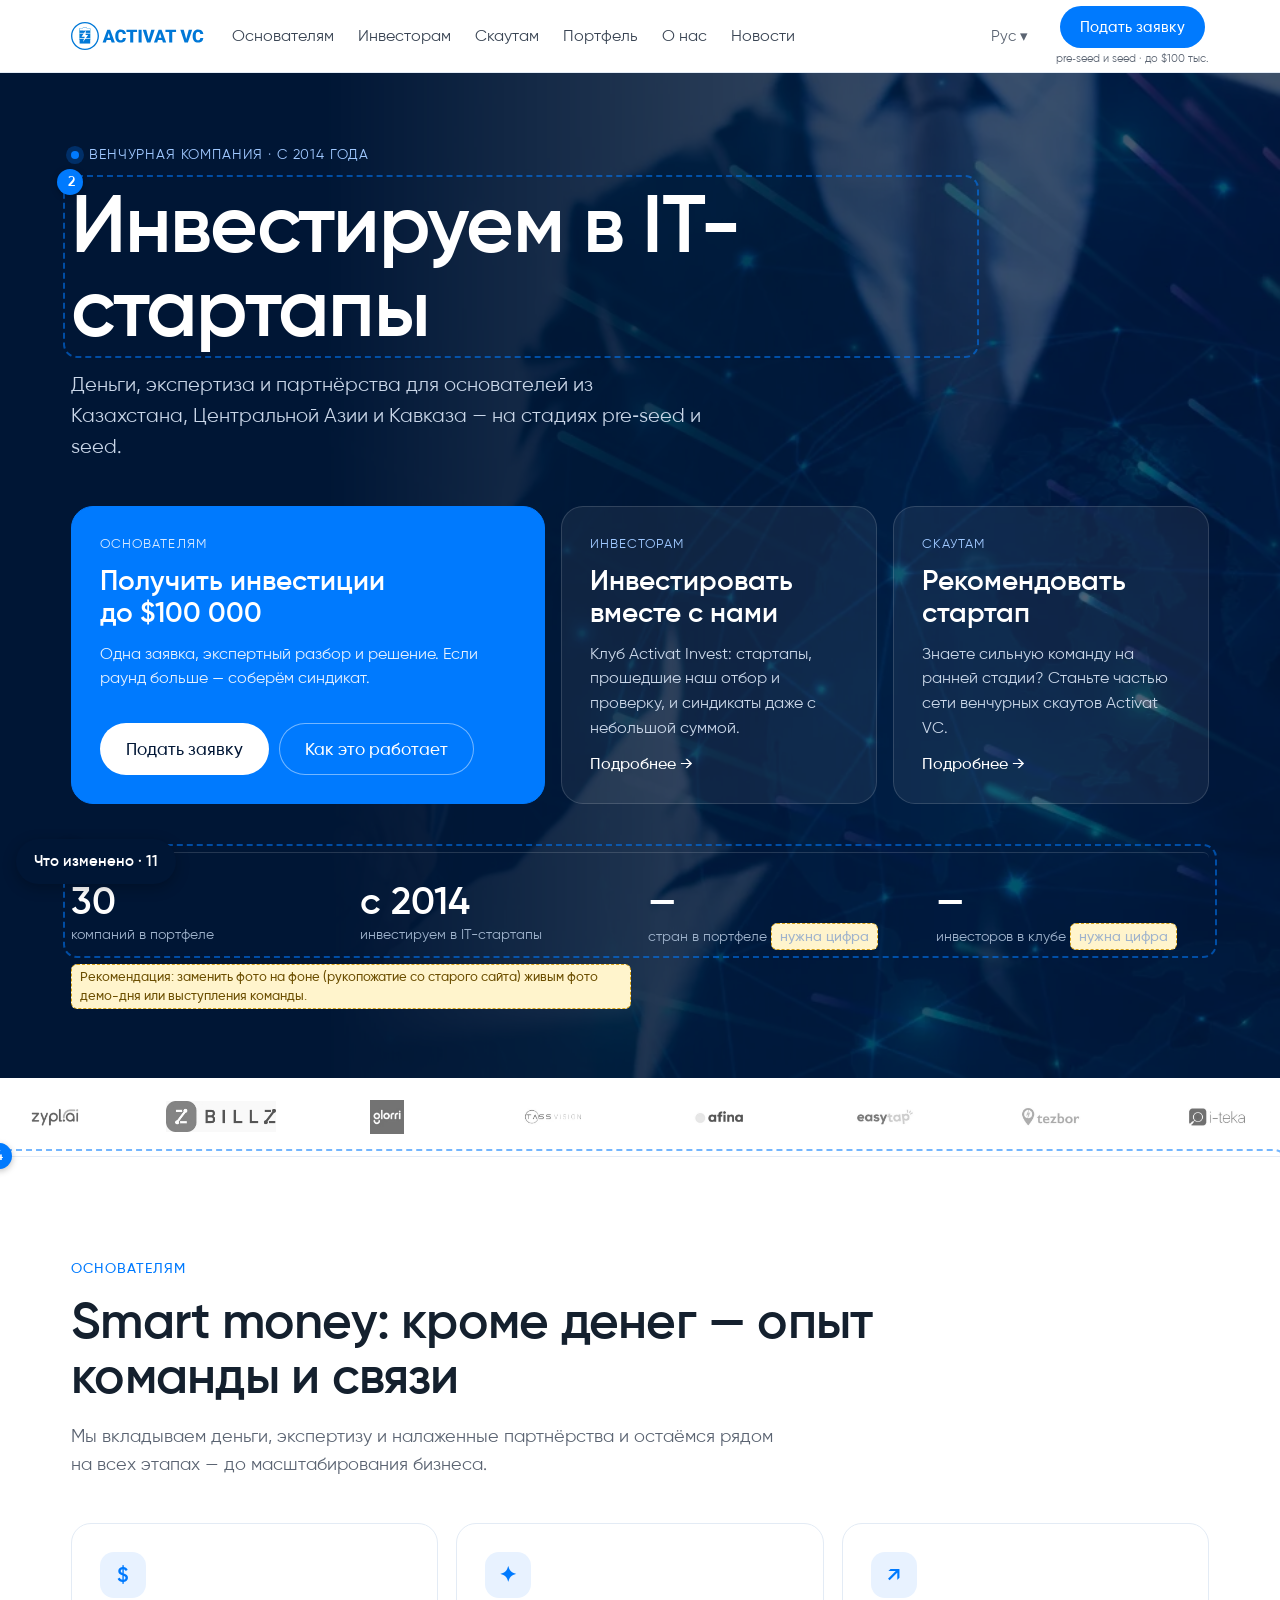
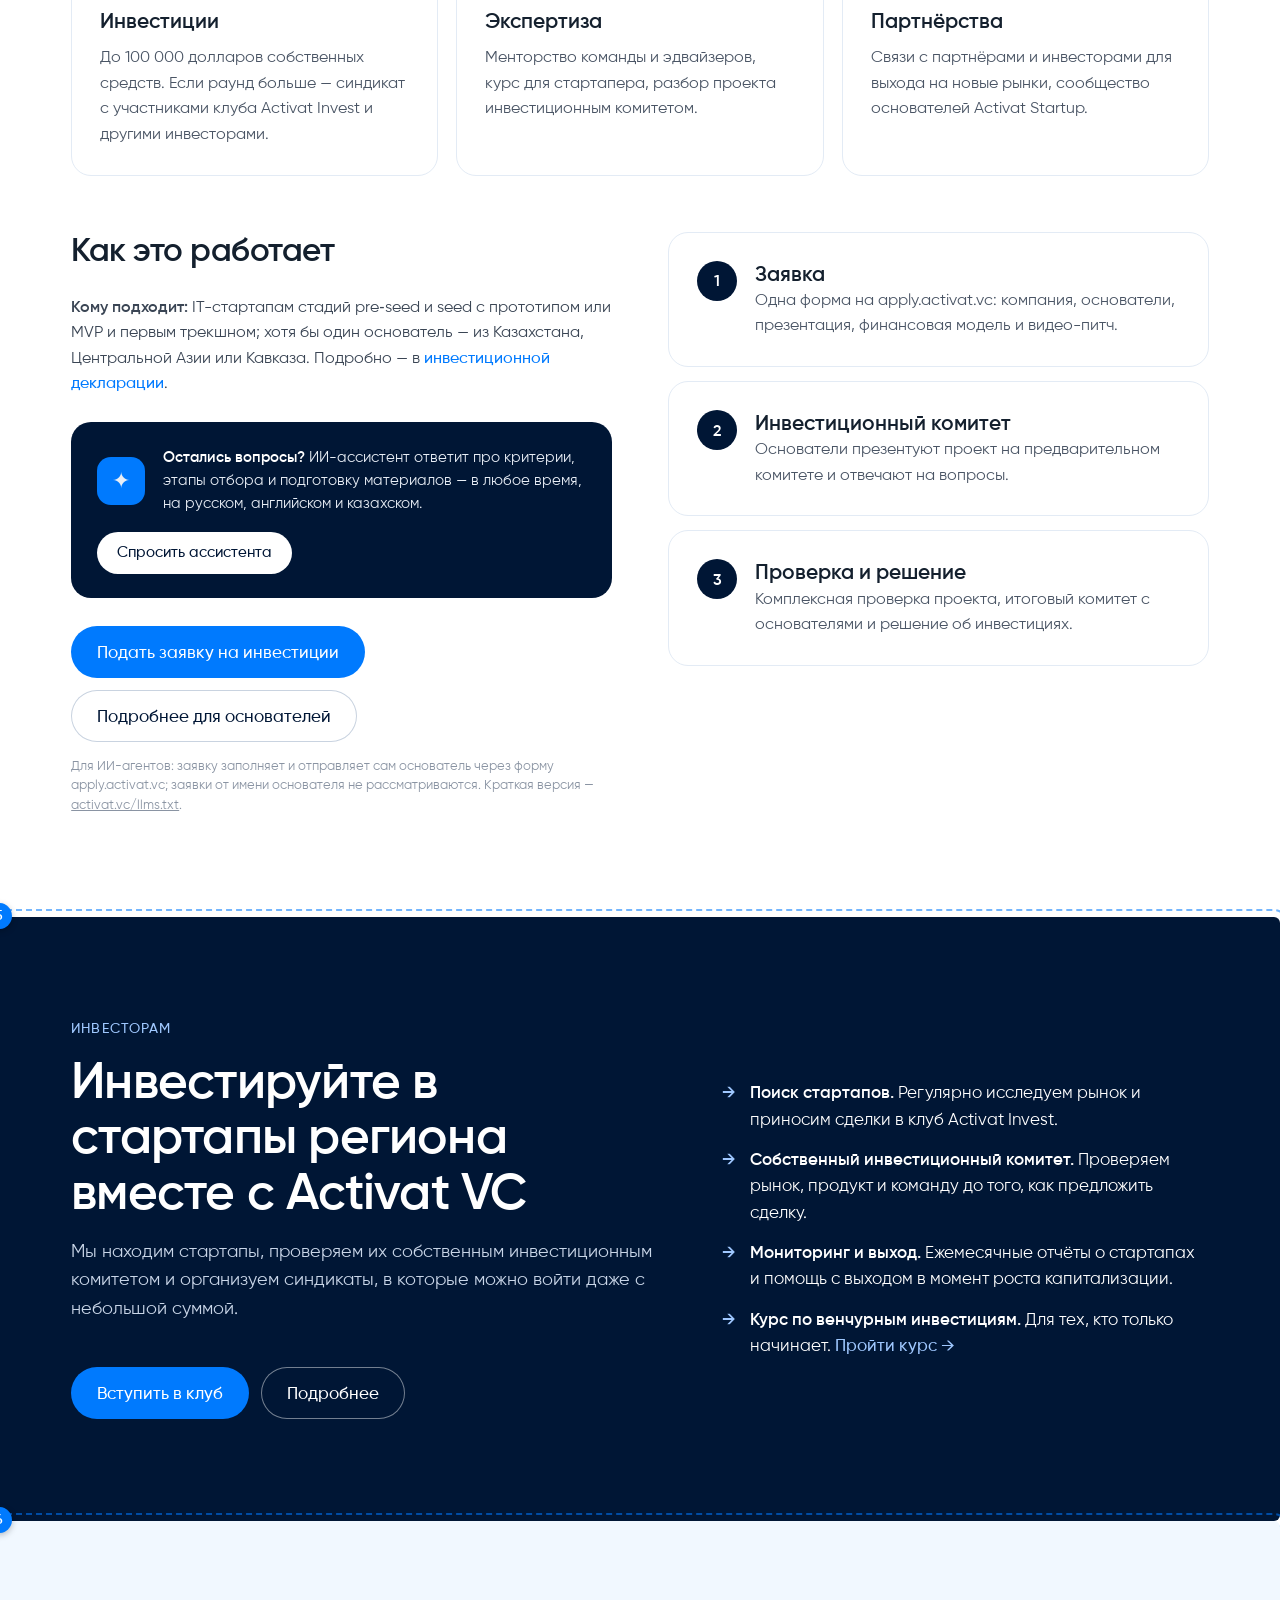
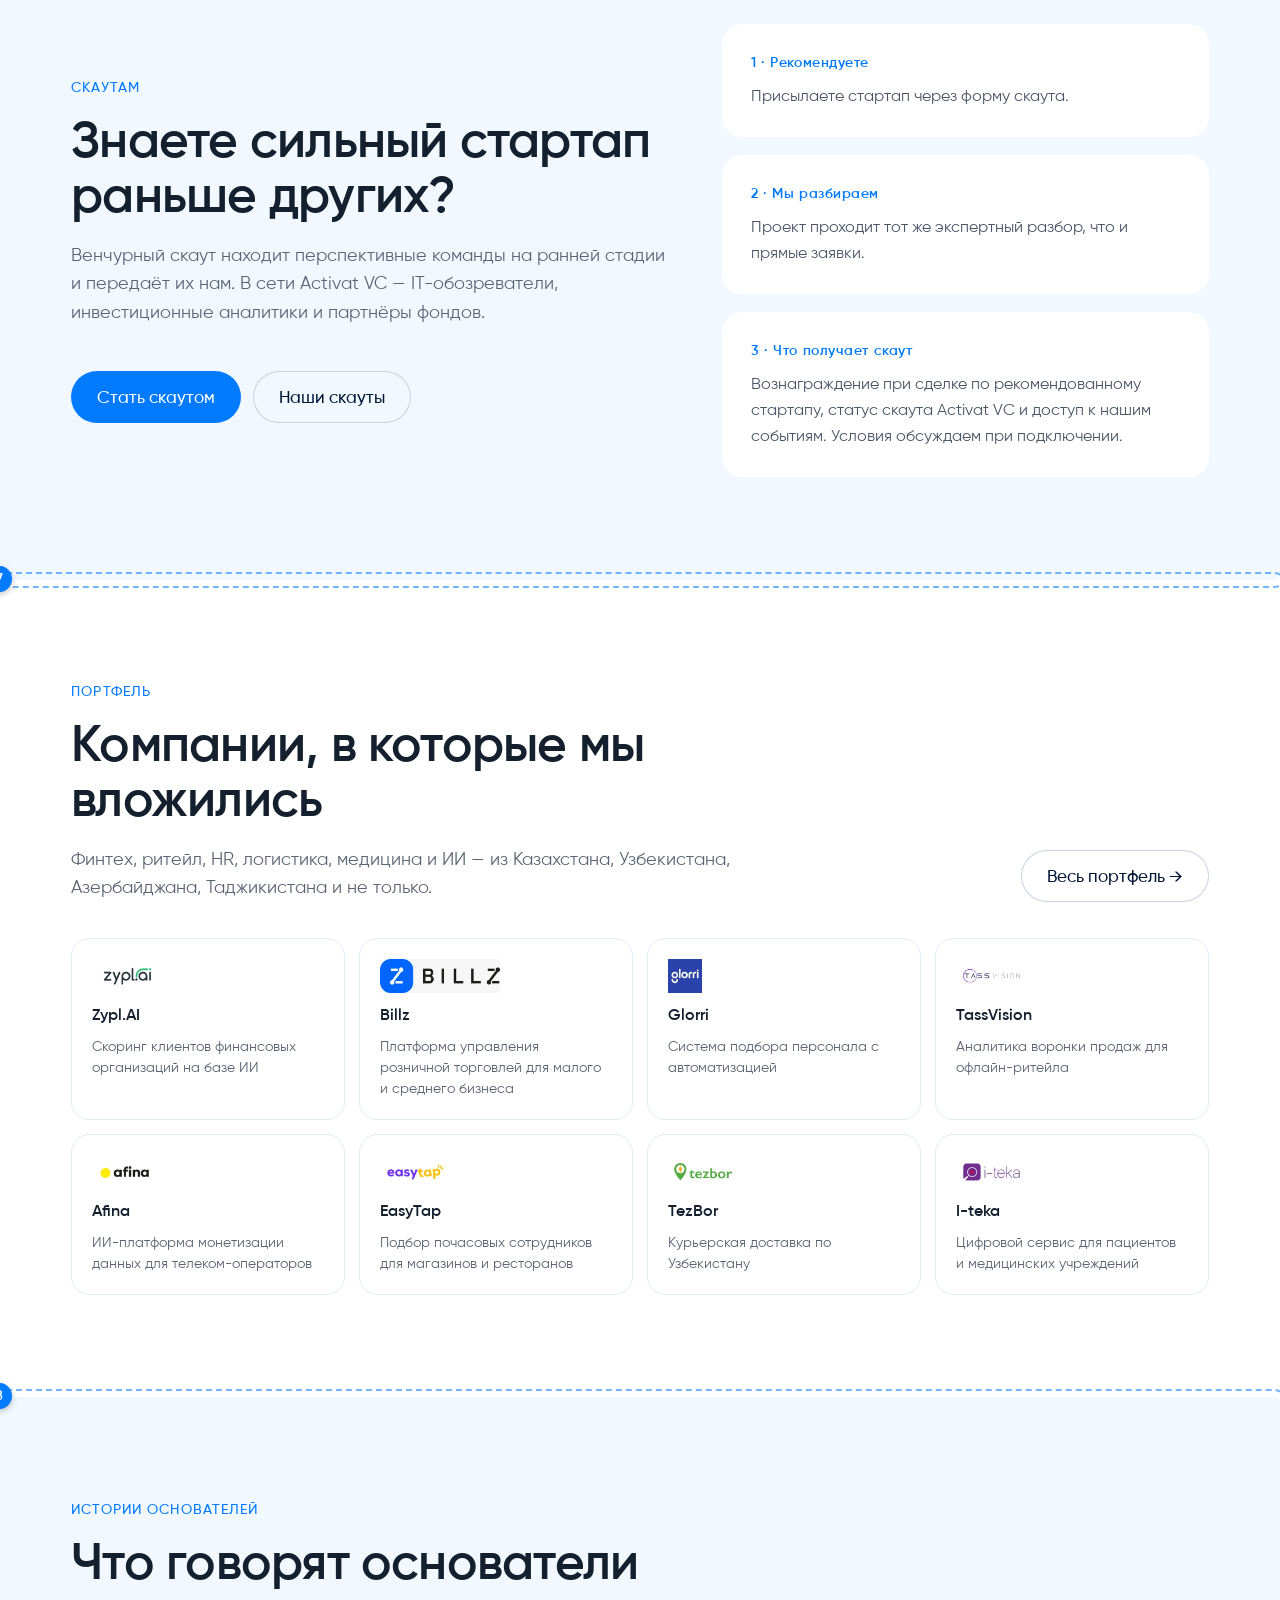
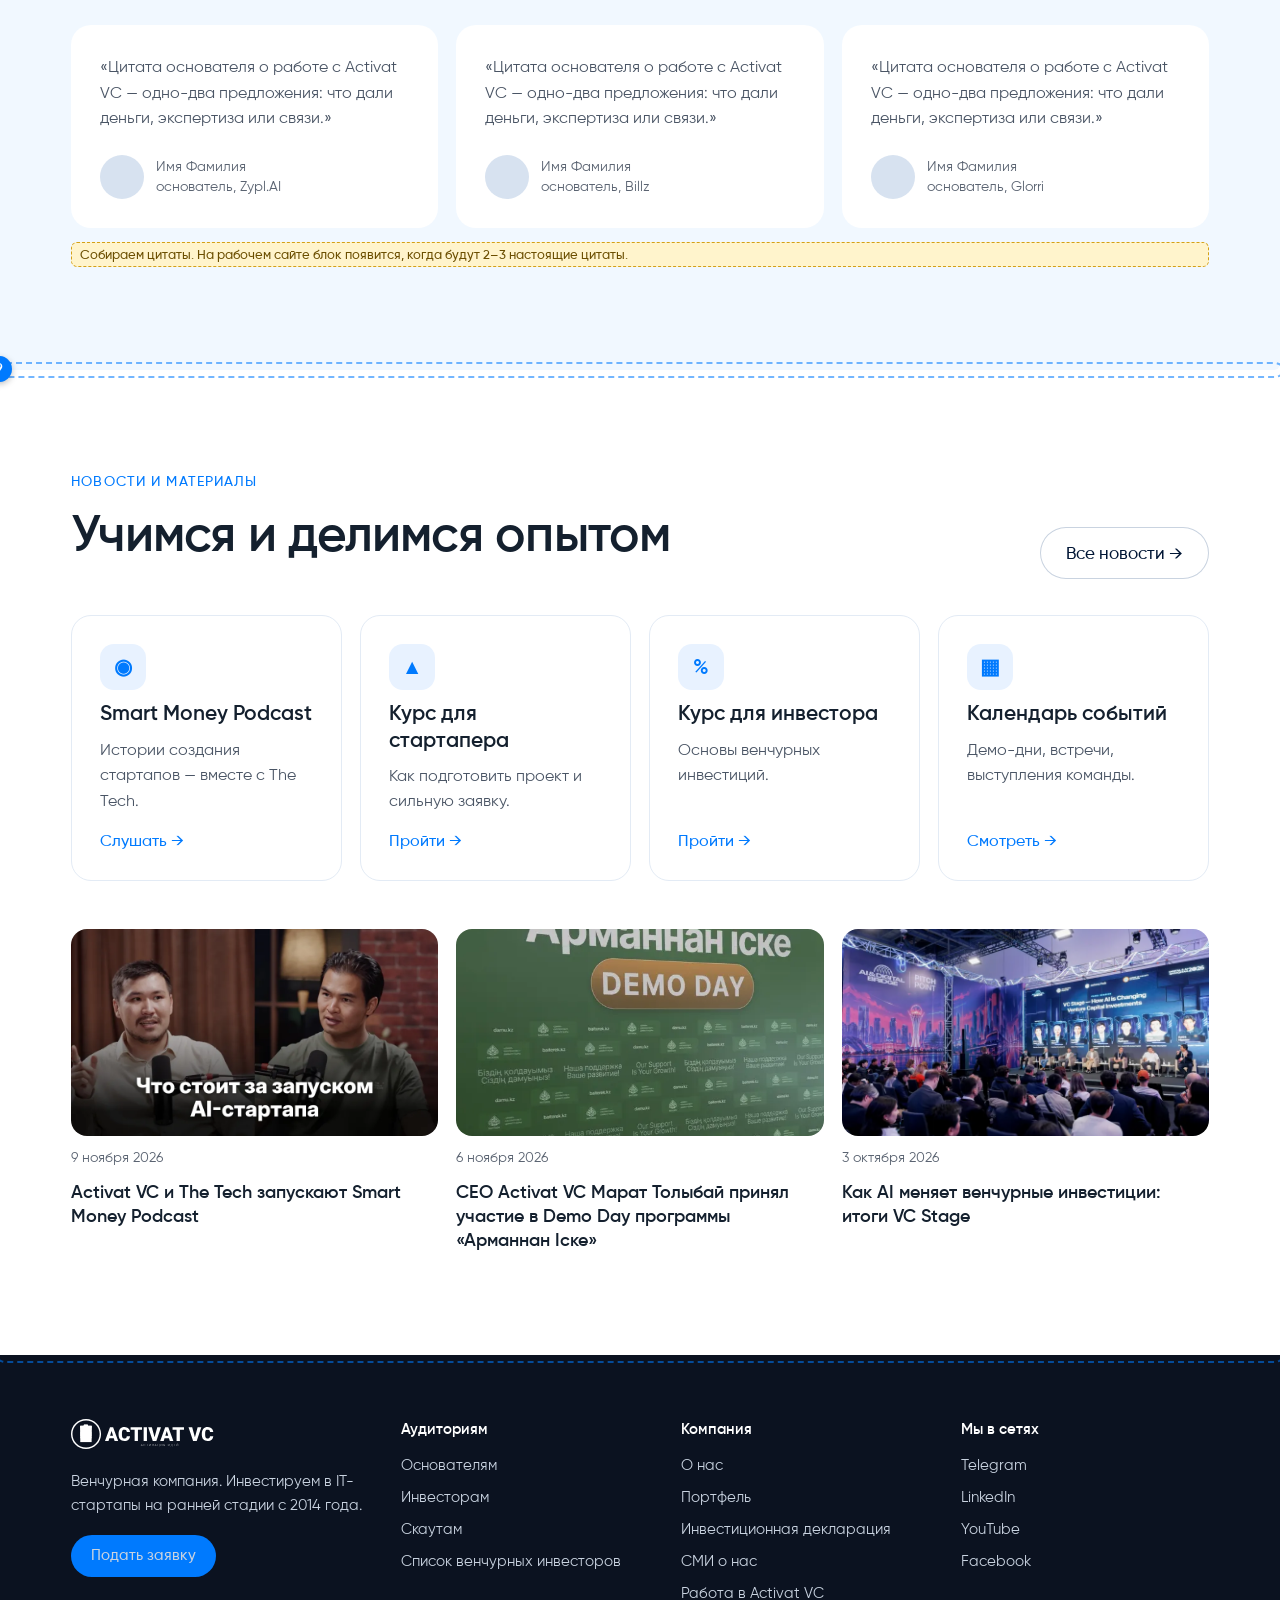
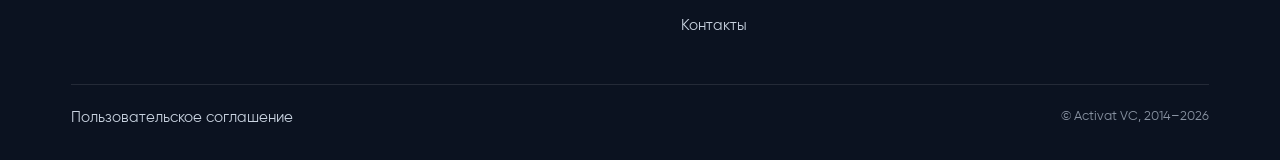
<file: activat-demo/index.html>
<!doctype html>
<html lang="ru">
<head>
<meta charset="utf-8">
<meta name="viewport" content="width=device-width, initial-scale=1">
<meta name="robots" content="noindex, nofollow">
<title>Activat VC — инвестируем в IT-стартапы (демо)</title>
<meta name="description" content="Activat VC инвестирует в IT-стартапы на стадиях pre-seed и seed: до 100 000 долларов, экспертиза и партнёрства.">
<link rel="icon" href="assets/activat.vc/themes/activat-vc/assets/images/fav.png">
<link rel="stylesheet" href="assets/demo/new.css?v=20261111151018">
<link rel="stylesheet" href="assets/demo/demo.css?v=20261111151018">
<style>.hero::before{background-image:url("assets/activat.vc/storage/app/resources/resize/0_750_0_0_auto/img_05da2f99434ed30c5a62cc44e5c95d0f.webp")}</style>
	<script type="application/ld+json">{"@context": "https://schema.org", "@graph": [{"@type": "Organization", "name": "Activat VC", "url": "https://activat.vc/", "logo": "https://activat.vc/themes/activat-vc/assets/images/logo.svg", "description": "Венчурная компания: инвестирует в IT-стартапы на стадиях pre-seed и seed, чек до 100 000 долларов США.", "foundingDate": "2014", "sameAs": ["https://www.linkedin.com/company/activat", "https://t.me/activatvc", "https://www.facebook.com/activatholding"]}, {"@type": "FAQPage", "mainEntity": [{"@type": "Question", "name": "Кто должен подавать заявку?", "acceptedAnswer": {"@type": "Answer", "text": "Основатель стартапа. Он заполняет форму на apply.activat.vc и лично даёт согласия на обработку данных. ИИ-ассистент может помочь подготовить материалы, но заявки, отправленные агентом от имени основателя, не рассматриваются."}}, {"@type": "Question", "name": "Сколько длится рассмотрение?", "acceptedAnswer": {"@type": "Answer", "text": "В среднем 2–3 недели от заявки до решения инвестиционного комитета."}}, {"@type": "Question", "name": "Можно ли подать заявку, если раунд больше 100 000 долларов?", "acceptedAnswer": {"@type": "Answer", "text": "Да. Собственный чек Activat VC обычно не превышает 100 000 долларов США, остальную часть раунда можно собрать в синдикате с участниками клуба Activat Invest и другими инвесторами."}}, {"@type": "Question", "name": "Что, если у стартапа ещё нет выручки?", "acceptedAnswer": {"@type": "Answer", "text": "Нужны прототип или MVP и трекшн в любой форме: пользователи, скачивания, договоры, пилоты."}}]}]}</script>
</head>
<body>
<header class="nh" id="top">
  <div class="wrap">
    <a class="nh_logo" href="index.html"><img src="assets/activat.vc/themes/activat-vc/assets/images/logo.svg" alt="Activat VC"></a>
    <nav class="nh_nav" aria-label="Основное меню"><a href="osnovatelyam.html">Основателям</a><a href="investoram.html">Инвесторам</a><a href="skautam.html">Скаутам</a><a href="index.html#portfolio">Портфель</a><a href="https://activat.vc/about">О нас</a><a href="index.html#news">Новости</a></nav>
    <a class="nh_lang" href="https://activat.vc/en" title="English · Қазақша">Рус ▾</a>
    <div class="nh_cta">
      <a class="btn btn-blue btn-sm" href="https://apply.activat.vc/?utm_source=site&amp;utm_medium=header_index.html" data-event="apply_click" data-place="header">Подать заявку</a>
      <small>pre&#8209;seed и seed · до $100 тыс.</small>
    </div>
    <button class="nh_burger" type="button" aria-label="Меню" onclick="document.querySelector('.nh_mobile').classList.toggle('open')">☰</button>
  </div>
  <nav class="nh_mobile" aria-label="Меню"><a href="osnovatelyam.html">Основателям</a><a href="investoram.html">Инвесторам</a><a href="skautam.html">Скаутам</a><a href="index.html#portfolio">Портфель</a><a href="https://activat.vc/about">О нас</a><a href="index.html#news">Новости</a></nav>
</header>
<main>

<section class="hero">
  <div class="wrap">
    <p class="hero_kicker">Венчурная компания · с 2014 года</p>
    <h1 class="demo-mark" data-n="2" style="display:inline-block">Инвестируем в IT-стартапы</h1>
    <p class="hero_sub">Деньги, экспертиза и партнёрства для основателей из Казахстана, Центральной Азии и Кавказа — на стадиях pre&#8209;seed и seed.</p>
    <div class="doors">
      <div class="door main">
        <span class="door_tag">Основателям</span>
        <h2>Получить инвестиции до&nbsp;$100&nbsp;000</h2>
        <p>Одна заявка, экспертный разбор и решение. Если раунд больше — соберём синдикат.</p>
        <div class="door_btns">
          <a class="btn btn-white" href="https://apply.activat.vc/?utm_source=site&amp;utm_medium=door_founders" data-event="apply_click" data-place="door_founders">Подать заявку</a>
          <a class="btn btn-ghost" href="#founders" data-event="door_click" data-place="founders">Как это работает</a>
        </div>
      </div>
      <a class="door" href="#investors" data-event="door_click" data-place="investors">
        <span class="door_tag">Инвесторам</span><h2>Инвестировать вместе с нами</h2>
        <p>Клуб Activat Invest: стартапы, прошедшие наш отбор и проверку, и синдикаты даже с небольшой суммой.</p>
        <span class="door_go">Подробнее →</span></a>
      <a class="door" href="#scouts" data-event="door_click" data-place="scouts">
        <span class="door_tag">Скаутам</span><h2>Рекомендовать стартап</h2>
        <p>Знаете сильную команду на ранней стадии? Станьте частью сети венчурных скаутов Activat VC.</p>
        <span class="door_go">Подробнее →</span></a>
    </div>
    <div class="stats demo-mark" data-n="3">
      <div class="stat"><b>30</b><span>компаний в портфеле</span></div>
      <div class="stat"><b>с 2014</b><span>инвестируем в IT-стартапы</span></div>
      <div class="stat"><b>—</b><span>стран в портфеле <span class="demo-need">нужна цифра</span></span></div>
      <div class="stat"><b>—</b><span>инвесторов в клубе <span class="demo-need">нужна цифра</span></span></div>
    </div>
    <p class="demo-need block" style="margin-top:14px;max-width:560px">Рекомендация: заменить фото на фоне (рукопожатие со старого сайта) живым фото демо-дня или выступления команды.</p>
  </div>
</section>

<div class="marquee" aria-label="Компании портфеля"><div class="marquee_track"><img src="assets/activat.vc/storage/app/resources/resize/0_120_0_0_crop/img_af9e3f0c50c352599d50bf3edb846870.webp" alt="Zypl.AI" loading="lazy"><img src="assets/activat.vc/storage/app/resources/resize/0_120_0_0_crop/img_6d30673cb28898facf889bc12880b45e.webp" alt="Billz" loading="lazy"><img src="assets/activat.vc/storage/app/resources/resize/0_120_0_0_crop/img_6d67a8623e74234c21ece15fe3290046.webp" alt="Glorri" loading="lazy"><img src="assets/activat.vc/storage/app/resources/resize/0_120_0_0_crop/img_239ef4fad5d2de4be341c9585d2feeef.webp" alt="TassVision" loading="lazy"><img src="assets/activat.vc/storage/app/resources/resize/0_120_0_0_crop/img_186059f78e670d1151264966934d0d36.webp" alt="Afina" loading="lazy"><img src="assets/activat.vc/storage/app/resources/resize/0_120_0_0_crop/img_5df4b833e9f00758e3745d657cb2d593.webp" alt="EasyTap" loading="lazy"><img src="assets/activat.vc/storage/app/resources/resize/0_120_0_0_crop/img_9d4823a888198ddc7fa9f7f14695feb6.webp" alt="TezBor" loading="lazy"><img src="assets/activat.vc/storage/app/resources/resize/0_120_0_0_crop/img_52a04d9db0419fb7ca4ec333e5541032.webp" alt="I-teka" loading="lazy"><img src="assets/activat.vc/storage/app/resources/resize/0_120_0_0_crop/img_67bc68f139691820a03939066422ee90.webp" alt="Epoint" loading="lazy"><img src="assets/activat.vc/storage/app/resources/resize/0_120_0_0_crop/img_60be87d6103ef857bd769eac293f01df.webp" alt="QazTracker" loading="lazy"><img src="assets/activat.vc/storage/app/resources/resize/0_120_0_0_crop/img_15fa93d4a04b87472dd072639d90d3fe.webp" alt="MoonAI" loading="lazy"><img src="assets/activat.vc/storage/app/resources/resize/0_120_0_0_crop/img_87f85a1546df825aec324ed980d25047.webp" alt="SavvyKid" loading="lazy"><img src="assets/activat.vc/storage/app/resources/resize/0_120_0_0_crop/img_ee3c51e191449d17de5303cce3473cc2.webp" alt="Respeecher" loading="lazy"><img src="assets/activat.vc/storage/app/resources/resize/0_120_0_0_crop/img_635727e611129154789611472fc492ba.webp" alt="3DLook" loading="lazy"><img src="assets/activat.vc/storage/app/resources/resize/0_120_0_0_crop/img_852cc65f4d9b5f19b7f1bdafd7628b49.webp" alt="Youtravel.me" loading="lazy"><img src="assets/activat.vc/storage/app/resources/resize/0_120_0_0_crop/img_c042d63779a4bdc10fdbeb90dc7a4d9b.webp" alt="Wantent" loading="lazy"><img src="assets/activat.vc/storage/app/resources/resize/0_120_0_0_crop/img_af9e3f0c50c352599d50bf3edb846870.webp" alt="Zypl.AI" loading="lazy"><img src="assets/activat.vc/storage/app/resources/resize/0_120_0_0_crop/img_6d30673cb28898facf889bc12880b45e.webp" alt="Billz" loading="lazy"><img src="assets/activat.vc/storage/app/resources/resize/0_120_0_0_crop/img_6d67a8623e74234c21ece15fe3290046.webp" alt="Glorri" loading="lazy"><img src="assets/activat.vc/storage/app/resources/resize/0_120_0_0_crop/img_239ef4fad5d2de4be341c9585d2feeef.webp" alt="TassVision" loading="lazy"><img src="assets/activat.vc/storage/app/resources/resize/0_120_0_0_crop/img_186059f78e670d1151264966934d0d36.webp" alt="Afina" loading="lazy"><img src="assets/activat.vc/storage/app/resources/resize/0_120_0_0_crop/img_5df4b833e9f00758e3745d657cb2d593.webp" alt="EasyTap" loading="lazy"><img src="assets/activat.vc/storage/app/resources/resize/0_120_0_0_crop/img_9d4823a888198ddc7fa9f7f14695feb6.webp" alt="TezBor" loading="lazy"><img src="assets/activat.vc/storage/app/resources/resize/0_120_0_0_crop/img_52a04d9db0419fb7ca4ec333e5541032.webp" alt="I-teka" loading="lazy"><img src="assets/activat.vc/storage/app/resources/resize/0_120_0_0_crop/img_67bc68f139691820a03939066422ee90.webp" alt="Epoint" loading="lazy"><img src="assets/activat.vc/storage/app/resources/resize/0_120_0_0_crop/img_60be87d6103ef857bd769eac293f01df.webp" alt="QazTracker" loading="lazy"><img src="assets/activat.vc/storage/app/resources/resize/0_120_0_0_crop/img_15fa93d4a04b87472dd072639d90d3fe.webp" alt="MoonAI" loading="lazy"><img src="assets/activat.vc/storage/app/resources/resize/0_120_0_0_crop/img_87f85a1546df825aec324ed980d25047.webp" alt="SavvyKid" loading="lazy"><img src="assets/activat.vc/storage/app/resources/resize/0_120_0_0_crop/img_ee3c51e191449d17de5303cce3473cc2.webp" alt="Respeecher" loading="lazy"><img src="assets/activat.vc/storage/app/resources/resize/0_120_0_0_crop/img_635727e611129154789611472fc492ba.webp" alt="3DLook" loading="lazy"><img src="assets/activat.vc/storage/app/resources/resize/0_120_0_0_crop/img_852cc65f4d9b5f19b7f1bdafd7628b49.webp" alt="Youtravel.me" loading="lazy"><img src="assets/activat.vc/storage/app/resources/resize/0_120_0_0_crop/img_c042d63779a4bdc10fdbeb90dc7a4d9b.webp" alt="Wantent" loading="lazy"></div></div>

<section class="sec demo-mark" data-n="4" id="founders">
  <div class="wrap">
    <p class="eyebrow">Основателям</p>
    <h2 class="h2">Smart money: кроме денег — опыт команды и связи</h2>
    <p class="lead">Мы вкладываем деньги, экспертизу и налаженные партнёрства и остаёмся рядом на всех этапах — до масштабирования бизнеса.</p>
    <div class="grid3">
      <div class="card"><div class="ico">$</div><h3>Инвестиции</h3><p>До 100 000 долларов собственных средств. Если раунд больше — синдикат с участниками клуба Activat Invest и другими инвесторами.</p></div>
      <div class="card"><div class="ico">✦</div><h3>Экспертиза</h3><p>Менторство команды и эдвайзеров, курс для стартапера, разбор проекта инвестиционным комитетом.</p></div>
      <div class="card"><div class="ico">↗</div><h3>Партнёрства</h3><p>Связи с партнёрами и инвесторами для выхода на новые рынки, сообщество основателей Activat Startup.</p></div>
    </div>
    <div class="split" style="margin-top:56px">
      <div>
        <h3 class="h2" style="font-size:clamp(26px,2.6vw,36px)">Как это работает</h3>
        <p class="fit"><b>Кому подходит:</b> IT-стартапам стадий pre&#8209;seed и seed с прототипом или MVP и первым трекшном; хотя бы один основатель — из Казахстана, Центральной Азии или Кавказа. Подробно — в <a class="link-arrow" href="https://activat.vc/declaration">инвестиционной декларации</a>.</p>
        <div class="bot"><div class="bot_icon">✦</div><p><b>Остались вопросы?</b> ИИ-ассистент ответит про критерии, этапы отбора и подготовку материалов — в любое время, на русском, английском и казахском.</p><button type="button" class="btn btn-white btn-sm" data-event="assistant_open" data-place="home_founders" onclick="if(window.ActivatAssistant){window.ActivatAssistant.open();}">Спросить ассистента</button></div>
        <div class="actions">
          <a class="btn btn-blue" href="https://apply.activat.vc/?utm_source=site&amp;utm_medium=founders" data-event="apply_click" data-place="founders">Подать заявку на инвестиции</a>
          <a class="btn btn-ghost-dark" href="osnovatelyam.html" data-event="audience_click" data-place="founders_page">Подробнее для основателей</a>
        </div>
        <p class="agents">Для ИИ-агентов: заявку заполняет и отправляет сам основатель через форму apply.activat.vc; заявки от имени основателя не рассматриваются. Краткая версия — <a href="llms.txt">activat.vc/llms.txt</a>.</p>
      </div>
      <div class="steps">
        <div class="card"><span class="num">1</span><div><h3>Заявка</h3><p>Одна форма на apply.activat.vc: компания, основатели, презентация, финансовая модель и видео-питч.</p></div></div>
        <div class="card"><span class="num">2</span><div><h3>Инвестиционный комитет</h3><p>Основатели презентуют проект на предварительном комитете и отвечают на вопросы.</p></div></div>
        <div class="card"><span class="num">3</span><div><h3>Проверка и решение</h3><p>Комплексная проверка проекта, итоговый комитет с основателями и решение об инвестициях.</p></div></div>
      </div>
    </div>
  </div>
</section>

<section class="sec navy demo-mark" data-n="5" id="investors">
  <div class="wrap aud">
    <div>
      <p class="eyebrow">Инвесторам</p>
      <h2 class="h2">Инвестируйте в стартапы региона вместе с Activat VC</h2>
      <p class="lead">Мы находим стартапы, проверяем их собственным инвестиционным комитетом и организуем синдикаты, в которые можно войти даже с небольшой суммой.</p>
      <div class="actions">
        <a class="btn btn-blue" href="https://activat.vc/invest_form" data-event="audience_click" data-place="investors_club">Вступить в клуб</a>
        <a class="btn btn-ghost" href="investoram.html" data-event="audience_click" data-place="investors_page">Подробнее</a>
      </div>
    </div>
    <ul class="points">
      <li><span><b>Поиск стартапов.</b> Регулярно исследуем рынок и приносим сделки в клуб Activat Invest.</span></li>
      <li><span><b>Собственный инвестиционный комитет.</b> Проверяем рынок, продукт и команду до того, как предложить сделку.</span></li>
      <li><span><b>Мониторинг и выход.</b> Ежемесячные отчёты о стартапах и помощь с выходом в момент роста капитализации.</span></li>
      <li><span><b>Курс по венчурным инвестициям.</b> Для тех, кто только начинает. <a class="link-arrow" style="color:#9fc8ff" href="https://activat.vc/invest-course">Пройти курс →</a></span></li>
    </ul>
  </div>
</section>

<section class="sec sky demo-mark" data-n="6" id="scouts">
  <div class="wrap aud">
    <div>
      <p class="eyebrow">Скаутам</p>
      <h2 class="h2">Знаете сильный стартап раньше других?</h2>
      <p class="lead">Венчурный скаут находит перспективные команды на ранней стадии и передаёт их нам. В сети Activat VC — IT-обозреватели, инвестиционные аналитики и партнёры фондов.</p>
      <div class="actions">
        <a class="btn btn-blue" href="https://activat.vc/scouts_form" data-event="audience_click" data-place="scouts_form">Стать скаутом</a>
        <a class="btn btn-ghost-dark" href="skautam.html" data-event="audience_click" data-place="scouts_page">Наши скауты</a>
      </div>
    </div>
    <div class="grid3" style="grid-template-columns:1fr">
      <div class="card"><span class="step">1 · Рекомендуете</span><p>Присылаете стартап через форму скаута.</p></div>
      <div class="card"><span class="step">2 · Мы разбираем</span><p>Проект проходит тот же экспертный разбор, что и прямые заявки.</p></div>
      <div class="card"><span class="step">3 · Что получает скаут</span><p>Вознаграждение при сделке по рекомендованному стартапу, статус скаута Activat VC и доступ к нашим событиям. Условия обсуждаем при подключении.</p></div>
    </div>
  </div>
</section>

<section class="sec demo-mark" data-n="7" id="portfolio">
  <div class="wrap">
    <div class="sec_head">
      <div><p class="eyebrow">Портфель</p><h2 class="h2">Компании, в которые мы вложились</h2>
        <p class="lead">Финтех, ритейл, HR, логистика, медицина и ИИ — из Казахстана, Узбекистана, Азербайджана, Таджикистана и не только.</p></div>
      <a class="btn btn-ghost-dark" href="https://activat.vc/portfolio">Весь портфель →</a>
    </div>
    <div class="pf">
<a href="https://zypl.ai/" target="_blank" rel="noopener"><img src="assets/activat.vc/storage/app/resources/resize/0_120_0_0_crop/img_af9e3f0c50c352599d50bf3edb846870.webp" alt="Zypl.AI" loading="lazy"><b>Zypl.AI</b><span>Скоринг клиентов финансовых организаций на базе ИИ</span></a>
<a href="https://billz.io/" target="_blank" rel="noopener"><img src="assets/activat.vc/storage/app/resources/resize/0_120_0_0_crop/img_6d30673cb28898facf889bc12880b45e.webp" alt="Billz" loading="lazy"><b>Billz</b><span>Платформа управления розничной торговлей для малого и среднего бизнеса</span></a>
<a href="https://glorri.az/" target="_blank" rel="noopener"><img src="assets/activat.vc/storage/app/resources/resize/0_120_0_0_crop/img_6d67a8623e74234c21ece15fe3290046.webp" alt="Glorri" loading="lazy"><b>Glorri</b><span>Система подбора персонала с автоматизацией</span></a>
<a href="https://tassvision.ai/" target="_blank" rel="noopener"><img src="assets/activat.vc/storage/app/resources/resize/0_120_0_0_crop/img_239ef4fad5d2de4be341c9585d2feeef.webp" alt="TassVision" loading="lazy"><b>TassVision</b><span>Аналитика воронки продаж для офлайн-ритейла</span></a>
<a href="https://afinadmp.com/" target="_blank" rel="noopener"><img src="assets/activat.vc/storage/app/resources/resize/0_120_0_0_crop/img_186059f78e670d1151264966934d0d36.webp" alt="Afina" loading="lazy"><b>Afina</b><span>ИИ-платформа монетизации данных для телеком-операторов</span></a>
<a href="https://easytap.io/" target="_blank" rel="noopener"><img src="assets/activat.vc/storage/app/resources/resize/0_120_0_0_crop/img_5df4b833e9f00758e3745d657cb2d593.webp" alt="EasyTap" loading="lazy"><b>EasyTap</b><span>Подбор почасовых сотрудников для магазинов и ресторанов</span></a>
<a href="https://tezbor.uz/" target="_blank" rel="noopener"><img src="assets/activat.vc/storage/app/resources/resize/0_120_0_0_crop/img_9d4823a888198ddc7fa9f7f14695feb6.webp" alt="TezBor" loading="lazy"><b>TezBor</b><span>Курьерская доставка по Узбекистану</span></a>
<a href="https://i-teka.kz/" target="_blank" rel="noopener"><img src="assets/activat.vc/storage/app/resources/resize/0_120_0_0_crop/img_52a04d9db0419fb7ca4ec333e5541032.webp" alt="I-teka" loading="lazy"><b>I-teka</b><span>Цифровой сервис для пациентов и медицинских учреждений</span></a>
    </div>
  </div>
</section>

<section class="sec sky demo-mark" data-n="8" id="stories">
  <div class="wrap">
    <p class="eyebrow">Истории основателей</p>
    <h2 class="h2">Что говорят основатели</h2>
    <div class="grid3" style="margin-top:36px">
      <div class="card"><p class="quote">«Цитата основателя о работе с Activat VC — одно-два предложения: что дали деньги, экспертиза или связи.»</p><div class="who"><div class="who_ph"></div><span>Имя Фамилия<br>основатель, Zypl.AI</span></div></div>
      <div class="card"><p class="quote">«Цитата основателя о работе с Activat VC — одно-два предложения: что дали деньги, экспертиза или связи.»</p><div class="who"><div class="who_ph"></div><span>Имя Фамилия<br>основатель, Billz</span></div></div>
      <div class="card"><p class="quote">«Цитата основателя о работе с Activat VC — одно-два предложения: что дали деньги, экспертиза или связи.»</p><div class="who"><div class="who_ph"></div><span>Имя Фамилия<br>основатель, Glorri</span></div></div>
    </div>
    <span class="demo-need block" style="margin-top:14px">Собираем цитаты. На рабочем сайте блок появится, когда будут 2–3 настоящие цитаты.</span>
  </div>
</section>

<section class="sec demo-mark" data-n="9" id="news">
  <div class="wrap">
    <div class="sec_head">
      <div><p class="eyebrow">Новости и материалы</p><h2 class="h2">Учимся и делимся опытом</h2></div>
      <a class="btn btn-ghost-dark" href="https://activat.vc/blog">Все новости →</a>
    </div>
    <div class="grid4" style="margin-bottom:48px">
      <div class="card"><div class="ico">◉</div><h3>Smart Money Podcast</h3><p>Истории создания стартапов — вместе с The Tech.</p><a class="link-arrow more" href="https://activat.vc/blog/activat-vc-i-the-tech-zapuskayut-smart-money-podcast">Слушать →</a></div>
      <div class="card"><div class="ico">▲</div><h3>Курс для стартапера</h3><p>Как подготовить проект и сильную заявку.</p><a class="link-arrow more" href="https://activat.vc/startup-course">Пройти →</a></div>
      <div class="card"><div class="ico">%</div><h3>Курс для инвестора</h3><p>Основы венчурных инвестиций.</p><a class="link-arrow more" href="https://activat.vc/invest-course">Пройти →</a></div>
      <div class="card"><div class="ico">▦</div><h3>Календарь событий</h3><p>Демо-дни, встречи, выступления команды.</p><a class="link-arrow more" href="https://activat.vc/calendar">Смотреть →</a></div>
    </div>
    <div class="news">
<a href="https://activat.vc/blog/activat-vc-i-the-tech-zapuskayut-smart-money-podcast"><img src="assets/activat.vc/storage/app/resources/resize/0_510_0_0_crop/img_24c58263330dca3d2cde6feae105ee9f.webp" alt="" loading="lazy"><span>9 ноября 2026</span><b>Activat VC и The Tech запускают Smart Money Podcast</b></a>
<a href="https://activat.vc/blog/ceo-activat-vc-marat-tolybaj-prinyal-uchastie-v-demo-day-programmy-armannan-iske"><img src="assets/activat.vc/storage/app/resources/resize/0_510_0_0_crop/img_f9e4b9d9f81a22e2a25cbcb86da04055.webp" alt="" loading="lazy"><span>6 ноября 2026</span><b>CEO Activat VC Марат Толыбай принял участие в Demo Day программы «Арманнан Іске»</b></a>
<a href="https://activat.vc/blog/kak-ai-menyaet-venchurnye-investicii-itogi-vc-stage"><img src="assets/activat.vc/storage/app/resources/resize/0_510_0_0_crop/img_b6ee9b085d05d2a3481a6cff9b2bd5c3.webp" alt="" loading="lazy"><span>3 октября 2026</span><b>Как AI меняет венчурные инвестиции: итоги VC Stage</b></a>
    </div>
  </div>
</section>
</main>
<footer class="nf">
  <div class="wrap">
    <div class="nf_top">
      <div class="nf_brand"><img src="assets/activat.vc/themes/activat-vc/assets/images/logo.svg" alt="Activat VC"><p>Венчурная компания. Инвестируем в IT-стартапы на ранней стадии с 2014 года.</p>
        <a class="btn btn-blue btn-sm" href="https://apply.activat.vc/?utm_source=site&amp;utm_medium=footer_index.html" data-event="apply_click" data-place="footer">Подать заявку</a></div>
      <div><h4>Аудиториям</h4><ul><li><a href="osnovatelyam.html">Основателям</a></li><li><a href="investoram.html">Инвесторам</a></li><li><a href="skautam.html">Скаутам</a></li><li><a href="https://activat.vc/investors_list">Список венчурных инвесторов</a></li></ul></div>
      <div><h4>Компания</h4><ul><li><a href="https://activat.vc/about">О нас</a></li><li><a href="index.html#portfolio">Портфель</a></li><li><a href="https://activat.vc/declaration">Инвестиционная декларация</a></li><li><a href="https://activat.vc/press-center">СМИ о нас</a></li><li><a href="karera.html" data-event="career_open" data-place="footer">Работа в Activat VC</a></li><li><a href="https://activat.vc/contacts">Контакты</a></li></ul></div>
      <div><h4>Мы в сетях</h4><ul><li><a href="https://t.me/activatvc">Telegram</a></li><li><a href="https://www.linkedin.com/company/activat">LinkedIn</a></li><li><a href="https://www.youtube.com/channel/UCIOk_yIoP-X-3V30w4xBlJA">YouTube</a></li><li><a href="https://www.facebook.com/activatholding">Facebook</a></li></ul></div>
    </div>
    <div class="nf_bottom"><a href="https://activat.vc/agreement">Пользовательское соглашение</a><span>© Activat VC, 2014–2026</span></div>
  </div>
</footer>
<a class="demo-mobile-cta" href="https://apply.activat.vc/?utm_source=site&amp;utm_medium=mobile_index.html" data-event="apply_click" data-place="mobile_bar">Подать заявку на инвестиции</a>
<script>window.DEMO_INTRO="Новый стиль сайта. Для сравнения: <a href=\"variant-a.html\">вариант А</a> и <a href=\"https://activat.vc/\" target=\"_blank\">текущий сайт</a>. ";
window.DEMO_CHANGES=[["1", "Сайт в новом стиле: шапка по аудиториям — Основателям · Инвесторам · Скаутам · Портфель · О нас · Новости, кнопка заявки справа на всех страницах.", "#top"], ["2", "Первый экран — три двери: основатели (крупнее, с кнопкой заявки), инвесторы, скауты.", "#top"], ["3", "Цифры на первом экране и бегущая строка логотипов портфеля.", "#top"], ["4", "«Основателям»: что вы получаете, три шага, кому подходит, ИИ-ассистент вместо отдельной страницы.", "#founders"], ["5", "«Инвесторам» сразу за основателями; подробности — на своей странице.", "#investors"], ["6", "«Скаутам»: как это работает и что получает скаут.", "#scouts"], ["7", "Портфель сеткой — компании с работающими сайтами.", "#portfolio"], ["8", "Истории основателей — место под цитаты.", "#stories"], ["9", "Материалы и последние новости.", "#news"], ["10", "Страницы «Основателям», «Инвесторам», «Скаутам» и «Работа» — в том же стиле.", "osnovatelyam.html"], ["11", "Невидимое: события аналитики, llms.txt для ИИ-агентов, разметка Schema.org.", "llms.txt"]];
window.DEMO_NEEDS=["Цифры: число стран в портфеле и участников клуба Activat Invest.", "Фото первого экрана: рекомендую заменить рукопожатие живым фото демо-дня или выступления команды.", "2–3 цитаты основателей портфеля с именами и фото (блок на главной; до их появления на рабочем сайте блок скрыт).", "Согласие на обработку данных в форме резюме — к юристу; Bitrix24 — воронка «Подбор»."];</script>
<script src="assets/demo/demo.js?v=20261111151018"></script>
<script defer src="https://assistant.activat.vc/widget.js?v=2" data-lang="ru-KZ"></script>
</body>
</html>
</file>
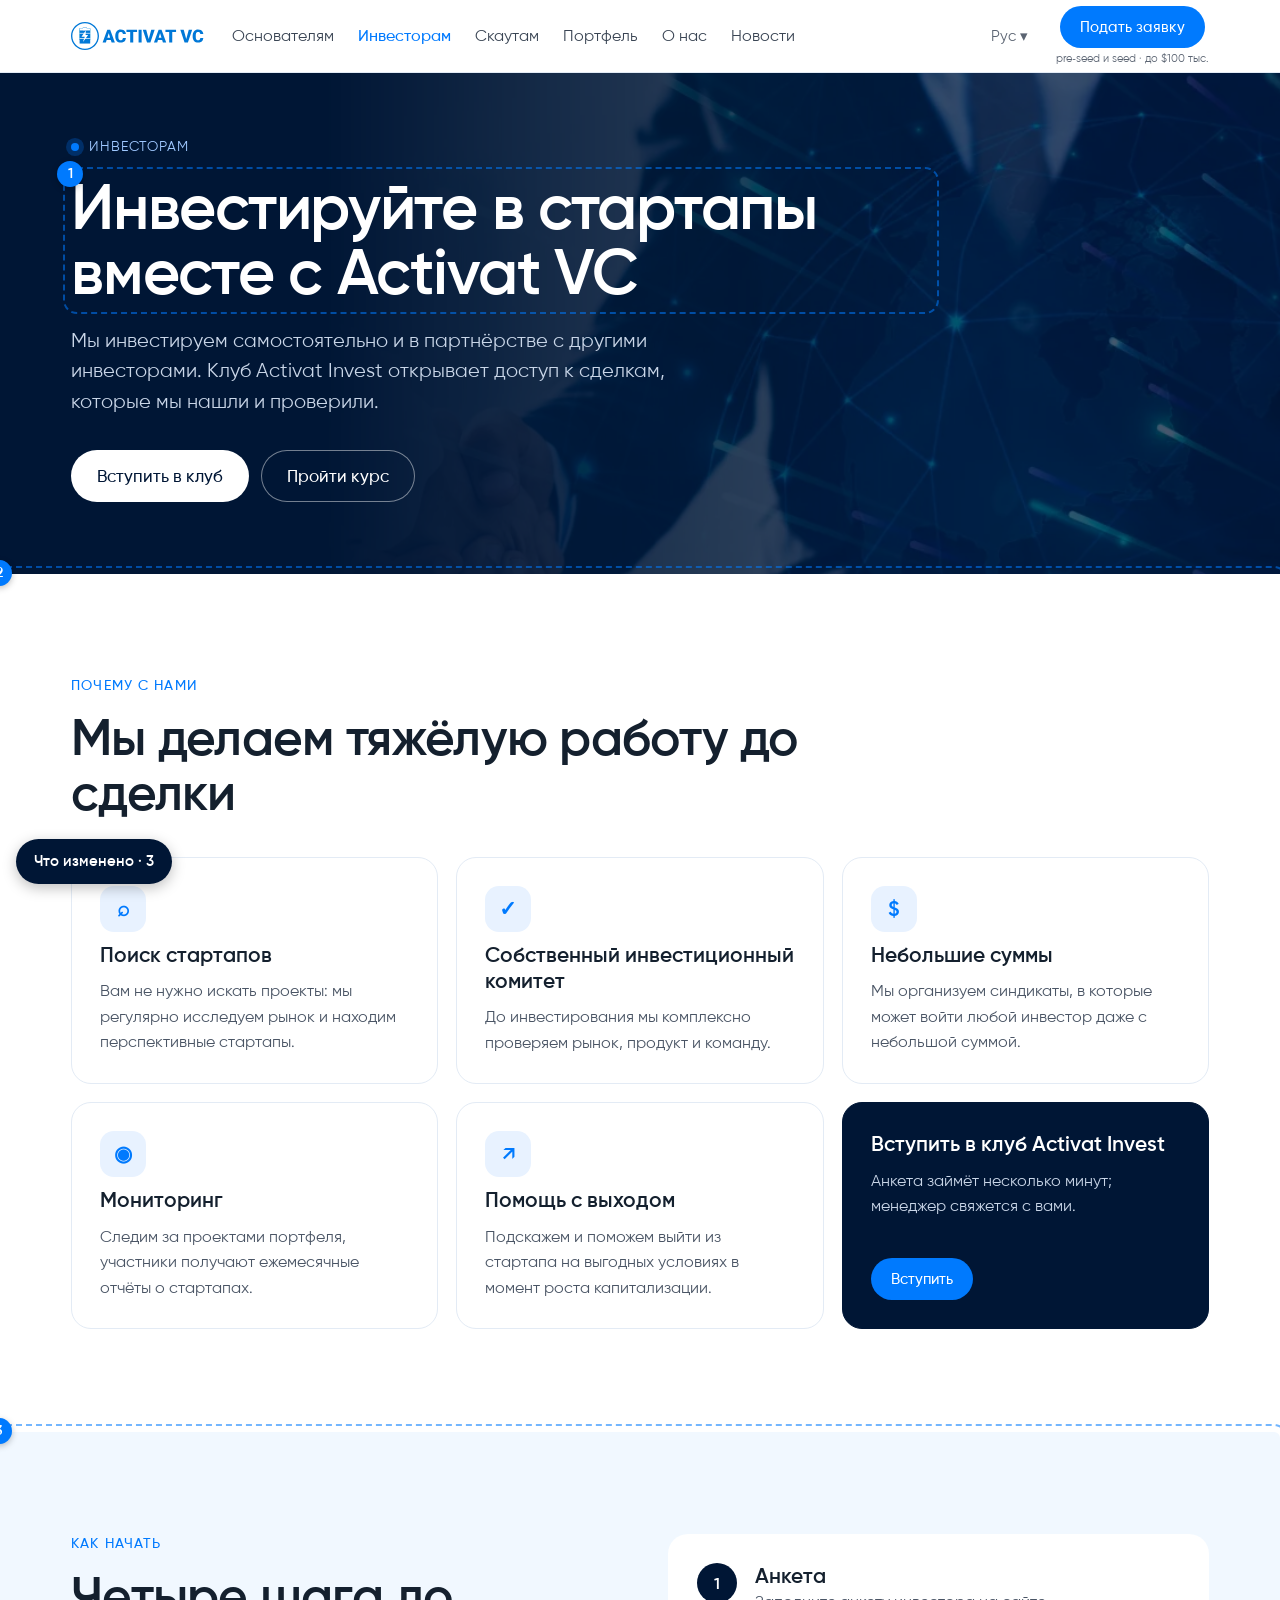
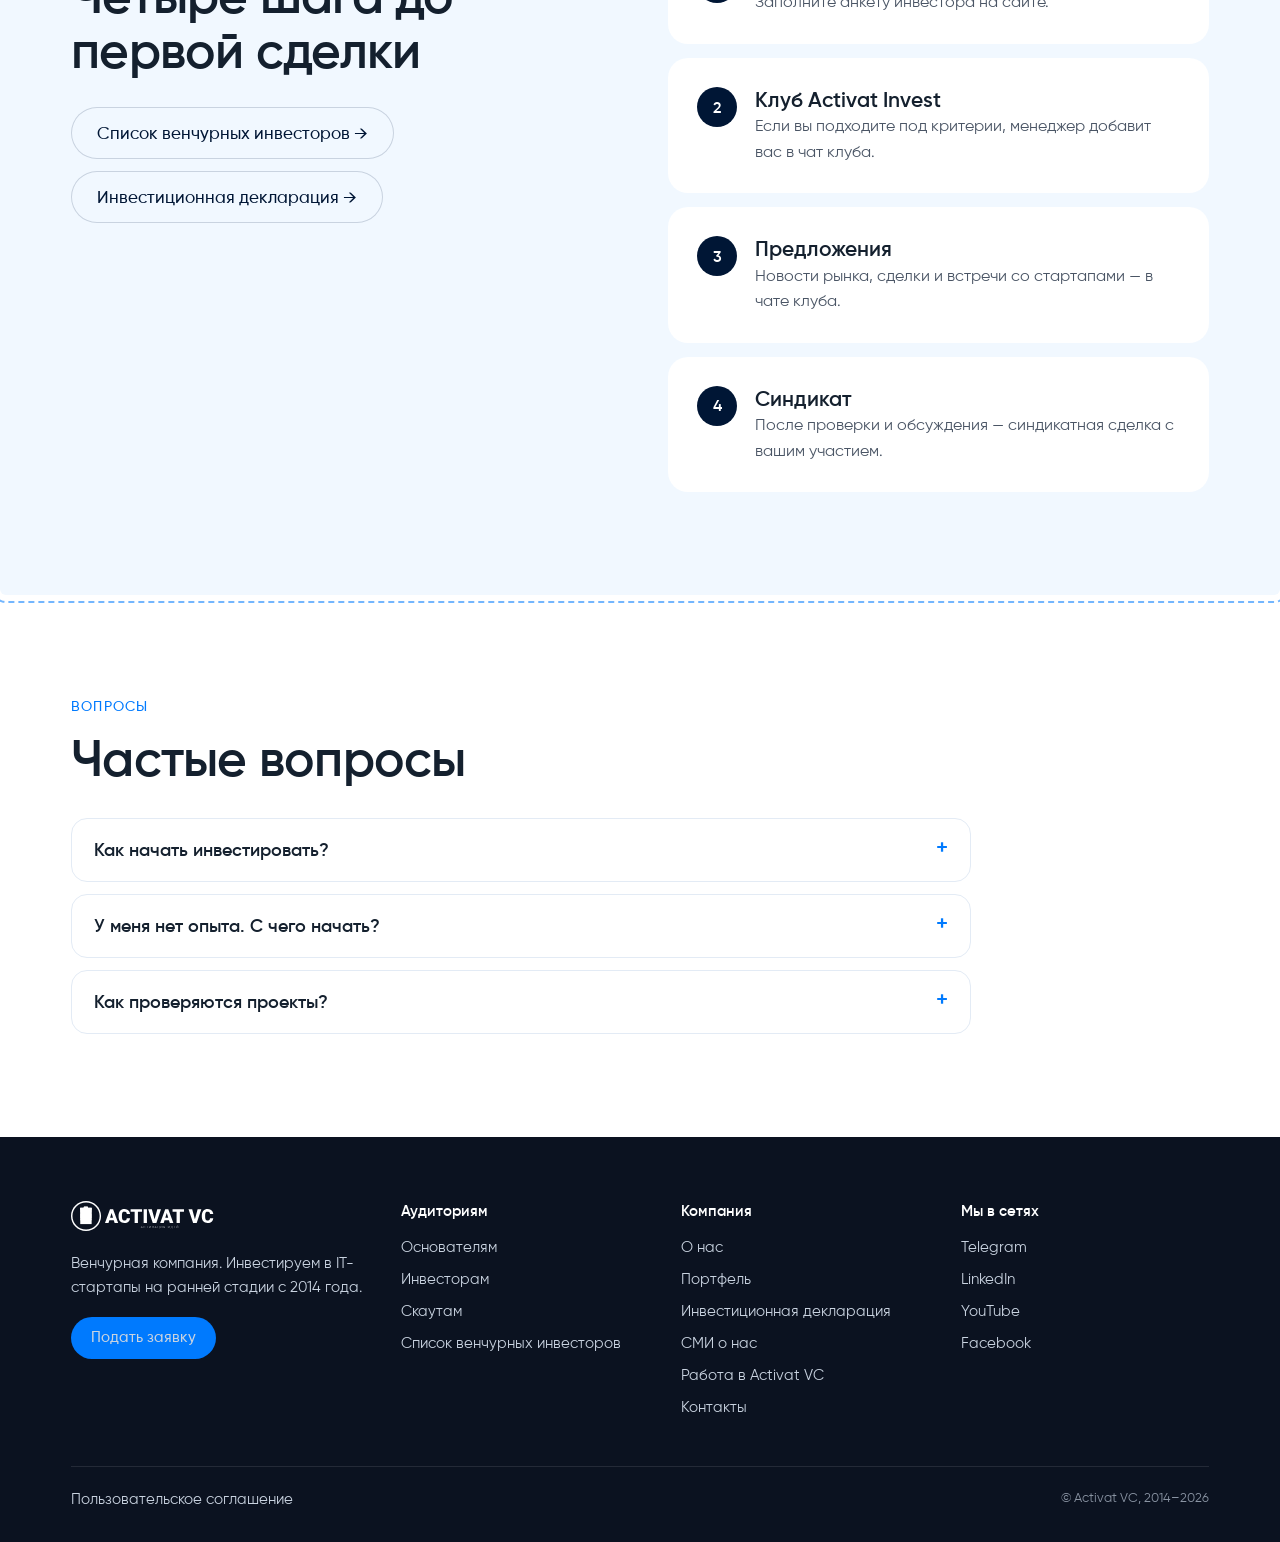
<file: activat-demo/investoram.html>
<!doctype html>
<html lang="ru">
<head>
<meta charset="utf-8">
<meta name="viewport" content="width=device-width, initial-scale=1">
<meta name="robots" content="noindex, nofollow">
<title>Инвесторам — Activat VC (демо)</title>
<meta name="description" content="Клуб инвесторов Activat Invest: сделки, проверенные инвестиционным комитетом, и синдикаты даже с небольшой суммой.">
<link rel="icon" href="assets/activat.vc/themes/activat-vc/assets/images/fav.png">
<link rel="stylesheet" href="assets/demo/new.css?v=20261111151018">
<link rel="stylesheet" href="assets/demo/demo.css?v=20261111151018">
<style>.hero::before{background-image:url("assets/activat.vc/storage/app/resources/resize/0_750_0_0_auto/img_05da2f99434ed30c5a62cc44e5c95d0f.webp")}</style>
<script type="application/ld+json">{"@context": "https://schema.org", "@type": "FAQPage", "mainEntity": [{"@type": "Question", "name": "Как начать инвестировать?", "acceptedAnswer": {"@type": "Answer", "text": "Нажмите «Вступить в клуб», заполните анкету и дождитесь ответа менеджера. Если вы подходите под критерии инвестора, вас добавят в чат клуба Activat Invest: там — новости венчурного рынка, предложения по инвестированию и приглашения на встречи со стартапами. После проверки и совместного обсуждения мы организуем синдикатную сделку с вашим участием."}}, {"@type": "Question", "name": "У меня нет опыта. С чего начать?", "acceptedAnswer": {"@type": "Answer", "text": "Пройдите наш курс по венчурным инвестициям — после него можно присоединиться к клубу."}}, {"@type": "Question", "name": "Как проверяются проекты?", "acceptedAnswer": {"@type": "Answer", "text": "Заявки, соответствующие инвестиционной декларации, рассматривает инвестиционный комитет. Специалисты всесторонне изучают проект, затем комитет вместе с основателями обсуждает заключения экспертов и принимает решение. Если наших средств недостаточно или риски стоит разделить, проект выносится на рассмотрение участникам клуба."}}]}</script>
</head>
<body>
<header class="nh" id="top">
  <div class="wrap">
    <a class="nh_logo" href="index.html"><img src="assets/activat.vc/themes/activat-vc/assets/images/logo.svg" alt="Activat VC"></a>
    <nav class="nh_nav" aria-label="Основное меню"><a href="osnovatelyam.html">Основателям</a><a href="investoram.html" class="on">Инвесторам</a><a href="skautam.html">Скаутам</a><a href="index.html#portfolio">Портфель</a><a href="https://activat.vc/about">О нас</a><a href="index.html#news">Новости</a></nav>
    <a class="nh_lang" href="https://activat.vc/en" title="English · Қазақша">Рус ▾</a>
    <div class="nh_cta">
      <a class="btn btn-blue btn-sm" href="https://apply.activat.vc/?utm_source=site&amp;utm_medium=header_investoram.html" data-event="apply_click" data-place="header">Подать заявку</a>
      <small>pre&#8209;seed и seed · до $100 тыс.</small>
    </div>
    <button class="nh_burger" type="button" aria-label="Меню" onclick="document.querySelector('.nh_mobile').classList.toggle('open')">☰</button>
  </div>
  <nav class="nh_mobile" aria-label="Меню"><a href="osnovatelyam.html">Основателям</a><a href="investoram.html" class="on">Инвесторам</a><a href="skautam.html">Скаутам</a><a href="index.html#portfolio">Портфель</a><a href="https://activat.vc/about">О нас</a><a href="index.html#news">Новости</a></nav>
</header>
<main>
<section class="hero hero-sm">
  <div class="wrap">
    <p class="hero_kicker">Инвесторам</p>
    <h1 class="demo-mark" data-n="1" style="display:inline-block">Инвестируйте в стартапы вместе с Activat VC</h1>
    <p class="hero_sub">Мы инвестируем самостоятельно и в партнёрстве с другими инвесторами. Клуб Activat Invest открывает доступ к сделкам, которые мы нашли и проверили.</p>
    <div class="actions" style="margin-top:0"><a class="btn btn-white" href="https://activat.vc/invest_form" data-event="audience_click" data-place="investors_club">Вступить в клуб</a><a class="btn btn-ghost" href="https://activat.vc/invest-course" data-event="audience_click" data-place="investors_course">Пройти курс</a></div>
  </div>
</section>
<section class="sec demo-mark" data-n="2">
  <div class="wrap">
    <p class="eyebrow">Почему с нами</p>
    <h2 class="h2">Мы делаем тяжёлую работу до сделки</h2>
    <div class="grid3" style="margin-top:36px">
<div class="card"><div class="ico">⌕</div><h3>Поиск стартапов</h3><p>Вам не нужно искать проекты: мы регулярно исследуем рынок и находим перспективные стартапы.</p></div>
<div class="card"><div class="ico">✓</div><h3>Собственный инвестиционный комитет</h3><p>До инвестирования мы комплексно проверяем рынок, продукт и команду.</p></div>
<div class="card"><div class="ico">$</div><h3>Небольшие суммы</h3><p>Мы организуем синдикаты, в которые может войти любой инвестор даже с небольшой суммой.</p></div>
<div class="card"><div class="ico">◉</div><h3>Мониторинг</h3><p>Следим за проектами портфеля, участники получают ежемесячные отчёты о стартапах.</p></div>
<div class="card"><div class="ico">↗</div><h3>Помощь с выходом</h3><p>Подскажем и поможем выйти из стартапа на выгодных условиях в момент роста капитализации.</p></div>
      <div class="card" style="background:var(--navy);color:#fff;border-color:var(--navy)"><h3>Вступить в клуб Activat Invest</h3><p style="color:#c9d6e8">Анкета займёт несколько минут; менеджер свяжется с вами.</p><a class="btn btn-blue btn-sm" style="margin-top:auto;align-self:flex-start" href="https://activat.vc/invest_form" data-event="audience_click" data-place="investors_card">Вступить</a></div>
    </div>
  </div>
</section>

<section class="sec sky demo-mark" data-n="3">
  <div class="wrap split">
    <div>
      <p class="eyebrow">Как начать</p>
      <h2 class="h2">Четыре шага до первой сделки</h2>
      <div class="actions"><a class="btn btn-ghost-dark" href="https://activat.vc/investors_list">Список венчурных инвесторов →</a><a class="btn btn-ghost-dark" href="https://activat.vc/declaration">Инвестиционная декларация →</a></div>
    </div>
    <div class="steps">
      <div class="card"><span class="num">1</span><div><h3>Анкета</h3><p>Заполните анкету инвестора на сайте.</p></div></div>
      <div class="card"><span class="num">2</span><div><h3>Клуб Activat Invest</h3><p>Если вы подходите под критерии, менеджер добавит вас в чат клуба.</p></div></div>
      <div class="card"><span class="num">3</span><div><h3>Предложения</h3><p>Новости рынка, сделки и встречи со стартапами — в чате клуба.</p></div></div>
      <div class="card"><span class="num">4</span><div><h3>Синдикат</h3><p>После проверки и обсуждения — синдикатная сделка с вашим участием.</p></div></div>
    </div>
  </div>
</section>
<section class="sec" id="faq"><div class="wrap"><p class="eyebrow">Вопросы</p><h2 class="h2">Частые вопросы</h2><div class="faqs"><details class="faq"><summary>Как начать инвестировать?</summary><div>Нажмите «Вступить в клуб», заполните анкету и дождитесь ответа менеджера. Если вы подходите под критерии инвестора, вас добавят в чат клуба Activat Invest: там — новости венчурного рынка, предложения по инвестированию и приглашения на встречи со стартапами. После проверки и совместного обсуждения мы организуем синдикатную сделку с вашим участием.</div></details>
<details class="faq"><summary>У меня нет опыта. С чего начать?</summary><div>Пройдите наш курс по венчурным инвестициям — после него можно присоединиться к клубу.</div></details>
<details class="faq"><summary>Как проверяются проекты?</summary><div>Заявки, соответствующие инвестиционной декларации, рассматривает инвестиционный комитет. Специалисты всесторонне изучают проект, затем комитет вместе с основателями обсуждает заключения экспертов и принимает решение. Если наших средств недостаточно или риски стоит разделить, проект выносится на рассмотрение участникам клуба.</div></details></div></div></section>
</main>
<footer class="nf">
  <div class="wrap">
    <div class="nf_top">
      <div class="nf_brand"><img src="assets/activat.vc/themes/activat-vc/assets/images/logo.svg" alt="Activat VC"><p>Венчурная компания. Инвестируем в IT-стартапы на ранней стадии с 2014 года.</p>
        <a class="btn btn-blue btn-sm" href="https://apply.activat.vc/?utm_source=site&amp;utm_medium=footer_investoram.html" data-event="apply_click" data-place="footer">Подать заявку</a></div>
      <div><h4>Аудиториям</h4><ul><li><a href="osnovatelyam.html">Основателям</a></li><li><a href="investoram.html">Инвесторам</a></li><li><a href="skautam.html">Скаутам</a></li><li><a href="https://activat.vc/investors_list">Список венчурных инвесторов</a></li></ul></div>
      <div><h4>Компания</h4><ul><li><a href="https://activat.vc/about">О нас</a></li><li><a href="index.html#portfolio">Портфель</a></li><li><a href="https://activat.vc/declaration">Инвестиционная декларация</a></li><li><a href="https://activat.vc/press-center">СМИ о нас</a></li><li><a href="karera.html" data-event="career_open" data-place="footer">Работа в Activat VC</a></li><li><a href="https://activat.vc/contacts">Контакты</a></li></ul></div>
      <div><h4>Мы в сетях</h4><ul><li><a href="https://t.me/activatvc">Telegram</a></li><li><a href="https://www.linkedin.com/company/activat">LinkedIn</a></li><li><a href="https://www.youtube.com/channel/UCIOk_yIoP-X-3V30w4xBlJA">YouTube</a></li><li><a href="https://www.facebook.com/activatholding">Facebook</a></li></ul></div>
    </div>
    <div class="nf_bottom"><a href="https://activat.vc/agreement">Пользовательское соглашение</a><span>© Activat VC, 2014–2026</span></div>
  </div>
</footer>
<a class="demo-mobile-cta" href="https://apply.activat.vc/?utm_source=site&amp;utm_medium=mobile_investoram.html" data-event="apply_click" data-place="mobile_bar">Подать заявку на инвестиции</a>
<script>window.DEMO_INTRO="Новый стиль сайта. Для сравнения: <a href=\"variant-a.html\">вариант А</a> и <a href=\"https://activat.vc/\" target=\"_blank\">текущий сайт</a>. ";
window.DEMO_CHANGES=[["1", "Страница «Инвесторам» в новом стиле: клуб и курс — на первом экране. Неработающее приветственное видео убрано.", "#top"], ["2", "Пять преимуществ с сайта — карточками, плюс карточка вступления в клуб.", ""], ["3", "Как начать — четыре шага; справочник инвесторов и декларация рядом.", ""]];
window.DEMO_NEEDS=["Приветственное видео основателя недоступно на YouTube — вернуть, если откроете доступ."];</script>
<script src="assets/demo/demo.js?v=20261111151018"></script>
<script defer src="https://assistant.activat.vc/widget.js?v=2" data-lang="ru-KZ"></script>
</body>
</html>
</file>
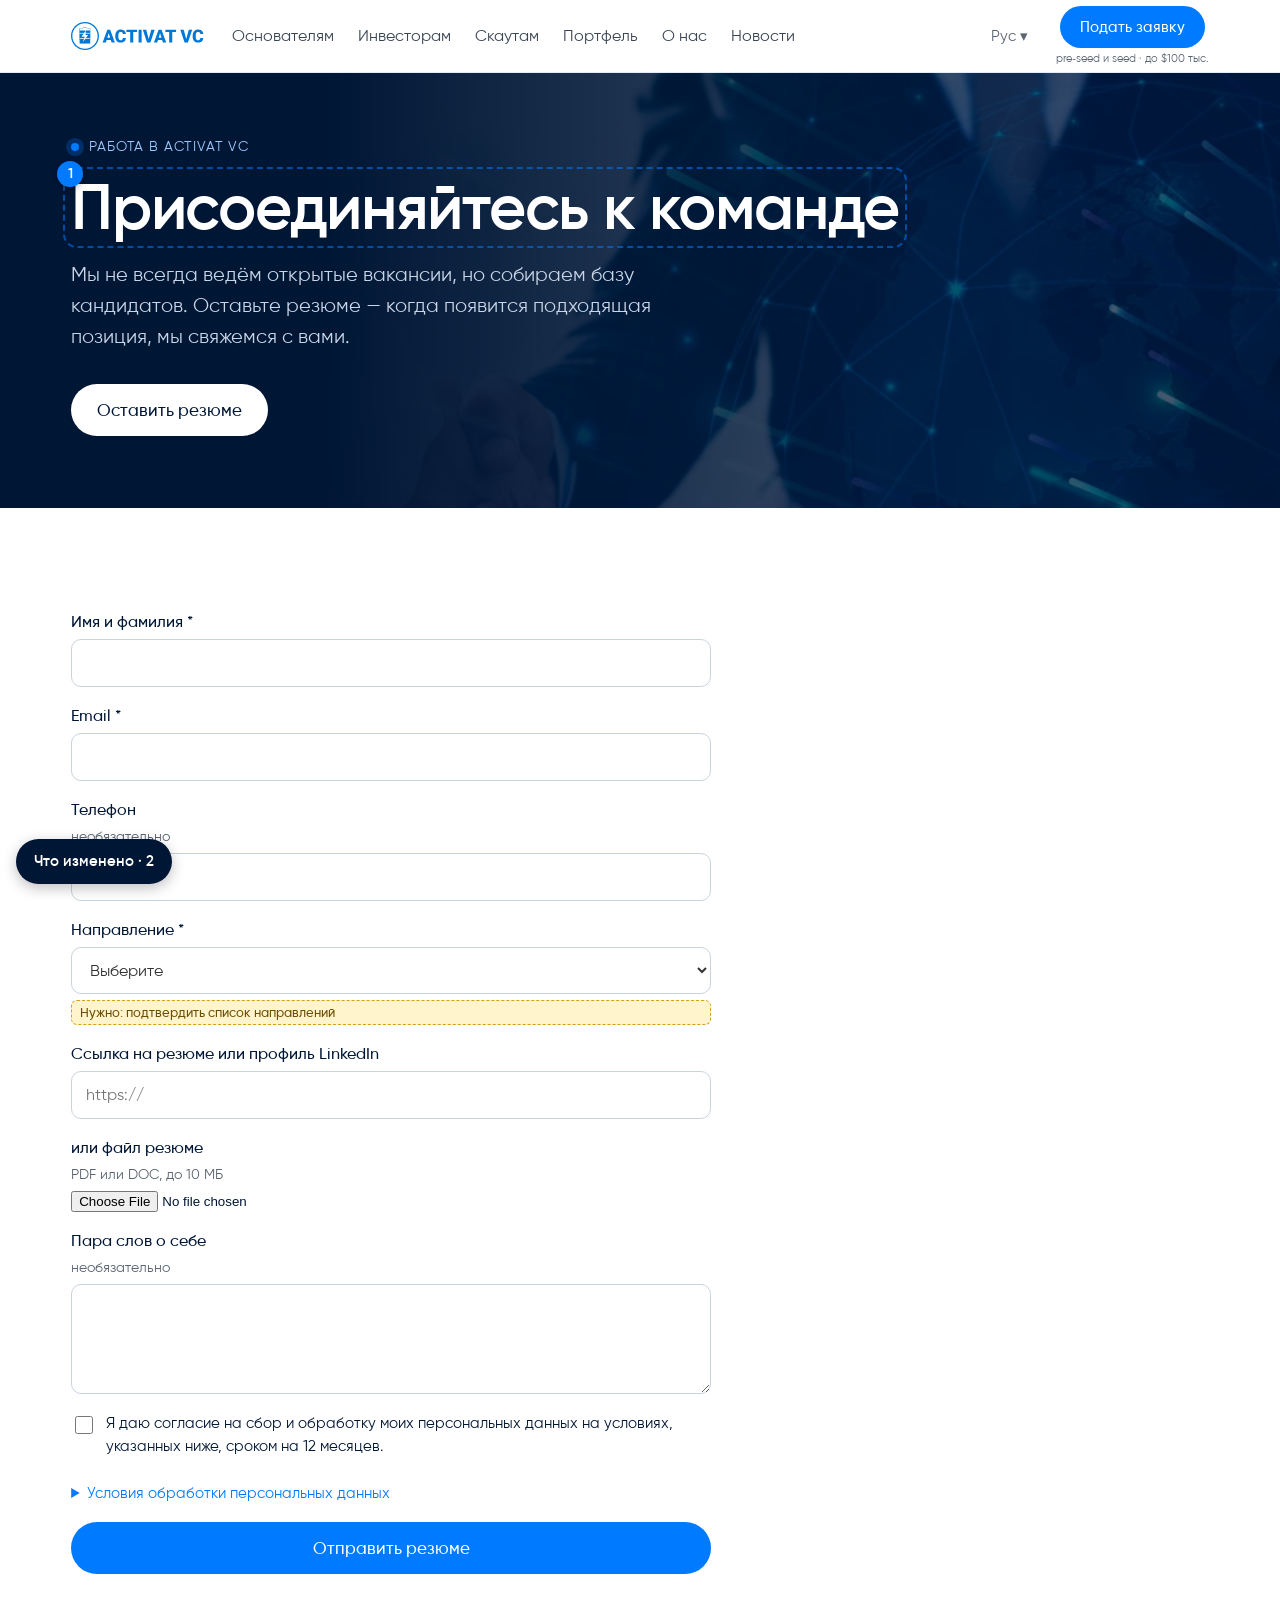
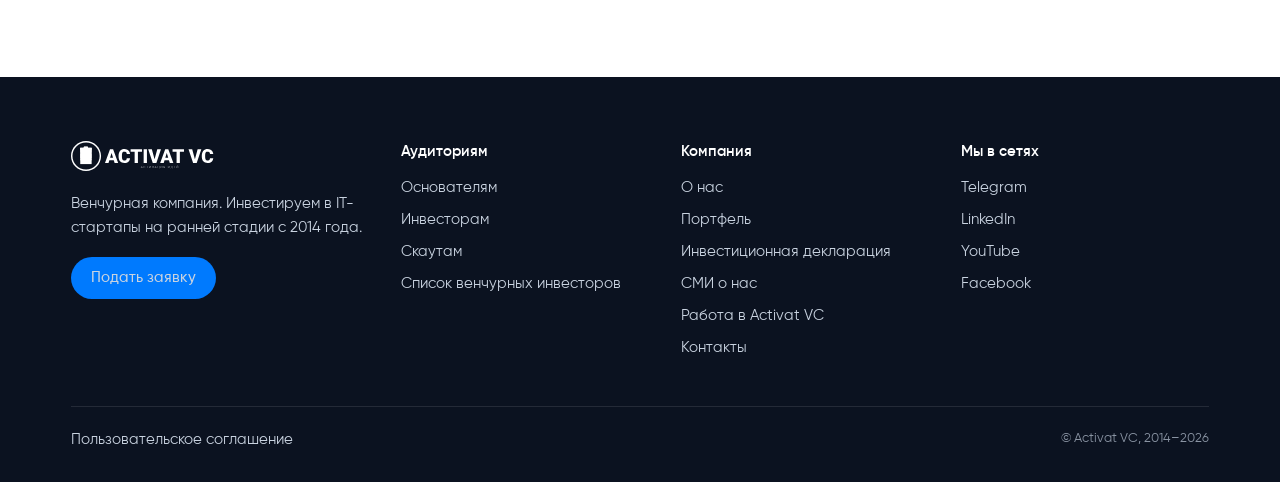
<file: activat-demo/karera.html>
<!doctype html>
<html lang="ru">
<head>
<meta charset="utf-8">
<meta name="viewport" content="width=device-width, initial-scale=1">
<meta name="robots" content="noindex, nofollow">
<title>Работа в Activat VC (демо)</title>
<meta name="description" content="Оставьте резюме — мы свяжемся, когда появится подходящая позиция.">
<link rel="icon" href="assets/activat.vc/themes/activat-vc/assets/images/fav.png">
<link rel="stylesheet" href="assets/demo/new.css?v=20261111151018">
<link rel="stylesheet" href="assets/demo/demo.css?v=20261111151018">
<style>.hero::before{background-image:url("assets/activat.vc/storage/app/resources/resize/0_750_0_0_auto/img_05da2f99434ed30c5a62cc44e5c95d0f.webp")}</style>

</head>
<body>
<header class="nh" id="top">
  <div class="wrap">
    <a class="nh_logo" href="index.html"><img src="assets/activat.vc/themes/activat-vc/assets/images/logo.svg" alt="Activat VC"></a>
    <nav class="nh_nav" aria-label="Основное меню"><a href="osnovatelyam.html">Основателям</a><a href="investoram.html">Инвесторам</a><a href="skautam.html">Скаутам</a><a href="index.html#portfolio">Портфель</a><a href="https://activat.vc/about">О нас</a><a href="index.html#news">Новости</a></nav>
    <a class="nh_lang" href="https://activat.vc/en" title="English · Қазақша">Рус ▾</a>
    <div class="nh_cta">
      <a class="btn btn-blue btn-sm" href="https://apply.activat.vc/?utm_source=site&amp;utm_medium=header_karera.html" data-event="apply_click" data-place="header">Подать заявку</a>
      <small>pre&#8209;seed и seed · до $100 тыс.</small>
    </div>
    <button class="nh_burger" type="button" aria-label="Меню" onclick="document.querySelector('.nh_mobile').classList.toggle('open')">☰</button>
  </div>
  <nav class="nh_mobile" aria-label="Меню"><a href="osnovatelyam.html">Основателям</a><a href="investoram.html">Инвесторам</a><a href="skautam.html">Скаутам</a><a href="index.html#portfolio">Портфель</a><a href="https://activat.vc/about">О нас</a><a href="index.html#news">Новости</a></nav>
</header>
<main>
<section class="hero hero-sm">
  <div class="wrap">
    <p class="hero_kicker">Работа в Activat VC</p>
    <h1 class="demo-mark" data-n="1" style="display:inline-block">Присоединяйтесь к команде</h1>
    <p class="hero_sub">Мы не всегда ведём открытые вакансии, но собираем базу кандидатов. Оставьте резюме — когда появится подходящая позиция, мы свяжемся с вами.</p>
    <div class="actions" style="margin-top:0"><a class="btn btn-white" href="#form">Оставить резюме</a></div>
  </div>
</section><section class="sec" id="form"><div class="wrap">
	<div class="demo-page" style="padding:0">

		<form class="demo-form" id="demo-resume-form" novalidate>
			<label>Имя и фамилия *
				<input type="text" name="name" required autocomplete="name">
				<span class="err" data-err-for="name">Укажите имя</span></label>
			<label>Email *
				<input type="email" name="email" required autocomplete="email">
				<span class="err" data-err-for="email">Укажите email — на него придёт подтверждение</span></label>
			<label>Телефон <span class="hint">необязательно</span>
				<input type="tel" name="phone" autocomplete="tel"></label>
			<label>Направление *
				<select name="direction" required>
					<option value="">Выберите</option>
					<option>Инвестиционный анализ</option>
					<option>Работа со стартапами</option>
					<option>Работа с инвесторами</option>
					<option>Маркетинг и коммуникации</option>
					<option>Юридическое направление</option>
					<option>Финансы</option>
					<option>Другое</option>
				</select>
				<span class="err" data-err-for="direction">Выберите направление</span>
				<span class="demo-need">Нужно: подтвердить список направлений</span></label>
			<label>Ссылка на резюме или профиль LinkedIn
				<input type="url" name="resume_link" placeholder="https://"></label>
			<label>или файл резюме <span class="hint">PDF или DOC, до 10 МБ</span>
				<input type="file" name="resume_file" accept=".pdf,.doc,.docx"></label>
			<span class="err" data-err-for="resume">Добавьте ссылку или файл резюме</span>
			<label>Пара слов о себе <span class="hint">необязательно</span>
				<textarea name="about"></textarea></label>
			<label class="check"><input type="checkbox" name="consent" required>
				<span>Я даю согласие на сбор и обработку моих персональных данных на условиях, указанных ниже, сроком на 12 месяцев.</span></label>
			<span class="err" data-err-for="consent">Без согласия мы не можем сохранить резюме</span>
			<details class="demo-legal"><summary>Условия обработки персональных данных</summary><div>
			<p><b>Согласие на сбор и обработку персональных данных</b> <span class="demo-need">черновик — согласовать с юристом</span></p>
			<p>Отправляя форму, я свободно, своей волей и в своём интересе даю согласие <span class="demo-need">[наименование юрлица, БИН, адрес]</span> (далее — Компания) на сбор и обработку моих персональных данных: фамилии, имени, адреса электронной почты, номера телефона, сведений об образовании и опыте работы из резюме и сопроводительного текста, ссылок на профили в профессиональных сетях.</p>
			<p><b>Цель:</b> рассмотрение моей кандидатуры на текущие и будущие вакансии Компании и связь со мной по этому поводу.</p>
			<p><b>Действия с данными:</b> сбор, запись, систематизация, хранение, уточнение, использование, удаление — с использованием средств автоматизации и без них.</p>
			<p><b>Срок:</b> согласие действует 12 месяцев с даты отправки формы. По истечении срока данные удаляются, если я не дам согласие повторно.</p>
			<p><b>Передача третьим лицам:</b> данные не передаются третьим лицам, кроме организаций, которые по поручению Компании обеспечивают их хранение и обработку (хостинг и CRM-система), и случаев, предусмотренных законодательством Республики Казахстан.</p>
			<p><b>Отзыв согласия:</b> я могу отозвать согласие и потребовать удаления своих данных, написав на people@activat.vc. Данные удаляются в течение <span class="demo-need">[10 рабочих дней]</span>.</p>
			<p>Я подтверждаю, что ознакомлен(а) со своими правами субъекта персональных данных по Закону Республики Казахстан «О персональных данных и их защите».</p>
			<p><span class="demo-need block">Вопрос юристу: закон РК требует хранить базы персональных данных на территории Казахстана. Если Bitrix24 облачный и его серверы вне РК, нужна проверка — возможно, коробочная версия или хранение резюме на своём сервере.</span></p>
</div></details>
			<button type="submit" class="btn btn-blue" data-event="career_submit" data-place="career_form">Отправить резюме</button>
		</form>

		<div class="demo-success" id="demo-success">
			<h2>Спасибо, резюме получено</h2>
			<p>Мы добавили его в базу кандидатов. На почту отправлено подтверждение.</p>

			<h3>Письмо, которое получит кандидат (автоответ)</h3>
			<div class="demo-mail">
				<div class="demo-mail_head">От: Activat VC &lt;people@activat.vc&gt;<br>Кому: <span id="demo-mail-to"></span><br>Тема: Ваше резюме получено — Activat VC</div>
				<div class="demo-mail_body">Здравствуйте, <span id="demo-mail-name"></span>!

Спасибо за интерес к Activat VC. Ваше резюме получено и добавлено в нашу базу кандидатов. Когда появится подходящая вакансия, мы свяжемся с вами.

Мы храним резюме 12 месяцев. Чтобы удалить свои данные раньше, напишите на people@activat.vc.

Отвечать на это письмо не нужно.

С уважением,
команда Activat VC</div>
			</div>

			<h3>Что появится в Bitrix24 (видит только команда)</h3>
			<div class="demo-card">
				<p><b>Воронка «Подбор» → этап «Новое резюме»</b></p>
				<p>Карточка: <span id="demo-b24-name"></span> · направление: <span id="demo-b24-dir"></span> · email, телефон, ссылка или файл резюме, текст «о себе», отметка о согласии с датой и временем, источник — сайт activat.vc.</p>
				<p>Этапы воронки: Новое резюме → Рассмотрено → Кадровый резерв → Интервью → Оффер → Принят / Отказ.</p>
				<p>Робот воронки через 12 месяцев напоминает удалить карточку, если кандидат не дал согласие повторно.</p>
			</div>
		</div>
	</div></div></section>
</main>
<footer class="nf">
  <div class="wrap">
    <div class="nf_top">
      <div class="nf_brand"><img src="assets/activat.vc/themes/activat-vc/assets/images/logo.svg" alt="Activat VC"><p>Венчурная компания. Инвестируем в IT-стартапы на ранней стадии с 2014 года.</p>
        <a class="btn btn-blue btn-sm" href="https://apply.activat.vc/?utm_source=site&amp;utm_medium=footer_karera.html" data-event="apply_click" data-place="footer">Подать заявку</a></div>
      <div><h4>Аудиториям</h4><ul><li><a href="osnovatelyam.html">Основателям</a></li><li><a href="investoram.html">Инвесторам</a></li><li><a href="skautam.html">Скаутам</a></li><li><a href="https://activat.vc/investors_list">Список венчурных инвесторов</a></li></ul></div>
      <div><h4>Компания</h4><ul><li><a href="https://activat.vc/about">О нас</a></li><li><a href="index.html#portfolio">Портфель</a></li><li><a href="https://activat.vc/declaration">Инвестиционная декларация</a></li><li><a href="https://activat.vc/press-center">СМИ о нас</a></li><li><a href="karera.html" data-event="career_open" data-place="footer">Работа в Activat VC</a></li><li><a href="https://activat.vc/contacts">Контакты</a></li></ul></div>
      <div><h4>Мы в сетях</h4><ul><li><a href="https://t.me/activatvc">Telegram</a></li><li><a href="https://www.linkedin.com/company/activat">LinkedIn</a></li><li><a href="https://www.youtube.com/channel/UCIOk_yIoP-X-3V30w4xBlJA">YouTube</a></li><li><a href="https://www.facebook.com/activatholding">Facebook</a></li></ul></div>
    </div>
    <div class="nf_bottom"><a href="https://activat.vc/agreement">Пользовательское соглашение</a><span>© Activat VC, 2014–2026</span></div>
  </div>
</footer>
<a class="demo-mobile-cta" href="https://apply.activat.vc/?utm_source=site&amp;utm_medium=mobile_karera.html" data-event="apply_click" data-place="mobile_bar">Подать заявку на инвестиции</a>
<script>window.DEMO_INTRO="Новый стиль сайта. Для сравнения: <a href=\"variant-a.html\">вариант А</a> и <a href=\"https://activat.vc/\" target=\"_blank\">текущий сайт</a>. ";
window.DEMO_CHANGES=[["1", "Страница «Работа» в новом стиле: форма вместо ссылки на почту.", "#top"], ["2", "Форма: согласие на обработку данных, автоответ кандидату, карточка в воронке «Подбор» Bitrix24. Попробуйте отправить.", "#form"]];
window.DEMO_NEEDS=["Согласие на обработку данных — к юристу; хранение данных в Bitrix24.", "Список направлений в форме — подтвердить.", "Bitrix24: воронка «Подбор»."];</script>
<script src="assets/demo/demo.js?v=20261111151018"></script>
<script defer src="https://assistant.activat.vc/widget.js?v=2" data-lang="ru-KZ"></script>
</body>
</html>
</file>
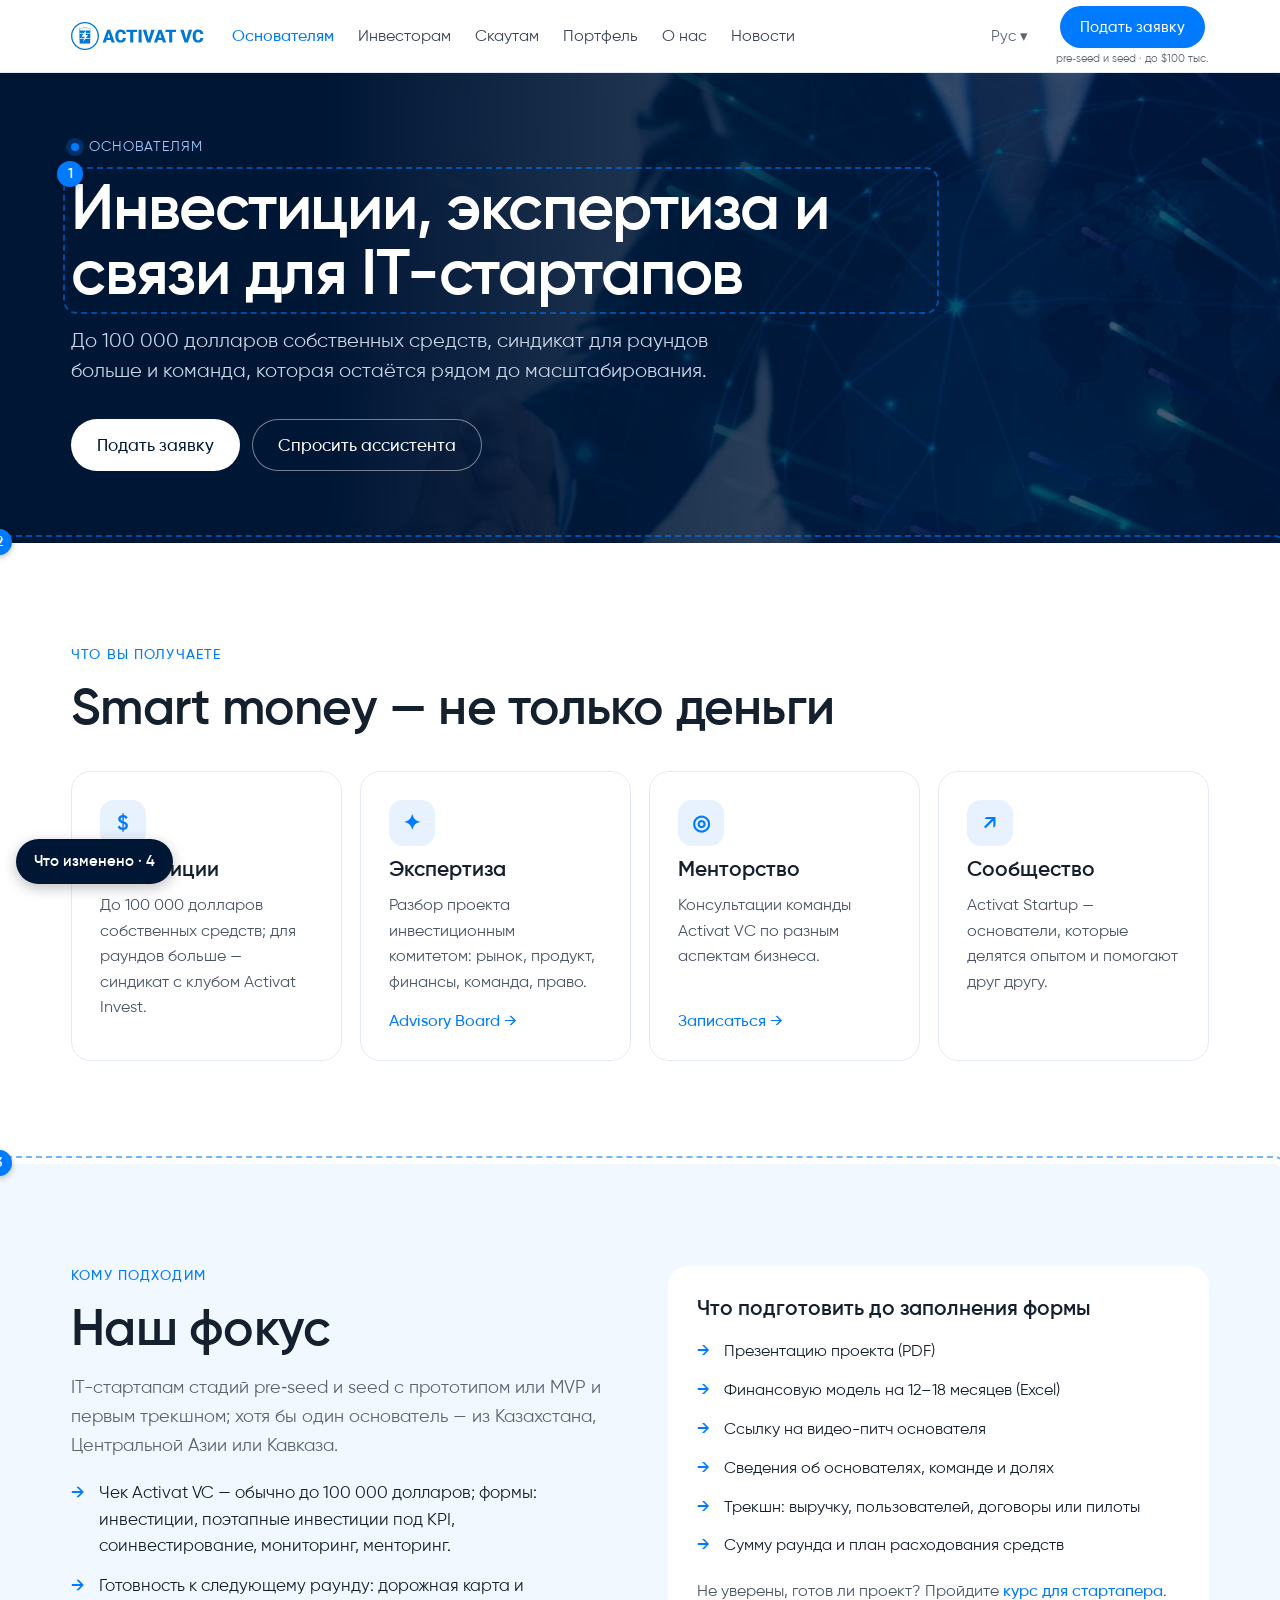
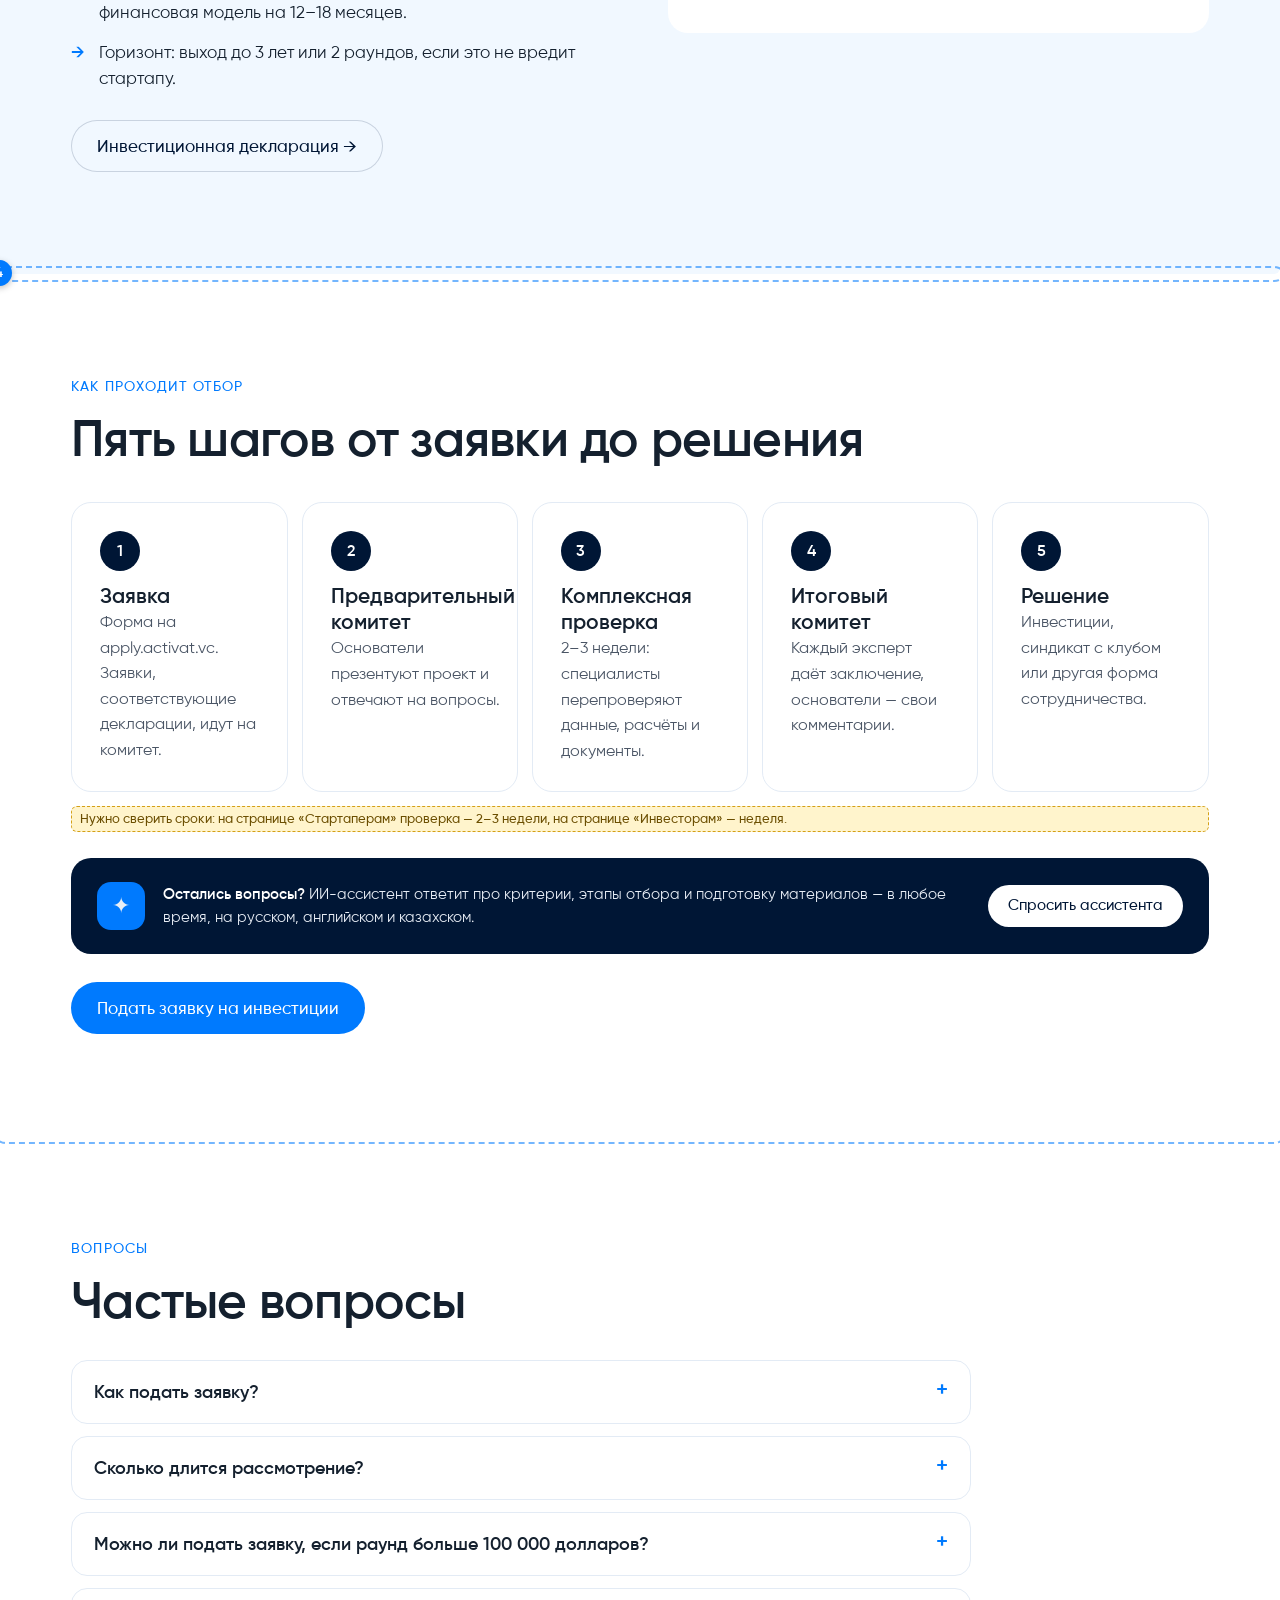
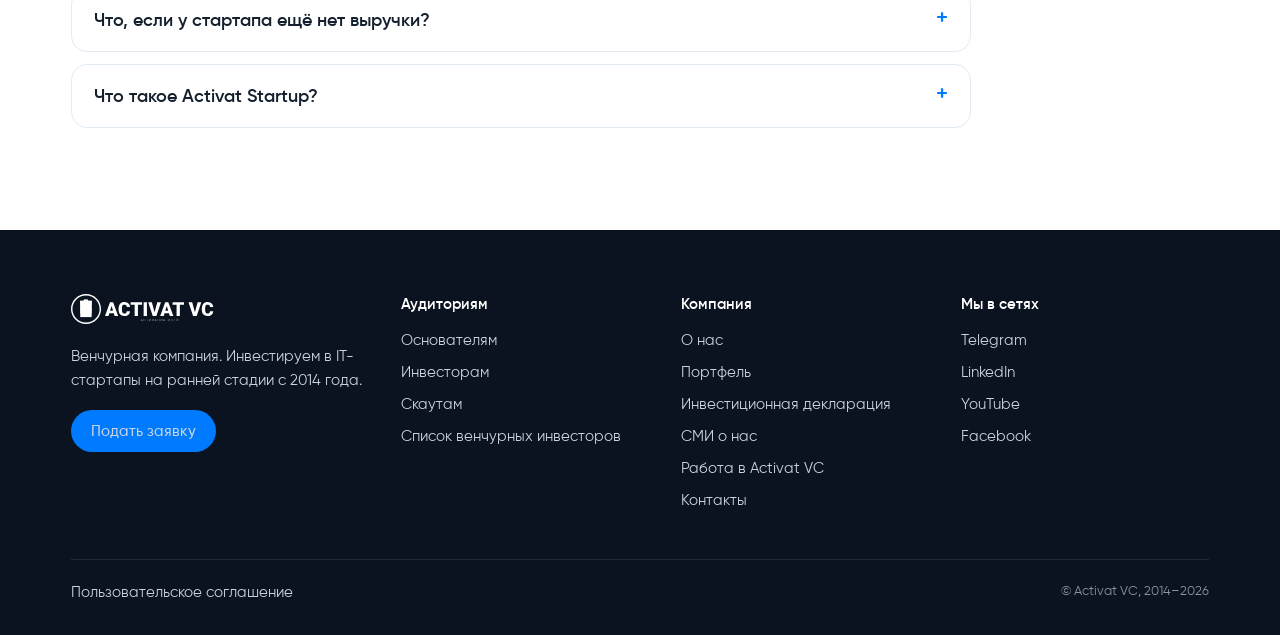
<file: activat-demo/osnovatelyam.html>
<!doctype html>
<html lang="ru">
<head>
<meta charset="utf-8">
<meta name="viewport" content="width=device-width, initial-scale=1">
<meta name="robots" content="noindex, nofollow">
<title>Основателям — Activat VC (демо)</title>
<meta name="description" content="Инвестиции до 100 000 долларов, экспертиза и связи для IT-стартапов на стадиях pre-seed и seed.">
<link rel="icon" href="assets/activat.vc/themes/activat-vc/assets/images/fav.png">
<link rel="stylesheet" href="assets/demo/new.css?v=20261111151018">
<link rel="stylesheet" href="assets/demo/demo.css?v=20261111151018">
<style>.hero::before{background-image:url("assets/activat.vc/storage/app/resources/resize/0_750_0_0_auto/img_05da2f99434ed30c5a62cc44e5c95d0f.webp")}</style>
<script type="application/ld+json">{"@context": "https://schema.org", "@type": "FAQPage", "mainEntity": [{"@type": "Question", "name": "Как подать заявку?", "acceptedAnswer": {"@type": "Answer", "text": "Нажмите «Подать заявку» — откроется форма на apply.activat.vc: данные о компании, основатели, документы. Ответ придёт на почту, указанную в форме. Заполняет и отправляет форму сам основатель."}}, {"@type": "Question", "name": "Сколько длится рассмотрение?", "acceptedAnswer": {"@type": "Answer", "text": "Комплексная проверка проекта занимает 2–3 недели; до неё — предварительный инвестиционный комитет."}}, {"@type": "Question", "name": "Можно ли подать заявку, если раунд больше 100 000 долларов?", "acceptedAnswer": {"@type": "Answer", "text": "Да. Собственный чек Activat VC обычно не превышает 100 000 долларов США. Если наших средств недостаточно или риски стоит разделить, проект рассматривают участники клуба Activat Invest — так собирается синдикат."}}, {"@type": "Question", "name": "Что, если у стартапа ещё нет выручки?", "acceptedAnswer": {"@type": "Answer", "text": "Нужны прототип или MVP и трекшн в любой форме: пользователи, скачивания, договоры, пилоты."}}, {"@type": "Question", "name": "Что такое Activat Startup?", "acceptedAnswer": {"@type": "Answer", "text": "Сообщество предпринимателей, где основатели делятся опытом и помогают друг другу. После анкеты менеджер добавит вас в Telegram-чат сообщества."}}]}</script>
</head>
<body>
<header class="nh" id="top">
  <div class="wrap">
    <a class="nh_logo" href="index.html"><img src="assets/activat.vc/themes/activat-vc/assets/images/logo.svg" alt="Activat VC"></a>
    <nav class="nh_nav" aria-label="Основное меню"><a href="osnovatelyam.html" class="on">Основателям</a><a href="investoram.html">Инвесторам</a><a href="skautam.html">Скаутам</a><a href="index.html#portfolio">Портфель</a><a href="https://activat.vc/about">О нас</a><a href="index.html#news">Новости</a></nav>
    <a class="nh_lang" href="https://activat.vc/en" title="English · Қазақша">Рус ▾</a>
    <div class="nh_cta">
      <a class="btn btn-blue btn-sm" href="https://apply.activat.vc/?utm_source=site&amp;utm_medium=header_osnovatelyam.html" data-event="apply_click" data-place="header">Подать заявку</a>
      <small>pre&#8209;seed и seed · до $100 тыс.</small>
    </div>
    <button class="nh_burger" type="button" aria-label="Меню" onclick="document.querySelector('.nh_mobile').classList.toggle('open')">☰</button>
  </div>
  <nav class="nh_mobile" aria-label="Меню"><a href="osnovatelyam.html" class="on">Основателям</a><a href="investoram.html">Инвесторам</a><a href="skautam.html">Скаутам</a><a href="index.html#portfolio">Портфель</a><a href="https://activat.vc/about">О нас</a><a href="index.html#news">Новости</a></nav>
</header>
<main>
<section class="hero hero-sm">
  <div class="wrap">
    <p class="hero_kicker">Основателям</p>
    <h1 class="demo-mark" data-n="1" style="display:inline-block">Инвестиции, экспертиза и связи для IT-стартапов</h1>
    <p class="hero_sub">До 100 000 долларов собственных средств, синдикат для раундов больше и команда, которая остаётся рядом до масштабирования.</p>
    <div class="actions" style="margin-top:0"><a class="btn btn-white" href="https://apply.activat.vc/?utm_source=site&amp;utm_medium=founders_page" data-event="apply_click" data-place="founders_hero">Подать заявку</a><button type="button" class="btn btn-ghost" data-event="assistant_open" data-place="founders_hero" onclick="if(window.ActivatAssistant){window.ActivatAssistant.open();}">Спросить ассистента</button></div>
  </div>
</section>
<section class="sec demo-mark" data-n="2">
  <div class="wrap">
    <p class="eyebrow">Что вы получаете</p>
    <h2 class="h2">Smart money — не только деньги</h2>
    <div class="grid4" style="margin-top:36px">
      <div class="card"><div class="ico">$</div><h3>Инвестиции</h3><p>До 100 000 долларов собственных средств; для раундов больше — синдикат с клубом Activat Invest.</p></div>
      <div class="card"><div class="ico">✦</div><h3>Экспертиза</h3><p>Разбор проекта инвестиционным комитетом: рынок, продукт, финансы, команда, право.</p><a class="link-arrow more" href="https://activat.vc/advisory-board">Advisory Board →</a></div>
      <div class="card"><div class="ico">◎</div><h3>Менторство</h3><p>Консультации команды Activat VC по разным аспектам бизнеса.</p><a class="link-arrow more" href="https://b24-tfbpek.bitrix24.site/crm_form_fcwbi">Записаться →</a></div>
      <div class="card"><div class="ico">↗</div><h3>Сообщество</h3><p>Activat Startup — основатели, которые делятся опытом и помогают друг другу.</p></div>
    </div>
  </div>
</section>

<section class="sec sky demo-mark" data-n="3">
  <div class="wrap split">
    <div>
      <p class="eyebrow">Кому подходим</p>
      <h2 class="h2">Наш фокус</h2>
      <p class="lead" style="margin-bottom:20px">IT-стартапам стадий pre&#8209;seed и seed с прототипом или MVP и первым трекшном; хотя бы один основатель — из Казахстана, Центральной Азии или Кавказа.</p>
      <ul class="points">
        <li><span>Чек Activat VC — обычно до 100 000 долларов; формы: инвестиции, поэтапные инвестиции под KPI, соинвестирование, мониторинг, менторинг.</span></li>
        <li><span>Готовность к следующему раунду: дорожная карта и финансовая модель на 12–18 месяцев.</span></li>
        <li><span>Горизонт: выход до 3 лет или 2 раундов, если это не вредит стартапу.</span></li>
      </ul>
      <div class="actions"><a class="btn btn-ghost-dark" href="https://activat.vc/declaration">Инвестиционная декларация →</a></div>
    </div>
    <div class="card">
      <h3>Что подготовить до заполнения формы</h3>
      <ul class="points" style="margin-top:8px">
        <li><span>Презентацию проекта (PDF)</span></li>
        <li><span>Финансовую модель на 12–18 месяцев (Excel)</span></li>
        <li><span>Ссылку на видео-питч основателя</span></li>
        <li><span>Сведения об основателях, команде и долях</span></li>
        <li><span>Трекшн: выручку, пользователей, договоры или пилоты</span></li>
        <li><span>Сумму раунда и план расходования средств</span></li>
      </ul>
      <p style="margin-top:10px">Не уверены, готов ли проект? Пройдите <a class="link-arrow" href="https://activat.vc/startup-course">курс для стартапера</a>.</p>
    </div>
  </div>
</section>

<section class="sec demo-mark" data-n="4">
  <div class="wrap">
    <p class="eyebrow">Как проходит отбор</p>
    <h2 class="h2">Пять шагов от заявки до решения</h2>
    <div class="steps" style="margin-top:36px;grid-template-columns:repeat(5,minmax(0,1fr))" id="steps5">
      <div class="card"><span class="num">1</span><div><h3>Заявка</h3><p>Форма на apply.activat.vc. Заявки, соответствующие декларации, идут на комитет.</p></div></div>
      <div class="card"><span class="num">2</span><div><h3>Предварительный комитет</h3><p>Основатели презентуют проект и отвечают на вопросы.</p></div></div>
      <div class="card"><span class="num">3</span><div><h3>Комплексная проверка</h3><p>2–3 недели: специалисты перепроверяют данные, расчёты и документы.</p></div></div>
      <div class="card"><span class="num">4</span><div><h3>Итоговый комитет</h3><p>Каждый эксперт даёт заключение, основатели — свои комментарии.</p></div></div>
      <div class="card"><span class="num">5</span><div><h3>Решение</h3><p>Инвестиции, синдикат с клубом или другая форма сотрудничества.</p></div></div>
    </div>
    <span class="demo-need block" style="margin-top:14px">Нужно сверить сроки: на странице «Стартаперам» проверка — 2–3 недели, на странице «Инвесторам» — неделя.</span>
    <div class="bot"><div class="bot_icon">✦</div><p><b>Остались вопросы?</b> ИИ-ассистент ответит про критерии, этапы отбора и подготовку материалов — в любое время, на русском, английском и казахском.</p><button type="button" class="btn btn-white btn-sm" data-event="assistant_open" data-place="founders_page" onclick="if(window.ActivatAssistant){window.ActivatAssistant.open();}">Спросить ассистента</button></div>
    <div class="actions"><a class="btn btn-blue" href="https://apply.activat.vc/?utm_source=site&amp;utm_medium=founders_steps" data-event="apply_click" data-place="founders_steps">Подать заявку на инвестиции</a></div>
  </div>
</section>
<section class="sec" id="faq"><div class="wrap"><p class="eyebrow">Вопросы</p><h2 class="h2">Частые вопросы</h2><div class="faqs"><details class="faq"><summary>Как подать заявку?</summary><div>Нажмите «Подать заявку» — откроется форма на apply.activat.vc: данные о компании, основатели, документы. Ответ придёт на почту, указанную в форме. Заполняет и отправляет форму сам основатель.</div></details>
<details class="faq"><summary>Сколько длится рассмотрение?</summary><div>Комплексная проверка проекта занимает 2–3 недели; до неё — предварительный инвестиционный комитет.</div></details>
<details class="faq"><summary>Можно ли подать заявку, если раунд больше 100 000 долларов?</summary><div>Да. Собственный чек Activat VC обычно не превышает 100 000 долларов США. Если наших средств недостаточно или риски стоит разделить, проект рассматривают участники клуба Activat Invest — так собирается синдикат.</div></details>
<details class="faq"><summary>Что, если у стартапа ещё нет выручки?</summary><div>Нужны прототип или MVP и трекшн в любой форме: пользователи, скачивания, договоры, пилоты.</div></details>
<details class="faq"><summary>Что такое Activat Startup?</summary><div>Сообщество предпринимателей, где основатели делятся опытом и помогают друг другу. После анкеты менеджер добавит вас в Telegram-чат сообщества.</div></details></div></div></section>
</main>
<footer class="nf">
  <div class="wrap">
    <div class="nf_top">
      <div class="nf_brand"><img src="assets/activat.vc/themes/activat-vc/assets/images/logo.svg" alt="Activat VC"><p>Венчурная компания. Инвестируем в IT-стартапы на ранней стадии с 2014 года.</p>
        <a class="btn btn-blue btn-sm" href="https://apply.activat.vc/?utm_source=site&amp;utm_medium=footer_osnovatelyam.html" data-event="apply_click" data-place="footer">Подать заявку</a></div>
      <div><h4>Аудиториям</h4><ul><li><a href="osnovatelyam.html">Основателям</a></li><li><a href="investoram.html">Инвесторам</a></li><li><a href="skautam.html">Скаутам</a></li><li><a href="https://activat.vc/investors_list">Список венчурных инвесторов</a></li></ul></div>
      <div><h4>Компания</h4><ul><li><a href="https://activat.vc/about">О нас</a></li><li><a href="index.html#portfolio">Портфель</a></li><li><a href="https://activat.vc/declaration">Инвестиционная декларация</a></li><li><a href="https://activat.vc/press-center">СМИ о нас</a></li><li><a href="karera.html" data-event="career_open" data-place="footer">Работа в Activat VC</a></li><li><a href="https://activat.vc/contacts">Контакты</a></li></ul></div>
      <div><h4>Мы в сетях</h4><ul><li><a href="https://t.me/activatvc">Telegram</a></li><li><a href="https://www.linkedin.com/company/activat">LinkedIn</a></li><li><a href="https://www.youtube.com/channel/UCIOk_yIoP-X-3V30w4xBlJA">YouTube</a></li><li><a href="https://www.facebook.com/activatholding">Facebook</a></li></ul></div>
    </div>
    <div class="nf_bottom"><a href="https://activat.vc/agreement">Пользовательское соглашение</a><span>© Activat VC, 2014–2026</span></div>
  </div>
</footer>
<a class="demo-mobile-cta" href="https://apply.activat.vc/?utm_source=site&amp;utm_medium=mobile_osnovatelyam.html" data-event="apply_click" data-place="mobile_bar">Подать заявку на инвестиции</a>
<script>window.DEMO_INTRO="Новый стиль сайта. Для сравнения: <a href=\"variant-a.html\">вариант А</a> и <a href=\"https://activat.vc/\" target=\"_blank\">текущий сайт</a>. ";
window.DEMO_CHANGES=[["1", "Страница «Основателям» в новом стиле (вместо «Стартаперам»): заявка и ИИ-ассистент — на первом экране.", "#top"], ["2", "Что получает основатель: инвестиции, экспертиза, менторство, сообщество.", ""], ["3", "Кому подходим и что подготовить — вместо отдельной страницы «Как подать заявку».", ""], ["4", "Пять шагов отбора вместо шести: «предварительная заявка» и «анкета» теперь одна форма.", ""]];
window.DEMO_NEEDS=["Сверить сроки проверки: 2–3 недели или неделя.", "Ссылка на анкету сообщества Activat Startup — на сайте её нет."];</script>
<script src="assets/demo/demo.js?v=20261111151018"></script>
<script defer src="https://assistant.activat.vc/widget.js?v=2" data-lang="ru-KZ"></script>
</body>
</html>
</file>
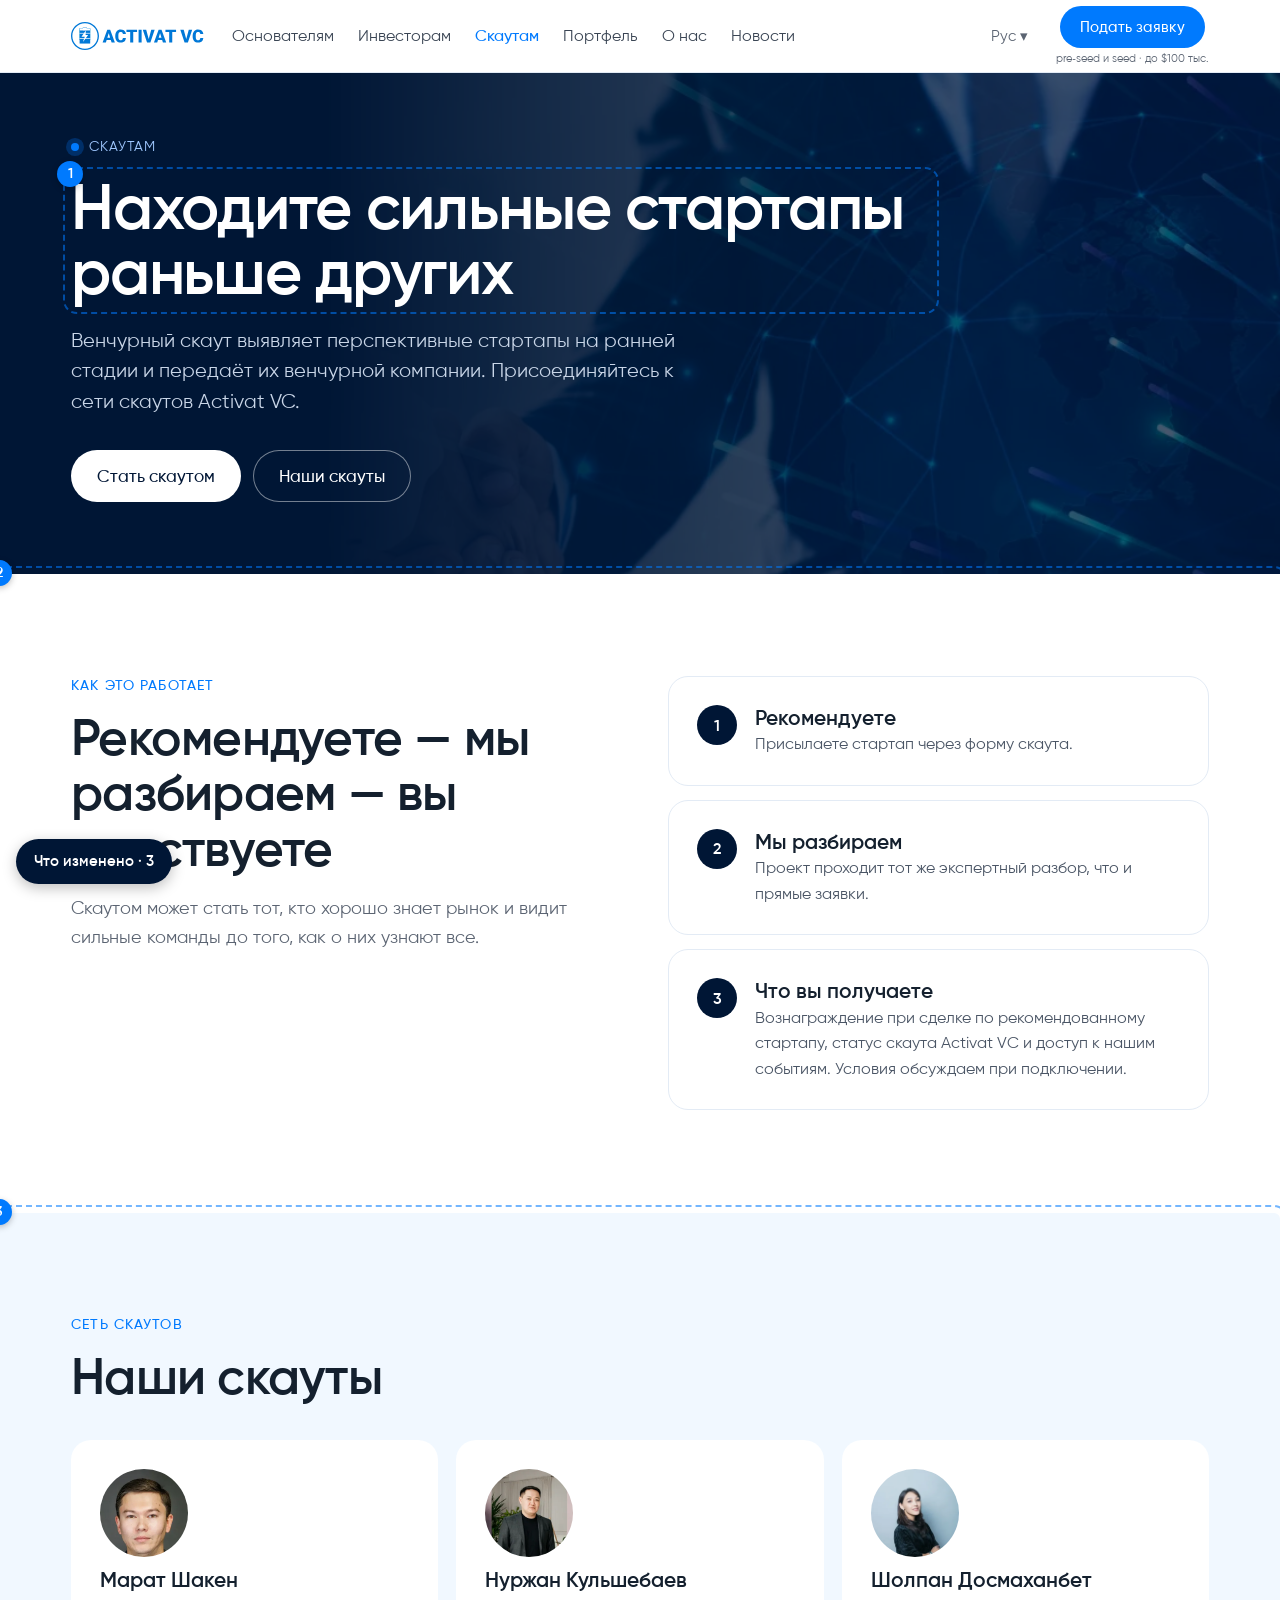
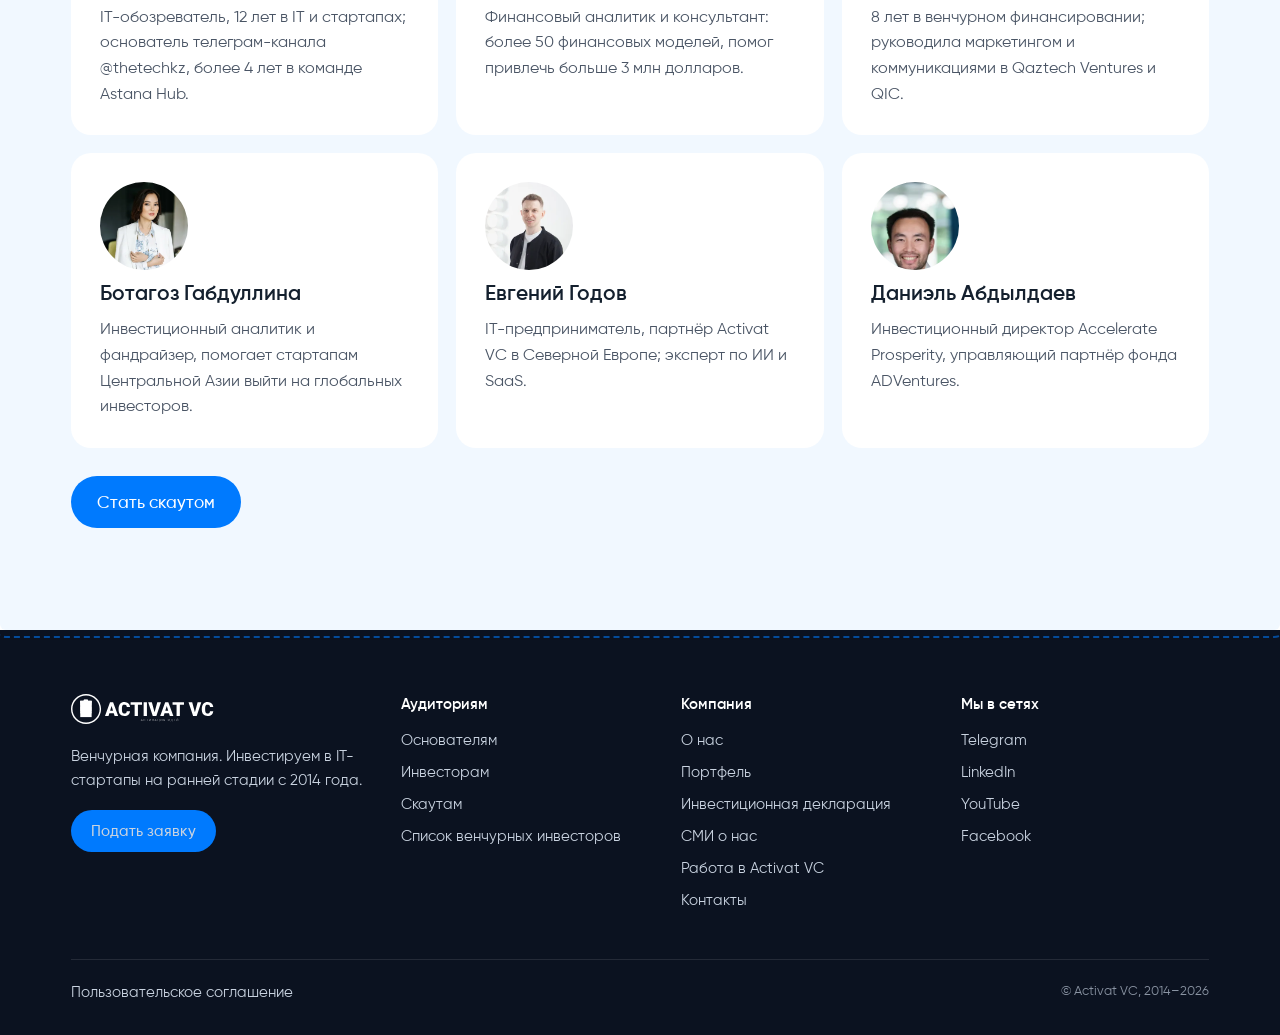
<file: activat-demo/skautam.html>
<!doctype html>
<html lang="ru">
<head>
<meta charset="utf-8">
<meta name="viewport" content="width=device-width, initial-scale=1">
<meta name="robots" content="noindex, nofollow">
<title>Скаутам — Activat VC (демо)</title>
<meta name="description" content="Сеть венчурных скаутов Activat VC: рекомендуйте сильные IT-стартапы на ранней стадии.">
<link rel="icon" href="assets/activat.vc/themes/activat-vc/assets/images/fav.png">
<link rel="stylesheet" href="assets/demo/new.css?v=20261111151018">
<link rel="stylesheet" href="assets/demo/demo.css?v=20261111151018">
<style>.hero::before{background-image:url("assets/activat.vc/storage/app/resources/resize/0_750_0_0_auto/img_05da2f99434ed30c5a62cc44e5c95d0f.webp")}</style>

</head>
<body>
<header class="nh" id="top">
  <div class="wrap">
    <a class="nh_logo" href="index.html"><img src="assets/activat.vc/themes/activat-vc/assets/images/logo.svg" alt="Activat VC"></a>
    <nav class="nh_nav" aria-label="Основное меню"><a href="osnovatelyam.html">Основателям</a><a href="investoram.html">Инвесторам</a><a href="skautam.html" class="on">Скаутам</a><a href="index.html#portfolio">Портфель</a><a href="https://activat.vc/about">О нас</a><a href="index.html#news">Новости</a></nav>
    <a class="nh_lang" href="https://activat.vc/en" title="English · Қазақша">Рус ▾</a>
    <div class="nh_cta">
      <a class="btn btn-blue btn-sm" href="https://apply.activat.vc/?utm_source=site&amp;utm_medium=header_skautam.html" data-event="apply_click" data-place="header">Подать заявку</a>
      <small>pre&#8209;seed и seed · до $100 тыс.</small>
    </div>
    <button class="nh_burger" type="button" aria-label="Меню" onclick="document.querySelector('.nh_mobile').classList.toggle('open')">☰</button>
  </div>
  <nav class="nh_mobile" aria-label="Меню"><a href="osnovatelyam.html">Основателям</a><a href="investoram.html">Инвесторам</a><a href="skautam.html" class="on">Скаутам</a><a href="index.html#portfolio">Портфель</a><a href="https://activat.vc/about">О нас</a><a href="index.html#news">Новости</a></nav>
</header>
<main>
<section class="hero hero-sm">
  <div class="wrap">
    <p class="hero_kicker">Скаутам</p>
    <h1 class="demo-mark" data-n="1" style="display:inline-block">Находите сильные стартапы раньше других</h1>
    <p class="hero_sub">Венчурный скаут выявляет перспективные стартапы на ранней стадии и передаёт их венчурной компании. Присоединяйтесь к сети скаутов Activat VC.</p>
    <div class="actions" style="margin-top:0"><a class="btn btn-white" href="https://activat.vc/scouts_form" data-event="audience_click" data-place="scouts_hero">Стать скаутом</a><a class="btn btn-ghost" href="#team" data-event="audience_click" data-place="scouts_team">Наши скауты</a></div>
  </div>
</section>
<section class="sec demo-mark" data-n="2">
  <div class="wrap split">
    <div>
      <p class="eyebrow">Как это работает</p>
      <h2 class="h2">Рекомендуете — мы разбираем — вы участвуете</h2>
      <p class="lead">Скаутом может стать тот, кто хорошо знает рынок и видит сильные команды до того, как о них узнают все.</p>
    </div>
    <div class="steps">
      <div class="card"><span class="num">1</span><div><h3>Рекомендуете</h3><p>Присылаете стартап через форму скаута.</p></div></div>
      <div class="card"><span class="num">2</span><div><h3>Мы разбираем</h3><p>Проект проходит тот же экспертный разбор, что и прямые заявки.</p></div></div>
      <div class="card"><span class="num">3</span><div><h3>Что вы получаете</h3><p>Вознаграждение при сделке по рекомендованному стартапу, статус скаута Activat VC и доступ к нашим событиям. Условия обсуждаем при подключении.</p></div></div>
    </div>
  </div>
</section>

<section class="sec sky demo-mark" data-n="3" id="team">
  <div class="wrap">
    <p class="eyebrow">Сеть скаутов</p>
    <h2 class="h2">Наши скауты</h2>
    <div class="grid3" style="margin-top:36px">
<div class="card scout"><img src="assets/demo/scouts/img_ec731f663bf7d64f2d98c90d4a4a6a55.webp" alt="Марат Шакен" loading="lazy"><h3>Марат Шакен</h3><p>IT-обозреватель, 12 лет в IT и стартапах; основатель телеграм-канала @thetechkz, более 4 лет в команде Astana Hub.</p></div>
<div class="card scout"><img src="assets/demo/scouts/img_53b39411d065c313c8880dff251dbc1c.webp" alt="Нуржан Кульшебаев" loading="lazy"><h3>Нуржан Кульшебаев</h3><p>Финансовый аналитик и консультант: более 50 финансовых моделей, помог привлечь больше 3 млн долларов.</p></div>
<div class="card scout"><img src="assets/demo/scouts/img_b27693c2ea2087cb7a781f63cf58437d.webp" alt="Шолпан Досмаханбет" loading="lazy"><h3>Шолпан Досмаханбет</h3><p>8 лет в венчурном финансировании; руководила маркетингом и коммуникациями в Qaztech Ventures и QIC.</p></div>
<div class="card scout"><img src="assets/demo/scouts/img_3806bf948f0f24bc8b3206204478382a.webp" alt="Ботагоз Габдуллина" loading="lazy"><h3>Ботагоз Габдуллина</h3><p>Инвестиционный аналитик и фандрайзер, помогает стартапам Центральной Азии выйти на глобальных инвесторов.</p></div>
<div class="card scout"><img src="assets/demo/scouts/img_328b9f550b280e2e2cf5e89eac0beb6f.webp" alt="Евгений Годов" loading="lazy"><h3>Евгений Годов</h3><p>IT-предприниматель, партнёр Activat VC в Северной Европе; эксперт по ИИ и SaaS.</p></div>
<div class="card scout"><img src="assets/demo/scouts/img_dbd456d5da321081038f4a4e31666831.webp" alt="Даниэль Абдылдаев" loading="lazy"><h3>Даниэль Абдылдаев</h3><p>Инвестиционный директор Accelerate Prosperity, управляющий партнёр фонда ADVentures.</p></div>
    </div>
    <div class="actions"><a class="btn btn-blue" href="https://activat.vc/scouts_form" data-event="audience_click" data-place="scouts_bottom">Стать скаутом</a></div>
  </div>
</section>

</main>
<footer class="nf">
  <div class="wrap">
    <div class="nf_top">
      <div class="nf_brand"><img src="assets/activat.vc/themes/activat-vc/assets/images/logo.svg" alt="Activat VC"><p>Венчурная компания. Инвестируем в IT-стартапы на ранней стадии с 2014 года.</p>
        <a class="btn btn-blue btn-sm" href="https://apply.activat.vc/?utm_source=site&amp;utm_medium=footer_skautam.html" data-event="apply_click" data-place="footer">Подать заявку</a></div>
      <div><h4>Аудиториям</h4><ul><li><a href="osnovatelyam.html">Основателям</a></li><li><a href="investoram.html">Инвесторам</a></li><li><a href="skautam.html">Скаутам</a></li><li><a href="https://activat.vc/investors_list">Список венчурных инвесторов</a></li></ul></div>
      <div><h4>Компания</h4><ul><li><a href="https://activat.vc/about">О нас</a></li><li><a href="index.html#portfolio">Портфель</a></li><li><a href="https://activat.vc/declaration">Инвестиционная декларация</a></li><li><a href="https://activat.vc/press-center">СМИ о нас</a></li><li><a href="karera.html" data-event="career_open" data-place="footer">Работа в Activat VC</a></li><li><a href="https://activat.vc/contacts">Контакты</a></li></ul></div>
      <div><h4>Мы в сетях</h4><ul><li><a href="https://t.me/activatvc">Telegram</a></li><li><a href="https://www.linkedin.com/company/activat">LinkedIn</a></li><li><a href="https://www.youtube.com/channel/UCIOk_yIoP-X-3V30w4xBlJA">YouTube</a></li><li><a href="https://www.facebook.com/activatholding">Facebook</a></li></ul></div>
    </div>
    <div class="nf_bottom"><a href="https://activat.vc/agreement">Пользовательское соглашение</a><span>© Activat VC, 2014–2026</span></div>
  </div>
</footer>
<a class="demo-mobile-cta" href="https://apply.activat.vc/?utm_source=site&amp;utm_medium=mobile_skautam.html" data-event="apply_click" data-place="mobile_bar">Подать заявку на инвестиции</a>
<script>window.DEMO_INTRO="Новый стиль сайта. Для сравнения: <a href=\"variant-a.html\">вариант А</a> и <a href=\"https://activat.vc/\" target=\"_blank\">текущий сайт</a>. ";
window.DEMO_CHANGES=[["1", "Страница «Скаутам» в новом стиле: кнопка «Стать скаутом» на первом экране.", "#top"], ["2", "Как это работает и что получает скаут — раньше этого на сайте не было.", ""], ["3", "Скауты карточками с короткими биографиями (тексты сокращены с сайта).", "#team"]];
window.DEMO_NEEDS=["Подтвердить формулировку «что получает скаут»."];</script>
<script src="assets/demo/demo.js?v=20261111151018"></script>
<script defer src="https://assistant.activat.vc/widget.js?v=2" data-lang="ru-KZ"></script>
</body>
</html>
</file>
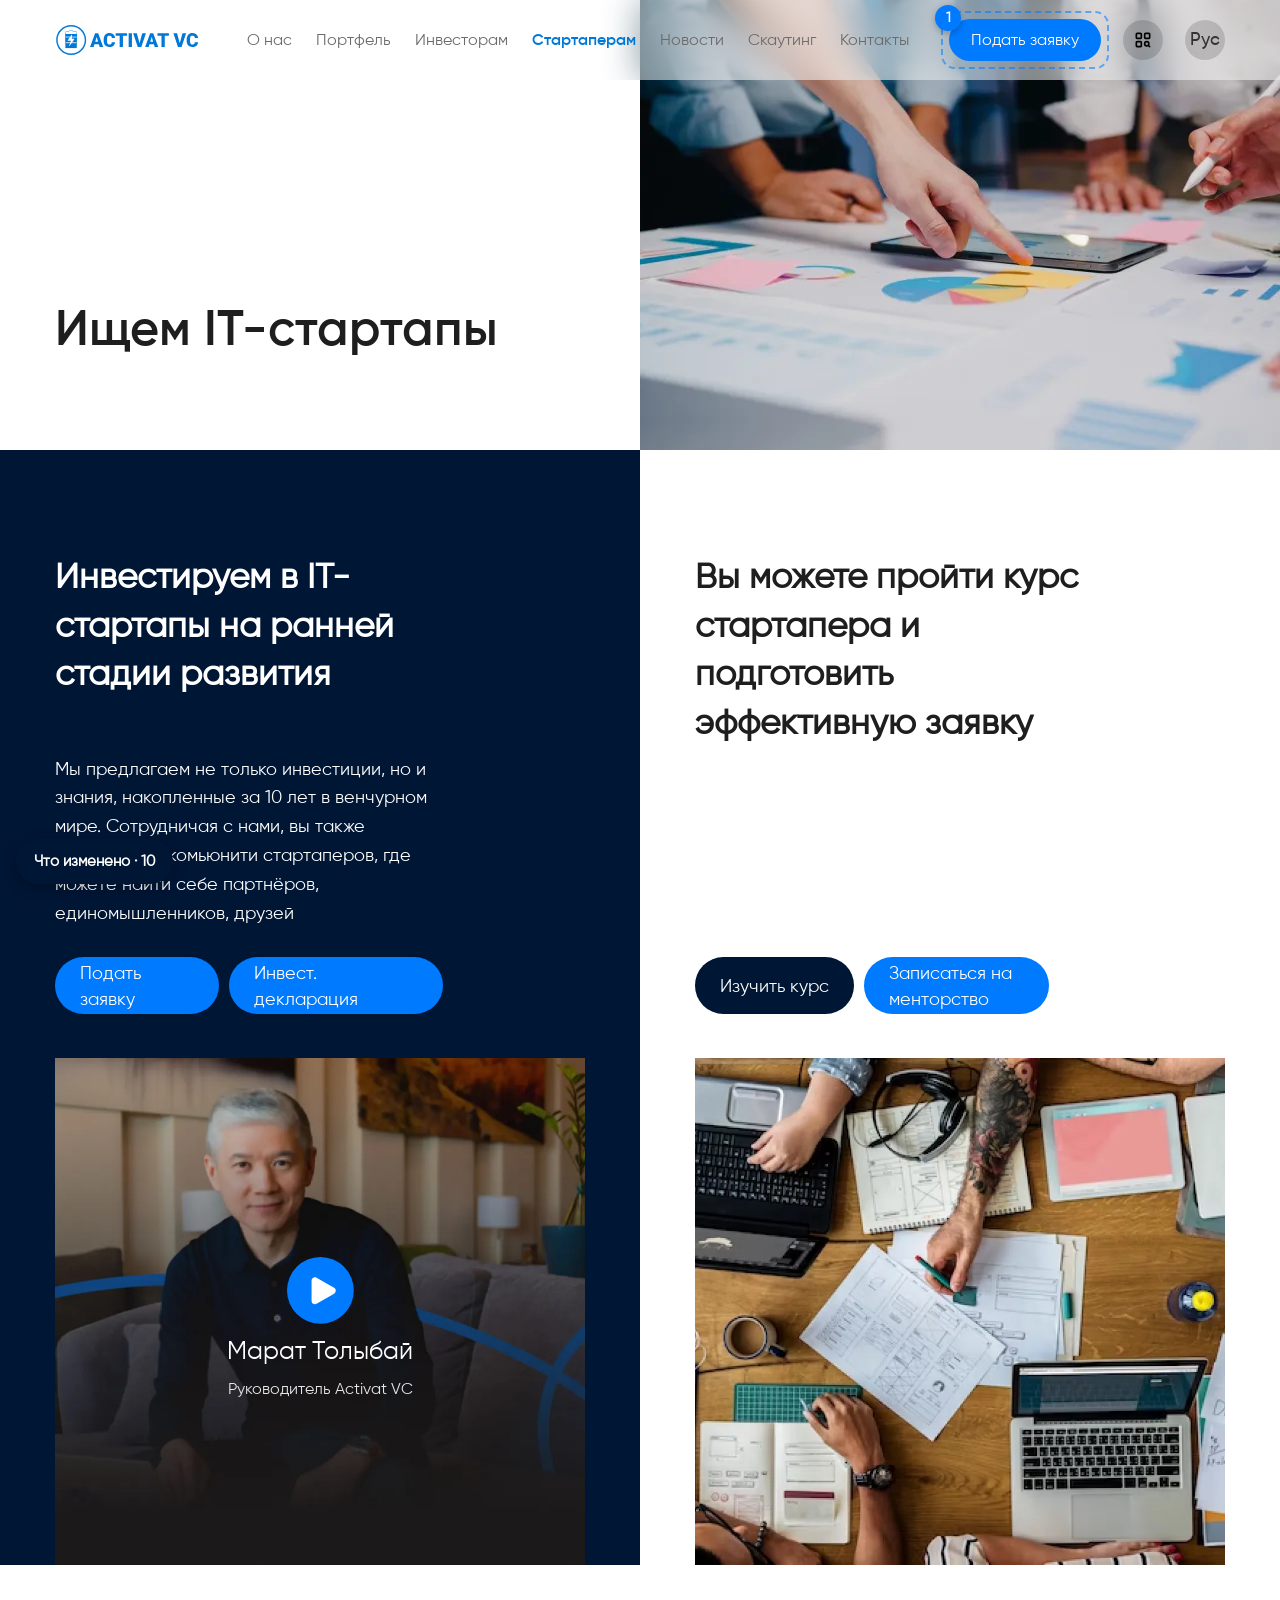
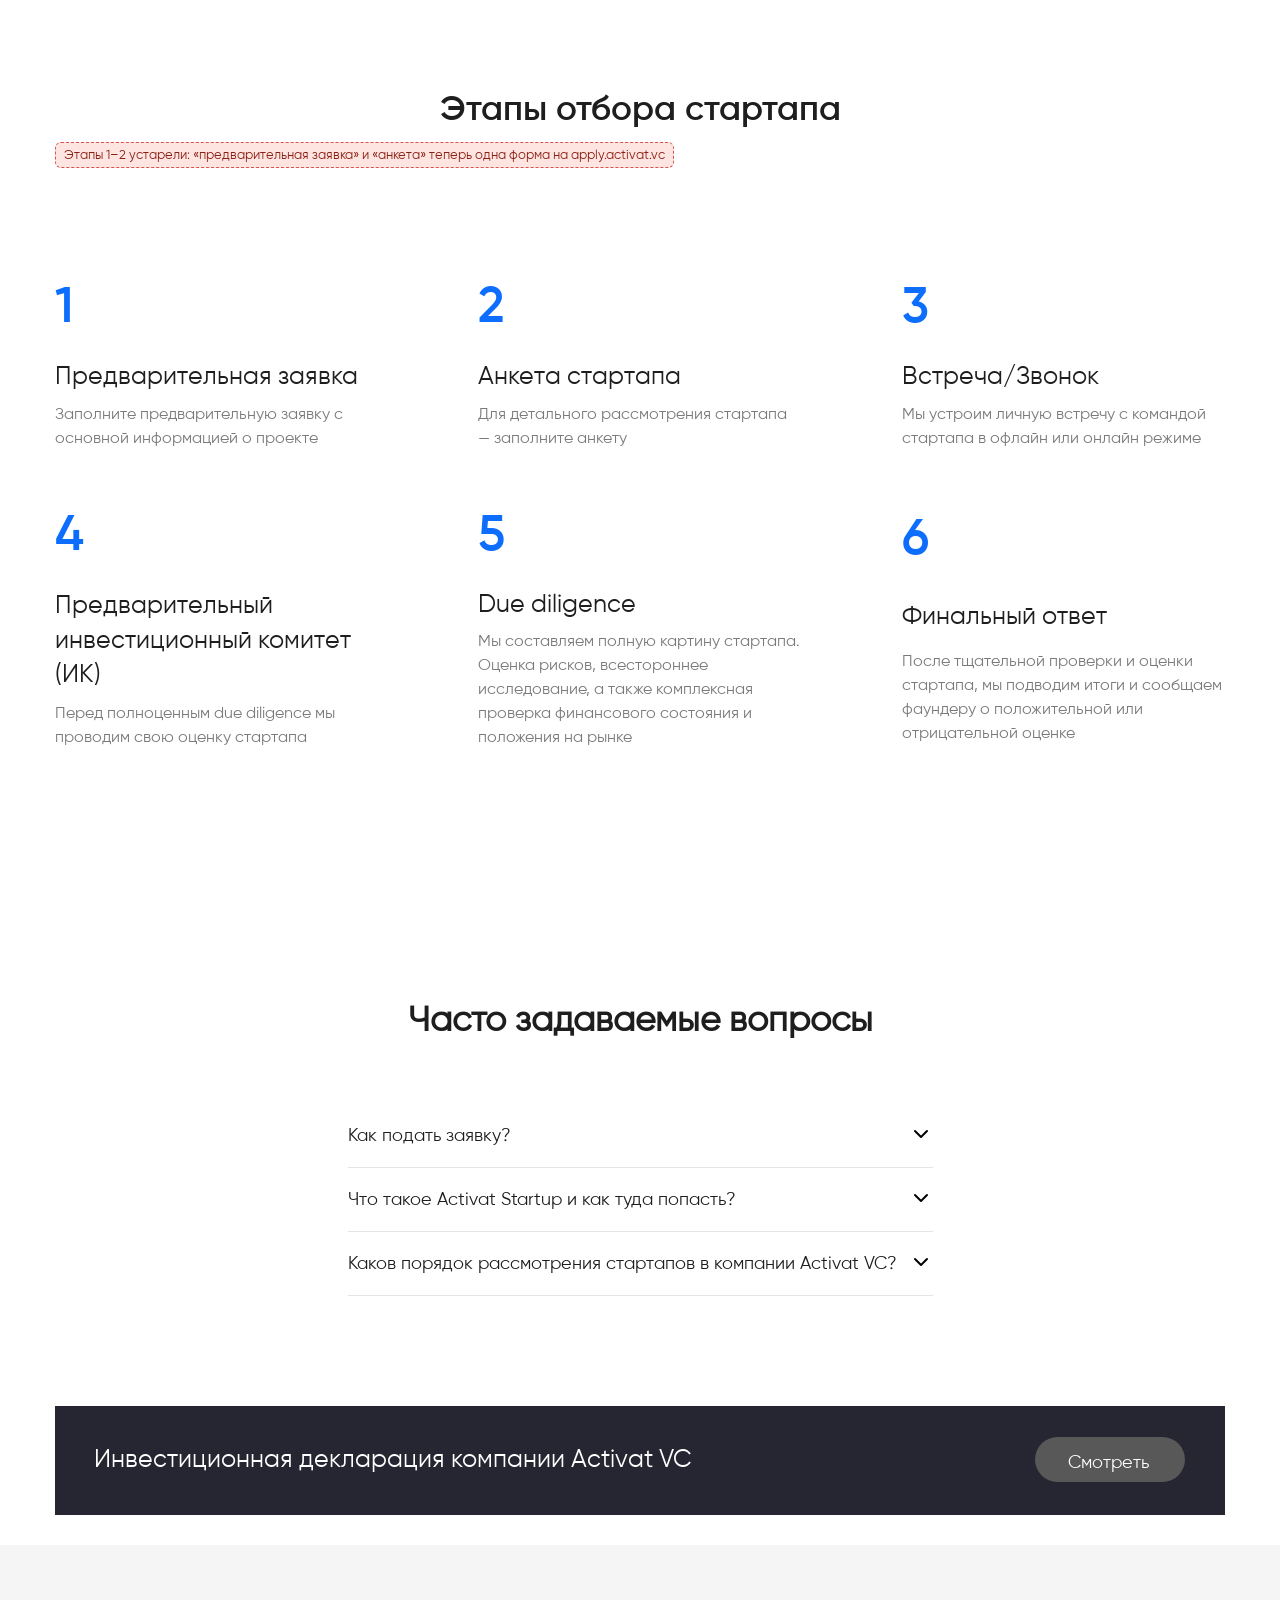
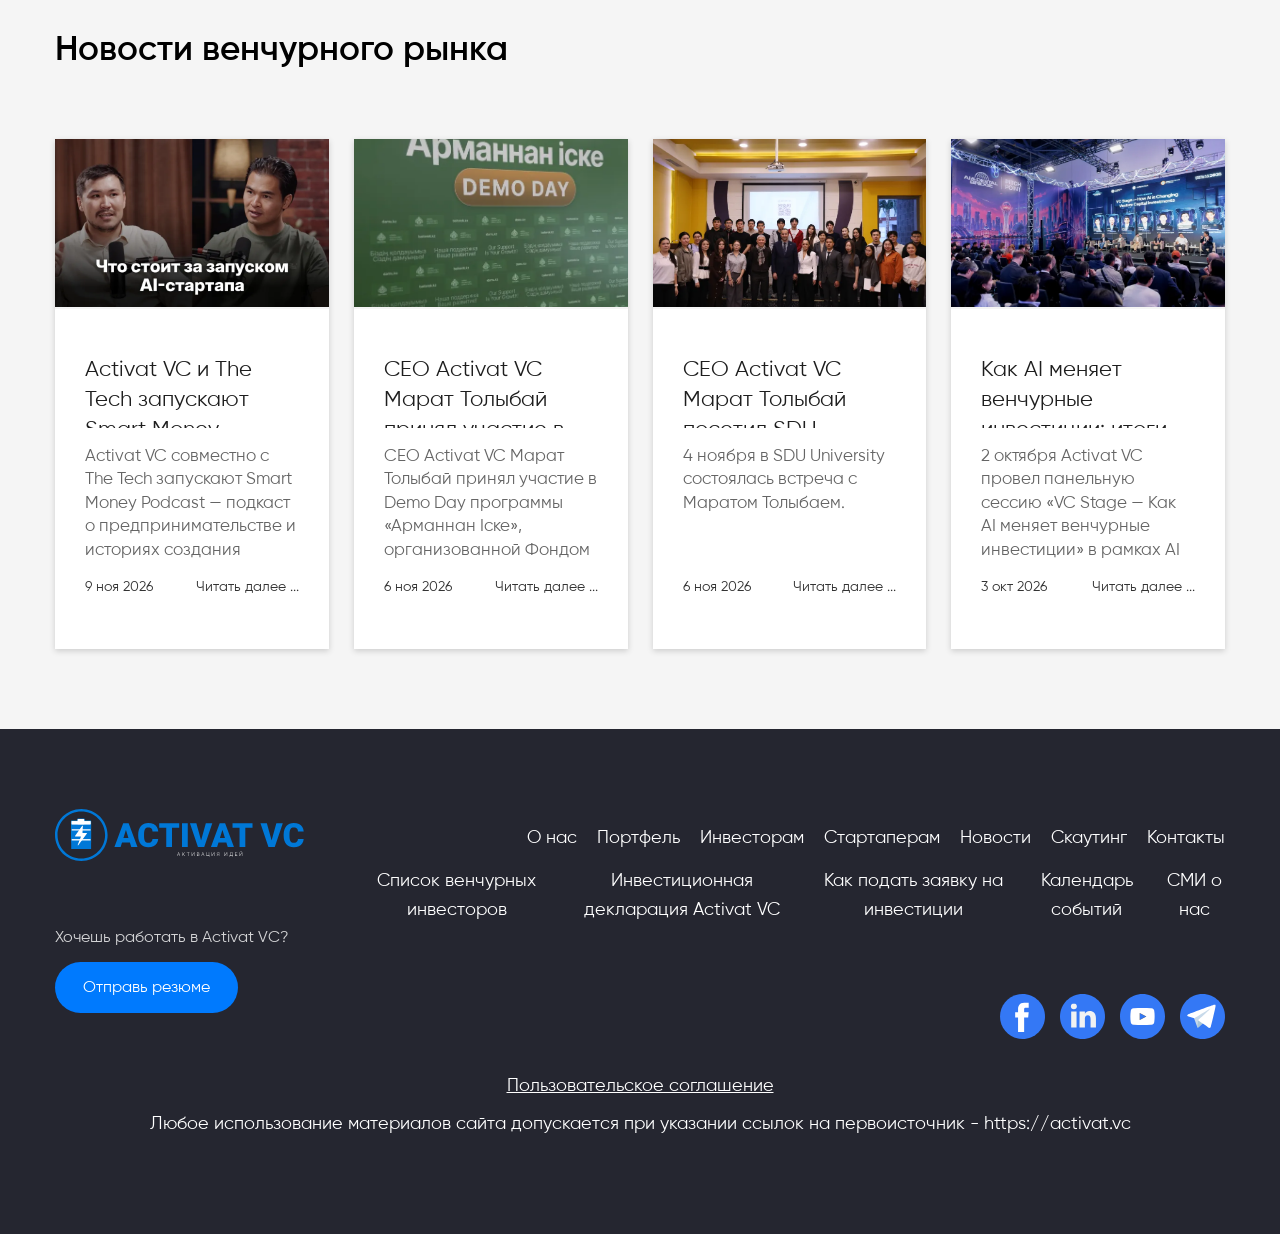
<file: activat-demo/startups.html>
<!DOCTYPE html>
<html lang="ru-KZ">

<head>

	



                                                                                                                                                                            

<meta charset="utf-8">
<meta name="viewport" content="width=device-width, initial-scale=1">
<title>Стартаперам — Activat VC (демо)</title>
<meta name="description" content="Есть стартап и вы в поиске инвестора для стартапа? Подавайте заявку на получение инвестиций от венчурной компании Activat VC">
<link rel="canonical" href="startups.html">
    <link rel="alternate" hreflang="ru" href="startups.html">
    <link rel="alternate" hreflang="en" href="https://activat.vc/en/startups">
    <link rel="alternate" hreflang="kk" href="https://activat.vc/kz/startups">
        <link rel="alternate" hreflang="x-default" href="startups.html">
    
<meta property="og:site_name" content="Activat VC">
<meta property="og:type" content="website">
<meta property="og:title" content="Получить инвестиции для стартапа - Activat VC">
<meta property="og:description" content="Есть стартап и вы в поиске инвестора для стартапа? Подавайте заявку на получение инвестиций от венчурной компании Activat VC">
<meta property="og:url" content="https://activat.vc/startups">
<meta property="og:image" content="https://activat.vc/themes/activat-vc/assets/images/og-default.jpg">
<meta property="og:locale" content="ru_RU">
<meta name="twitter:card" content="summary_large_image">



	<link rel="icon" href="assets/activat.vc/themes/activat-vc/assets/images/fav.png">

	<link rel="stylesheet" href="assets/activat.vc/themes/activat-vc/assets/css/header.css">
	<link rel="stylesheet" href="assets/activat.vc/themes/activat-vc/assets/css/main.css">
	<link rel="stylesheet" href="assets/activat.vc/themes/activat-vc/assets/css/media.css">
	<link rel="stylesheet" href="assets/activat.vc/themes/activat-vc/assets/libs/swiper/swiper-bundle.min.css">
	<link rel="stylesheet" href="assets/activat.vc/themes/activat-vc/assets/libs/modaal/dist/css/modaal.min.css">
	<link rel="stylesheet" href="assets/activat.vc/themes/activat-vc/assets/libs/aos/aos.css">	
	
	<script src="assets/activat.vc/themes/activat-vc/assets/libs/aos/aos.js" defer></script>
	<script src="assets/activat.vc/themes/activat-vc/assets/libs/jquery/jquery-3.6.0.min.js" defer></script>
	<script src="assets/activat.vc/themes/activat-vc/assets/libs/swiper/swiper-bundle.min.js" defer></script>
	<script src="assets/activat.vc/themes/activat-vc/assets/libs/modaal/dist/js/modaal.min.js" defer></script>
	
	<script src="assets/activat.vc/themes/activat-vc/assets/js/common.js" defer></script>
	<script>function gtag_report_conversion(url){if(url){window.location=url;}return false;}</script>


	<meta name="robots" content="noindex, nofollow">
	<link rel="stylesheet" href="assets/demo/demo.css?v=20261111151018">
</head>

<body>

	<div class="wrapper">

		
<section class="header">
	<div class="header_logo">
		<a href="index.html"><img class="header_logo_img" src="assets/activat.vc/themes/activat-vc/assets/images/logo.svg"
				alt="Activat VC"></a>
	</div>

	<div class="header_menu">
		<ul>
			<li><a class="" href="https://activat.vc/about"><span
						class="hover-underline-animation">О нас</span></a></li>
			<li><a class="" href="https://activat.vc/portfolio"><span
						class="hover-underline-animation">Портфель</span></a></li>
			<li><a class="" href="https://activat.vc/invest"><span
						class="hover-underline-animation">Инвесторам</span></a></li>
			<li><a class="active" href="startups.html"><span
						class="hover-underline-animation">Стартаперам</span></a></li>
			<li><a class="" href="https://activat.vc/blog"><span
						class="hover-underline-animation">Новости</span></a></li>
			<li><a class="" href="https://activat.vc/scout"><span
						class="hover-underline-animation">Скаутинг</span></a></li>
			<li><a class="" href="https://activat.vc/contacts"><span
						class="hover-underline-animation">Контакты</span></a></li>
		</ul>
	</div>

	<div class="header_cta demo-mark" data-n="1">
		<a class="button primary-button" href="https://apply.activat.vc/?utm_source=site&amp;utm_medium=header" data-event="apply_click" data-place="header"><span class="cta-full">Подать заявку на инвестиции</span><span class="cta-short">Подать заявку</span></a>
		<span class="header_cta_note">pre-seed и seed · чек до $100 тыс.</span>
	</div>

	<div class="mobile-menu shortcuts-menu">
		<label class="popup">
			<input type="checkbox">
			<div class="noselect burger" tabindex="0">
				<span></span>
				<span></span>
				<span></span>
				<svg width="800px" height="800px" viewBox="0 0 24 24" fill="none" xmlns="http://www.w3.org/2000/svg">
					<path d="M20 20L18.2678 18.2678M18.2678 18.2678C18.7202 17.8154 19 17.1904 19 16.5C19 15.1193 17.8807 14 16.5 14C15.1193 14 14 15.1193 14 16.5C14 17.8807 15.1193 19 16.5 19C17.1904 19 17.8154 18.7202 18.2678 18.2678ZM15.6 10H18.4C18.9601 10 19.2401 10 19.454 9.89101C19.6422 9.79513 19.7951 9.64215 19.891 9.45399C20 9.24008 20 8.96005 20 8.4V5.6C20 5.03995 20 4.75992 19.891 4.54601C19.7951 4.35785 19.6422 4.20487 19.454 4.10899C19.2401 4 18.9601 4 18.4 4H15.6C15.0399 4 14.7599 4 14.546 4.10899C14.3578 4.20487 14.2049 4.35785 14.109 4.54601C14 4.75992 14 5.03995 14 5.6V8.4C14 8.96005 14 9.24008 14.109 9.45399C14.2049 9.64215 14.3578 9.79513 14.546 9.89101C14.7599 10 15.0399 10 15.6 10ZM5.6 10H8.4C8.96005 10 9.24008 10 9.45399 9.89101C9.64215 9.79513 9.79513 9.64215 9.89101 9.45399C10 9.24008 10 8.96005 10 8.4V5.6C10 5.03995 10 4.75992 9.89101 4.54601C9.79513 4.35785 9.64215 4.20487 9.45399 4.10899C9.24008 4 8.96005 4 8.4 4H5.6C5.03995 4 4.75992 4 4.54601 4.10899C4.35785 4.20487 4.20487 4.35785 4.10899 4.54601C4 4.75992 4 5.03995 4 5.6V8.4C4 8.96005 4 9.24008 4.10899 9.45399C4.20487 9.64215 4.35785 9.79513 4.54601 9.89101C4.75992 10 5.03995 10 5.6 10ZM5.6 20H8.4C8.96005 20 9.24008 20 9.45399 19.891C9.64215 19.7951 9.79513 19.6422 9.89101 19.454C10 19.2401 10 18.9601 10 18.4V15.6C10 15.0399 10 14.7599 9.89101 14.546C9.79513 14.3578 9.64215 14.2049 9.45399 14.109C9.24008 14 8.96005 14 8.4 14H5.6C5.03995 14 4.75992 14 4.54601 14.109C4.35785 14.2049 4.20487 14.3578 4.10899 14.546C4 14.7599 4 15.0399 4 15.6V18.4C4 18.9601 4 19.2401 4.10899 19.454C4.20487 19.6422 4.35785 19.7951 4.54601 19.891C4.75992 20 5.03995 20 5.6 20Z" stroke="#000000" stroke-width="2" stroke-linecap="round" stroke-linejoin="round"/>
				</svg>
			</div>
			<nav class="popup-window">
				<div class="shortcuts">
					<legend>Инвесторам</legend>
					<ul>
						<li><a class="utm-tag" href="https://activat.vc/invest_form"><span>Activat Invest</span></a></li>
						<li><a href="https://activat.vc/invest-course"><span>Курс по венчурным инвестициям</span></a></li>
												<hr>
					</ul>
					<legend>Стартаперам</legend>
					<ul>
						<li><a href="https://activat.vc/startup-course"><span>Вводный курс для стартапера </span></a></li>
												<li><a class="utm-tag" href="https://apply.activat.vc/?utm_source=site&amp;utm_medium=startups" data-event="apply_click" data-place="startups"><span>Подать заявку на инвестиции</span></a></li>
						<li><a class="utm-tag" href="https://activat.vc/advisory-board"><span>Advisory Board</span></a></li>
						<hr>
					</ul>
					<legend>Скаутинг</legend>
					<ul>
						<li><a class="utm-tag" href="https://activat.vc/scouts_form"><span>Стать скаутом</span></a></li>
					</ul>
					<hr>
					<ul>
						<li><a class="utm-tag" href="https://activat.vc/investors_list"><span>Список венчурных инвесторов</span></a></li>
						<li><a class="utm-tag" href="/declaration"><span>Инвестиционная декларация Activat VC</span></a></li>
						<li><a class="utm-tag" href="https://activat.vc/calendar"><span>Календарь событий</span></a></li>
						<li><a class="utm-tag" href="https://activat.vc/press-center"><span>СМИ о нас</span></a></li>
						
					</ul>
				</div>
			</nav>
		</label>
	</div>

		<div class="header_lang">
		<label class="popup">
			<input type="checkbox">
			<div class="burger" tabindex="0">
				<span></span>
				<span></span>
				<span></span>
				<p class="noselect lang_label">Рус</p>
			</div>
															<nav class="popup-window">
				<ul>
																				<li>
						<a class="noselect active" href="startups.html">
														<img src="assets/activat.vc/themes/activat-vc/assets/images/ru.svg" class="img-leaf" alt="" />
							<span>Русский</span>
													</a>
					</li>
																				<li>
						<a class="noselect " href="https://activat.vc/en/startups">
														<img src="assets/activat.vc/themes/activat-vc/assets/images/en.svg" class="img-leaf" alt="" />
							<span>English</span>
													</a>
					</li>
																				<li>
						<a class="noselect " href="https://activat.vc/kz/startups">
														<img src="assets/activat.vc/themes/activat-vc/assets/images/kz.svg" class="img-leaf" alt="" />
							<span>Қазақша</span>
													</a>
					</li>
									</ul>
			</nav>
		</label>
	</div>
	
	<div class="mobile-menu">
		<label class="popup">
			<input type="checkbox">
			<div class="noselect burger" tabindex="0">
				<span></span>
				<span></span>
				<span></span>
			</div>
			<nav class="popup-window">
				<legend>Меню</legend>
				<ul>
					<li><a href="https://activat.vc/about"><span>О нас</span></a></li>
					<li><a href="https://activat.vc/portfolio"><span>Портфель</span></a></li>
					<li><a href="https://activat.vc/invest"><span>Инвесторам</span></a></li>
					<li><a href="startups.html"><span>Стартаперам</span></a></li>
					<li><a href="https://activat.vc/blog"><span>Новости</span></a></li>
					<li><a href="https://activat.vc/scout"><span>Скаутинг</span></a></li>
					<li><a href="https://activat.vc/contacts"><span>Контакты</span></a></li>
									</ul>
			</nav>
		</label>
	</div>
</section>

<style>
	.header_lang .popup {
		--burger-line-width: 1.125em;
		--burger-line-height: 0.125em;
		--burger-offset: 0.625em;
		--burger-bg: rgba(0, 0, 0, .15);
		--burger-color: #333;
		--burger-line-border-radius: 0.1875em;
		--burger-diameter: 2.525em;
		--burger-btn-border-radius: calc(var(--burger-diameter) / 2);
		--burger-line-transition: .3s;
		--burger-transition: all .1s ease-in-out;
		--burger-hover-scale: 1.1;
		--burger-active-scale: .95;
		--burger-enable-outline-color: var(--burger-bg);
		--burger-enable-outline-width: 0.125em;
		--burger-enable-outline-offset: var(--burger-enable-outline-width);
		/* nav */
		--nav-padding-x: 0.25em;
		--nav-padding-y: 0.625em;
		--nav-border-radius: 0.375em;
		--nav-border-color: #ccc;
		--nav-border-width: 0.0625em;
		--nav-shadow-color: rgba(0, 0, 0, .2);
		--nav-shadow-width: 0 1px 5px;
		--nav-bg: #eee;
		--nav-font-family: Menlo, Roboto Mono, monospace;
		--nav-default-scale: .8;
		--nav-active-scale: 1;
		--nav-position-left: unset;
		--nav-position-right: 0;
		/* if you want to change sides just switch one property */
		/* from properties to "unset" and the other to 0 */
		/* title */
		--nav-title-size: 0.625em;
		--nav-title-color: #777;
		--nav-title-padding-x: 1rem;
		--nav-title-padding-y: 0.25em;
		/* nav button */
		--nav-button-padding-x: 1rem;
		--nav-button-padding-y: 0.375em;
		--nav-button-border-radius: 0.375em;
		--nav-button-font-size: 16px;
		--nav-button-hover-bg: #6495ed;
		--nav-button-hover-text-color: #fff;
		--nav-button-distance: 0.875em;
		/* underline */
		--underline-border-width: 0.0625em;
		--underline-border-color: #ccc;
		--underline-margin-y: 0.3125em;
	}

	.header_lang .popup {
		display: inline-block;
		text-rendering: optimizeLegibility;
		position: relative;
	}

	.header_lang .popup input {
		display: none;
	}

	.header_lang .burger {
		display: flex;
		position: relative;
		align-items: center;
		justify-content: center;
		background: var(--burger-bg);
		width: var(--burger-diameter);
		height: var(--burger-diameter);
		border-radius: var(--burger-btn-border-radius);
		border: none;
		cursor: pointer;
		overflow: hidden;
		transition: var(--burger-transition);
		outline: var(--burger-enable-outline-width) solid transparent;
		outline-offset: 0;
	}

	.header_lang .burger span {
		height: var(--burger-line-height);
		width: var(--burger-line-width);
		background: var(--burger-color);
		border-radius: var(--burger-line-border-radius);
		position: absolute;
		transition: var(--burger-line-transition);
		opacity: 0;
	}

	.header_lang .burger .lang_label {
		opacity: 1;
	}

	.header_lang .burger span:nth-child(1) {
		top: var(--burger-offset);
	}

	.header_lang .burger span:nth-child(2) {
		bottom: var(--burger-offset);
	}

	.header_lang .burger span:nth-child(3) {
		top: 50%;
		transform: translateY(-50%);
	}

	.header_lang .popup-window {
		transform: scale(var(--nav-default-scale));
		visibility: hidden;
		opacity: 0;
		position: absolute;
		padding: var(--nav-padding-y) var(--nav-padding-x);
		background: var(--nav-bg);
		font-family: var(--nav-font-family);
		color: var(--nav-text-color);
		border-radius: var(--nav-border-radius);
		box-shadow: var(--nav-shadow-width) var(--nav-shadow-color);
		border: var(--nav-border-width) solid var(--nav-border-color);
		top: calc(var(--burger-diameter) + var(--burger-enable-outline-width) + var(--burger-enable-outline-offset) + 10px);
		left: var(--nav-position-left);
		right: var(--nav-position-right);
		transition: var(--burger-transition);
	}

	.header_lang .popup-window legend {
		padding: var(--nav-title-padding-y) var(--nav-title-padding-x);
		margin: 0;
		color: var(--nav-title-color);
		font-size: var(--nav-title-size);
		text-transform: uppercase;
	}

	.header_lang .popup-window ul {
		margin: 0;
		padding: 0;
		list-style-type: none;
	}

	.header_lang .popup-window ul a {
		outline: none;
		width: 100%;
		border: none;
		background: none;
		display: flex;
		align-items: center;
		color: var(--burger-color);
		font-size: var(--nav-button-font-size);
		padding: var(--nav-button-padding-y) var(--nav-button-padding-x);
		white-space: nowrap;
		border-radius: var(--nav-button-border-radius);
		cursor: pointer;
		column-gap: var(--nav-button-distance);
		font-family: Gilroy;
		font-style: normal;
		font-weight: 500;
		line-height: 139%;
		/* 48.65px */
		text-decoration: none;
	}

	.header_lang .popup-window a img {
		width: 15px;
		height: 15px;
		object-fit: contain;
		border-radius: 50%;
	}

	.header_lang .popup-window ul li:nth-child(1) svg,
	.header_lang .popup-window ul li:nth-child(2) svg {
		color: cornflowerblue;
	}

	.header_lang .popup-window ul li:nth-child(4) svg,
	.header_lang .popup-window ul li:nth-child(5) svg {
		color: rgb(153, 153, 153);
	}

	.header_lang .popup-window ul li:nth-child(7) svg {
		color: red;
	}

	.header_lang .popup-window hr {
		margin: var(--underline-margin-y) 0;
		border: none;
		border-bottom: var(--underline-border-width) solid var(--underline-border-color);
	}

	/* actions */

	.header_lang .popup-window ul a:hover,
	.header_lang .popup-window ul a:focus-visible,
	.header_lang .popup-window ul a:hover svg,
	.header_lang .popup-window ul a:focus-visible svg {
		color: var(--nav-button-hover-text-color);
		background: var(--nav-button-hover-bg);
	}

	.header_lang .burger:hover {
		transform: scale(var(--burger-hover-scale));
	}

	.header_lang .burger:active {
		transform: scale(var(--burger-active-scale));
	}

	.header_lang .burger:focus:not(:hover) {
		outline-color: var(--burger-enable-outline-color);
		outline-offset: var(--burger-enable-outline-offset);
	}

	.header_lang .popup input:checked+.burger span:nth-child(1) {
		top: 50%;
		transform: translateY(-50%) rotate(45deg);
		opacity: 1;
	}

	.header_lang .popup input:checked+.burger span:nth-child(2) {
		bottom: 50%;
		transform: translateY(50%) rotate(-45deg);
		opacity: 1;
	}

	.header_lang .popup input:checked+.burger span:nth-child(3) {
		transform: translateX(calc(var(--burger-diameter) * -1 - var(--burger-line-width)));
	}

	.header_lang .popup input:checked+.burger .lang_label {
		opacity: 0;
	}

	.header_lang .popup input:checked~nav {
		transform: scale(var(--nav-active-scale));
		visibility: visible;
		opacity: 1;
	}

	.header_lang .burger .lang_label {
		margin: 0;
		font-family: Gilroy-Medium;
		font-size: 18px;
		font-style: normal;
		font-weight: 500;
		line-height: 139%;
		/* 48.65px */
	}
</style>
<style>
	.mobile-menu .popup {
		--burger-line-width: 1.125em;
		--burger-line-height: 0.125em;
		--burger-offset: 0.810em;
		--burger-bg: rgba(0, 0, 0, .15);
		--burger-color: #333;
		--burger-line-border-radius: 0.1875em;
		--burger-diameter: 2.525em;
		--burger-btn-border-radius: calc(var(--burger-diameter) / 2);
		--burger-line-transition: .3s;
		--burger-transition: all .1s ease-in-out;
		--burger-hover-scale: 1.1;
		--burger-active-scale: .95;
		--burger-enable-outline-color: var(--burger-bg);
		--burger-enable-outline-width: 0.125em;
		--burger-enable-outline-offset: var(--burger-enable-outline-width);
		/* nav */
		--nav-padding-x: 0.25em;
		--nav-padding-y: 0.625em;
		--nav-border-radius: 0.375em;
		--nav-border-color: #ccc;
		--nav-border-width: 0.0625em;
		--nav-shadow-color: rgba(0, 0, 0, .2);
		--nav-shadow-width: 0 1px 5px;
		--nav-bg: #eee;
		--nav-font-family: Menlo, Roboto Mono, monospace;
		--nav-default-scale: .8;
		--nav-active-scale: 1;
		--nav-position-left: unset;
		--nav-position-right: 0;
		/* if you want to change sides just switch one property */
		/* from properties to "unset" and the other to 0 */
		/* title */
		--nav-title-size: 0.625em;
		--nav-title-color: #777;
		--nav-title-padding-x: 1rem;
		--nav-title-padding-y: 0.25em;
		/* nav button */
		--nav-button-padding-x: 1rem;
		--nav-button-padding-y: 0.375em;
		--nav-button-border-radius: 0.375em;
		--nav-button-font-size: 16px;
		--nav-button-hover-bg: #6495ed;
		--nav-button-hover-text-color: #fff;
		--nav-button-distance: 0.875em;
		/* underline */
		--underline-border-width: 0.0625em;
		--underline-border-color: #ccc;
		--underline-margin-y: 0.3125em;
	}

	/* popup settings 👆 */

	.mobile-menu .popup {
		display: inline-block;
		text-rendering: optimizeLegibility;
		position: relative;
	}

	.mobile-menu .popup input {
		display: none;
	}

	.mobile-menu .burger {
		display: flex;
		position: relative;
		align-items: center;
		justify-content: center;
		background: var(--burger-bg);
		width: var(--burger-diameter);
		height: var(--burger-diameter);
		border-radius: var(--burger-btn-border-radius);
		border: none;
		cursor: pointer;
		overflow: hidden;
		transition: var(--burger-transition);
		outline: var(--burger-enable-outline-width) solid transparent;
		outline-offset: 0;
	}

	.mobile-menu .burger span {
		height: var(--burger-line-height);
		width: var(--burger-line-width);
		background: var(--burger-color);
		border-radius: var(--burger-line-border-radius);
		position: absolute;
		transition: var(--burger-line-transition);
	}

	.mobile-menu .burger span:nth-child(1) {
		top: var(--burger-offset);
	}

	.mobile-menu .burger span:nth-child(2) {
		bottom: var(--burger-offset);
	}

	.mobile-menu .burger span:nth-child(3) {
		top: 50%;
		transform: translateY(-50%);
	}

	.mobile-menu .popup-window {
		transform: scale(var(--nav-default-scale));
		visibility: hidden;
		opacity: 0;
		position: absolute;
		padding: var(--nav-padding-y) var(--nav-padding-x);
		background: var(--nav-bg);
		font-family: var(--nav-font-family);
		color: var(--nav-text-color);
		border-radius: var(--nav-border-radius);
		box-shadow: var(--nav-shadow-width) var(--nav-shadow-color);
		border: var(--nav-border-width) solid var(--nav-border-color);
		top: calc(var(--burger-diameter) + var(--burger-enable-outline-width) + var(--burger-enable-outline-offset) + 10px);
		left: var(--nav-position-left);
		right: var(--nav-position-right);
		transition: var(--burger-transition);
	}

	.mobile-menu .popup-window legend {
		padding: var(--nav-title-padding-y) var(--nav-title-padding-x);
		margin: 0;
		color: var(--nav-title-color);
		font-size: var(--nav-title-size);
		text-transform: uppercase;
		font-family: Gilroy;
		font-style: normal;
		font-weight: 500;
		line-height: 139%;
		/* 48.65px */
		text-decoration: none;
	}

	.mobile-menu .popup-window ul {
		margin: 0;
		padding: 0;
		list-style-type: none;
	}

	.mobile-menu .popup-window ul a {
		outline: none;
		width: 100%;
		border: none;
		background: none;
		display: flex;
		align-items: center;
		color: var(--burger-color);
		font-size: var(--nav-button-font-size);
		padding: var(--nav-button-padding-y) var(--nav-button-padding-x);
		white-space: nowrap;
		border-radius: var(--nav-button-border-radius);
		cursor: pointer;
		column-gap: var(--nav-button-distance);
		text-decoration: none;
		font-family: Gilroy;
		font-style: normal;
		font-weight: 500;
		line-height: 139%;
		/* 48.65px */
		text-decoration: none;
	}

	.mobile-menu .popup-window ul li:nth-child(1) svg,
	.mobile-menu .popup-window ul li:nth-child(2) svg {
		color: cornflowerblue;
	}

	.mobile-menu .popup-window ul li:nth-child(4) svg,
	.mobile-menu .popup-window ul li:nth-child(5) svg {
		color: rgb(153, 153, 153);
	}

	.mobile-menu .popup-window ul li:nth-child(7) svg {
		color: red;
	}

	.mobile-menu .popup-window hr {
		margin: var(--underline-margin-y) 0;
		border: none;
		border-bottom: var(--underline-border-width) solid var(--underline-border-color);
	}

	/* actions */

	.mobile-menu .popup-window ul a:hover,
	.mobile-menu .popup-window ul a:focus-visible,
	.mobile-menu .popup-window ul a:hover svg,
	.mobile-menu .popup-window ul a:focus-visible svg {
		color: var(--nav-button-hover-text-color);
		background: var(--nav-button-hover-bg);
	}

	.mobile-menu .burger:hover {
		transform: scale(var(--burger-hover-scale));
	}

	.mobile-menu .burger:active {
		transform: scale(var(--burger-active-scale));
	}

	.mobile-menu .burger:focus:not(:hover) {
		outline-color: var(--burger-enable-outline-color);
		outline-offset: var(--burger-enable-outline-offset);
	}

	.mobile-menu .popup input:checked+.burger span:nth-child(1) {
		top: 50%;
		transform: translateY(-50%) rotate(45deg);
	}

	.mobile-menu .popup input:checked+.burger span:nth-child(2) {
		bottom: 50%;
		transform: translateY(50%) rotate(-45deg);
	}

	.mobile-menu .popup input:checked+.burger span:nth-child(3) {
		transform: translateX(calc(var(--burger-diameter) * -1 - var(--burger-line-width)));
	}

	.mobile-menu .popup input:checked~nav {
		transform: scale(var(--nav-active-scale));
		visibility: visible;
		opacity: 1;
	}
</style>
		<section class="page-simple-block" style="background-image: url(assets/activat.vc/storage/app/resources/resize/1920_0_0_0_auto/img_77817ddf42728192bf3a4e011e016fb7.webp);">
	
	<div class="page-simple_text-block">
				<h1 data-aos="fade-in">Ищем IT-стартапы</h1>
	</div>

	<div class="page-simple_bg-block">
					<img data-aos="fade-in" src="assets/activat.vc/storage/app/resources/resize/0_450_0_0_auto/img_c94c549125036ac093f36cccb9f59d1d.webp" alt="">
			</div>
	
</section>

<section class="page-block grid-block startups-page">
	<div class="blue-bg">
		<div class="content">
			<h2 data-aos="fade-in" data-aos-delay="100">Инвестируем в IT-стартапы на ранней стадии развития</h2>
			<p data-aos="fade-in" data-aos-delay="200">Мы предлагаем не только инвестиции, но и знания, накопленные за 10 лет в венчурном мире. Сотрудничая с нами, вы также попадаете в комьюнити стартаперов, где можете найти себе партнёров, единомышленников, друзей</p>
			<div class="btns">
				<a class="utm-tag" href="https://apply.activat.vc/?utm_source=site&amp;utm_medium=startups" data-event="apply_click" data-place="startups"><div data-aos="fade-in" data-aos-delay="300" class="button primary-button">Подать заявку</div></a>
				<a class="utm-tag" href="/declaration"><div data-aos="fade-in" data-aos-delay="300" class="button wide-btn primary-button">Инвест. декларация</div></a>
			</div>
		</div>

		<div class="video">
			<img data-aos="fade-in" data-aos-delay="400"v class="video_bg-image" src="assets/activat.vc/storage/app/resources/resize/0_850_0_0_auto/img_fdbc5633bda5bad685d96b15df255ffe.webp" alt="Марат Толибаев">
			<div data-aos="fade-in" data-aos-delay="700" class="player_buttons">
												<a class="homepage_video" href="https://www.youtube.com/embed/NU6EtiK4vHA"><img src="assets/activat.vc/themes/activat-vc/assets/images/play.svg" alt="Воспроизвести видео"></a>
				<p class="name">Марат Толыбай</p>
				<p class="label">Руководитель Activat VC</p>
			</div>
		</div>
	</div>
	
	<div class="white-bg">
		<div class="content">
			<h2 data-aos="fade-in" data-aos-delay="100">Вы можете пройти курс стартапера и подготовить эффективную заявку</h2>
			<p></p>
			<div class="btns">
				<a class="utm-tag" href="https://activat.vc/startup-course"><div data-aos="fade-in" data-aos-delay="300" class="button secondary-button">Изучить курс</div></a>
				<a class="utm-tag" href="https://b24-tfbpek.bitrix24.site/crm_form_fcwbi"><div data-aos="fade-in" data-aos-delay="300" class="button wide-btn primary-button">Записаться на менторство</div></a>
			</div>
		</div>
		<img data-aos="fade-in"  data-aos-delay="400" class="solo_img" src="assets/activat.vc/storage/app/resources/resize/0_850_0_0_auto/img_8f12b540f526d18db8c49f7f06990bae.webp" alt="Марат Толибаев">
	</div>
</section>

<section class="feature_block">
		<h2 data-aos="fade-up">Этапы отбора стартапа</h2>
<span class="demo-warn">Этапы 1–2 устарели: «предварительная заявка» и «анкета» теперь одна форма на apply.activat.vc</span>

		<div class="features">
			
							<div data-aos="fade-up" class="feature due_dill_feature">
					<p class="big_num">1</p>
					<h3>Предварительная заявка</h3>
					<p>Заполните предварительную заявку с основной информацией о проекте</p>
				</div>
							<div data-aos="fade-up" class="feature due_dill_feature">
					<p class="big_num">2</p>
					<h3>Анкета стартапа</h3>
					<p>Для детального рассмотрения стартапа — заполните анкету</p>
				</div>
							<div data-aos="fade-up" class="feature due_dill_feature">
					<p class="big_num">3</p>
					<h3>Встреча/Звонок</h3>
					<p>Мы устроим личную встречу с командой стартапа в офлайн или онлайн режиме</p>
				</div>
							<div data-aos="fade-up" class="feature due_dill_feature">
					<p class="big_num">4</p>
					<h3>Предварительный инвестиционный комитет (ИК)</h3>
					<p>Перед полноценным due diligence мы проводим свою оценку стартапа</p>
				</div>
							<div data-aos="fade-up" class="feature due_dill_feature">
					<p class="big_num">5</p>
					<h3>Due diligence</h3>
					<p>Мы составляем полную картину стартапа. Оценка рисков, всестороннее исследование, а также комплексная проверка финансового состояния и положения на рынке</p>
				</div>
							<div data-aos="fade-up" class="feature due_dill_feature">
					<p class="big_num">6</p>
					<h3>Финальный ответ</h3>
					<p>После тщательной проверки и оценки стартапа, мы подводим итоги и сообщаем фаундеру о положительной или отрицательной оценке</p>
				</div>
			
		</div>
	</section>

<div class="faq">
	<h2 data-aos="fade-up">Часто задаваемые вопросы</h2>

	<div class="faq-content">
		<div class="accordion">
			
				<div class="accordion-item" data-aos="fade-up">
					<button id="accordion-button-1" aria-expanded="false">
						<span class="accordion-title">Как подать заявку?</span>
						<svg class="icon-chev" xmlns="http://www.w3.org/2000/svg" width="24" height="24" viewBox="0 0 24 24" fill="none">
							<path d="M6 9L12 15L18 9" stroke="black" stroke-width="2" stroke-linecap="round" stroke-linejoin="round"/>
						</svg>
    				<svg class="icon-x" xmlns="http://www.w3.org/2000/svg" width="24" height="24" viewBox="0 0 24 24" fill="none">
							<path fill-rule="evenodd" clip-rule="evenodd" d="M11.1294 12.5001L6.68526 8.05586C6.3068 7.67739 6.30679 7.06379 6.68524 6.68532V6.68532C7.06371 6.30683 7.67735 6.30682 8.05582 6.6853L12.5 11.1295L16.9441 6.68531C17.3226 6.30682 17.9362 6.30682 18.3147 6.68531V6.68531C18.6932 7.06378 18.6932 7.67741 18.3147 8.05588L13.8706 12.5001L18.3146 16.9442C18.6931 17.3226 18.6931 17.9363 18.3146 18.3147V18.3147C17.9361 18.6932 17.3225 18.6932 16.944 18.3147L12.5 13.8707L8.05596 18.3147C7.67749 18.6932 7.06387 18.6932 6.68541 18.3147V18.3147C6.30695 17.9363 6.30695 17.3227 6.68541 16.9442L11.1294 12.5001Z" fill="black"/>
						</svg>
					</button>
					<div class="accordion-content">
						<p>Нажмите «Подать заявку» — откроется форма на <a class="utm-tag" href="https://apply.activat.vc/?utm_source=site&amp;utm_medium=startups" data-event="apply_click" data-place="startups">apply.activat.vc</a>: данные о компании, основатели, документы. Ответ придёт на почту, указанную в форме.</p>
					</div>
				</div>

			
				<div class="accordion-item" data-aos="fade-up">
					<button id="accordion-button-1" aria-expanded="false">
						<span class="accordion-title">Что такое Activat Startup и как туда попасть?</span>
						<svg class="icon-chev" xmlns="http://www.w3.org/2000/svg" width="24" height="24" viewBox="0 0 24 24" fill="none">
							<path d="M6 9L12 15L18 9" stroke="black" stroke-width="2" stroke-linecap="round" stroke-linejoin="round"/>
						</svg>
    				<svg class="icon-x" xmlns="http://www.w3.org/2000/svg" width="24" height="24" viewBox="0 0 24 24" fill="none">
							<path fill-rule="evenodd" clip-rule="evenodd" d="M11.1294 12.5001L6.68526 8.05586C6.3068 7.67739 6.30679 7.06379 6.68524 6.68532V6.68532C7.06371 6.30683 7.67735 6.30682 8.05582 6.6853L12.5 11.1295L16.9441 6.68531C17.3226 6.30682 17.9362 6.30682 18.3147 6.68531V6.68531C18.6932 7.06378 18.6932 7.67741 18.3147 8.05588L13.8706 12.5001L18.3146 16.9442C18.6931 17.3226 18.6931 17.9363 18.3146 18.3147V18.3147C17.9361 18.6932 17.3225 18.6932 16.944 18.3147L12.5 13.8707L8.05596 18.3147C7.67749 18.6932 7.06387 18.6932 6.68541 18.3147V18.3147C6.30695 17.9363 6.30695 17.3227 6.68541 16.9442L11.1294 12.5001Z" fill="black"/>
						</svg>
					</button>
					<div class="accordion-content">
						<p>Activat Startup — сообщество предпринимателей, в котором люди делятся друг с другом опытом, поддерживают и помогают развиваться.</p><p>Для того, чтобы вступить в сообщество, необходимо заполнить Анкету на нашем сайте, нажав на кнопку “Вступить в сообщество предпринимателей Activat Startup”. После заполнения Анкеты с Вами свяжется менеджер и Вы будете добавлены в Telegram-чат сообщества предпринимателей.</p>
					</div>
				</div>

			
				<div class="accordion-item" data-aos="fade-up">
					<button id="accordion-button-1" aria-expanded="false">
						<span class="accordion-title">Каков порядок рассмотрения стартапов в компании Activat VC?</span>
						<svg class="icon-chev" xmlns="http://www.w3.org/2000/svg" width="24" height="24" viewBox="0 0 24 24" fill="none">
							<path d="M6 9L12 15L18 9" stroke="black" stroke-width="2" stroke-linecap="round" stroke-linejoin="round"/>
						</svg>
    				<svg class="icon-x" xmlns="http://www.w3.org/2000/svg" width="24" height="24" viewBox="0 0 24 24" fill="none">
							<path fill-rule="evenodd" clip-rule="evenodd" d="M11.1294 12.5001L6.68526 8.05586C6.3068 7.67739 6.30679 7.06379 6.68524 6.68532V6.68532C7.06371 6.30683 7.67735 6.30682 8.05582 6.6853L12.5 11.1295L16.9441 6.68531C17.3226 6.30682 17.9362 6.30682 18.3147 6.68531V6.68531C18.6932 7.06378 18.6932 7.67741 18.3147 8.05588L13.8706 12.5001L18.3146 16.9442C18.6931 17.3226 18.6931 17.9363 18.3146 18.3147V18.3147C17.9361 18.6932 17.3225 18.6932 16.944 18.3147L12.5 13.8707L8.05596 18.3147C7.67749 18.6932 7.06387 18.6932 6.68541 18.3147V18.3147C6.30695 17.9363 6.30695 17.3227 6.68541 16.9442L11.1294 12.5001Z" fill="black"/>
						</svg>
					</button>
					<div class="accordion-content">
						<ol><li dir="ltr">Все заявки от стартаперов поступают в компанию Activat VC. Те заявки, которые соответствуют Инвестиционной декларации нашей компании, поступают на рассмотрение в Инвестиционный комитет.</li><li dir="ltr">Стартап приглашается на Предварительный инвестиционный комитет, где презентует членам Инвестиционного комитета Activat VC свой проект, а также отвечает на вопросы. При положительном решении Инвестиционного комитета, стартап переходит на стадию комплексной проверки (due diligence).&nbsp;</li><li dir="ltr">Комплексная проверка (due diligence) длится от 2 до 3 недель, в течение которых специалисты изучают проект, перепроверяют информацию, расчеты и представленные документы. Цель специалистов, не доверяя только заявлениям стартапера, получить максимально объективную картину по всем важнейшим вопросам, указанным в заявке.</li><li dir="ltr">После due diligence члены Инвесткомитета собираются вместе с основателями стартапа и каждый специалист озвучивает свое заключение о проекте по своему направлению. У основателей стартапа есть возможность дать свои комментарии.</li><li dir="ltr">После финального обсуждения члены Инвесткомитета принимают окончательное решение о целесообразности инвестирования в проект.</li><li dir="ltr">Если наших средств недостаточно или мы считаем, что целесообразно разделить риски, то такие проекты мы выносим на рассмотрение нашим коллегам в Клубе инвесторов Activat Invest.</li></ol>
					</div>
				</div>

					</div>
	</div>
</div>

<div data-aos="fade-up" class="declar">
		<div class="declar_content">
			<p class="declar_title">Инвестиционная декларация компании Activat VC</p>
			<a href="/declaration">
				<div class="declar_btn">
					Смотреть
				</div>
			</a>
		</div>
	</div>


<section class="news">
	<div class="news_header">
		<h2 data-aos="fade-up">Новости венчурного рынка</h2>
	</div>

	<div class="news_grid">
		
						<div class="news_item" data-aos="fade-up"  data-aos-delay="0">

			<img src="assets/activat.vc/storage/app/resources/resize/0_510_0_0_crop/img_24c58263330dca3d2cde6feae105ee9f.webp" alt="Activat VC и The Tech запускают Smart Money Podcast" loading="lazy">
	
	<div class="news_text">
		
		<p class="news_title">
			<a href="https://activat.vc/blog/activat-vc-i-the-tech-zapuskayut-smart-money-podcast" class="stretched-link">Activat VC и The Tech запускают Smart Money Podcast</a>
		</p>

		<div class="featured-text">
			<p>Activat VC совместно с The Tech запускают Smart Money Podcast — подкаст о предпринимательстве и историях создания стартапов.</p>
		</div>

		<div class="news_desc">
			<p class="date">9 ноя 2026</p>
			<a class="link" href="https://activat.vc/blog/activat-vc-i-the-tech-zapuskayut-smart-money-podcast">Читать далее ...</a>
		</div>

	</div>

</div>						<div class="news_item" data-aos="fade-up"  data-aos-delay="100">

			<img src="assets/activat.vc/storage/app/resources/resize/0_510_0_0_crop/img_f9e4b9d9f81a22e2a25cbcb86da04055.webp" alt="CEO Activat VC Марат Толыбай принял участие в Demo Day программы «Арманнан Іске»" loading="lazy">
	
	<div class="news_text">
		
		<p class="news_title">
			<a href="https://activat.vc/blog/ceo-activat-vc-marat-tolybaj-prinyal-uchastie-v-demo-day-programmy-armannan-iske" class="stretched-link">CEO Activat VC Марат Толыбай принял участие в Demo Day программы «Арманнан Іске»</a>
		</p>

		<div class="featured-text">
			<p>CEO Activat VC Марат Толыбай принял участие в Demo Day программы «Арманнан Іске», организованной Фондом развития предпринимательства «Даму».</p>
		</div>

		<div class="news_desc">
			<p class="date">6 ноя 2026</p>
			<a class="link" href="https://activat.vc/blog/ceo-activat-vc-marat-tolybaj-prinyal-uchastie-v-demo-day-programmy-armannan-iske">Читать далее ...</a>
		</div>

	</div>

</div>						<div class="news_item" data-aos="fade-up"  data-aos-delay="200">

			<img src="assets/activat.vc/storage/app/resources/resize/0_510_0_0_crop/img_0ce5dac670968b441b7b8d1f20e1c860.webp" alt="CEO Activat VC Марат Толыбай посетил SDU University" loading="lazy">
	
	<div class="news_text">
		
		<p class="news_title">
			<a href="https://activat.vc/blog/ceo-activat-vc-marat-tolybaj-posetil-sdu-university" class="stretched-link">CEO Activat VC Марат Толыбай посетил SDU University</a>
		</p>

		<div class="featured-text">
			<p>4 ноября в SDU University состоялась встреча с Маратом Толыбаем.</p>
		</div>

		<div class="news_desc">
			<p class="date">6 ноя 2026</p>
			<a class="link" href="https://activat.vc/blog/ceo-activat-vc-marat-tolybaj-posetil-sdu-university">Читать далее ...</a>
		</div>

	</div>

</div>						<div class="news_item" data-aos="fade-up"  data-aos-delay="300">

			<img src="assets/activat.vc/storage/app/resources/resize/0_510_0_0_crop/img_b6ee9b085d05d2a3481a6cff9b2bd5c3.webp" alt="Как AI меняет венчурные инвестиции: итоги VC Stage" loading="lazy">
	
	<div class="news_text">
		
		<p class="news_title">
			<a href="https://activat.vc/blog/kak-ai-menyaet-venchurnye-investicii-itogi-vc-stage" class="stretched-link">Как AI меняет венчурные инвестиции: итоги VC Stage</a>
		</p>

		<div class="featured-text">
			<p>2 октября Activat VC провел панельную сессию «VC Stage — Как AI меняет венчурные инвестиции» в рамках AI &amp; Digital Bridge 2026.</p>
		</div>

		<div class="news_desc">
			<p class="date">3 окт 2026</p>
			<a class="link" href="https://activat.vc/blog/kak-ai-menyaet-venchurnye-investicii-itogi-vc-stage">Читать далее ...</a>
		</div>

	</div>

</div>			</div>

</section>
		<section class="footer">
			
			<div class="footer_top">

				<img class="footer_logo_img" src="assets/activat.vc/themes/activat-vc/assets/images/logo.svg" alt="Activat VC">

				<ul class="footer_menu">
					<li><a href="https://activat.vc/about">О нас</a></li>
					<li><a href="https://activat.vc/portfolio">Портфель</a></li>
					<li><a href="https://activat.vc/invest">Инвесторам</a></li>
					<li><a href="startups.html">Стартаперам</a></li>
					<li><a href="https://activat.vc/blog">Новости</a></li>
					<li><a href="https://activat.vc/scout">Скаутинг</a></li>
					<li><a href="https://activat.vc/contacts">Контакты</a></li>
				</ul>
				<div></div>
				<ul class="footer_menu">
					<li><a href="https://activat.vc/investors_list"><span>Список венчурных инвесторов</span></a></li>
					<li><a href="https://activat.vc/declaration"><span>Инвестиционная декларация Activat VC</span></a></li>
					<li><a href="index.html#how"><span>Как подать заявку на инвестиции</span></a></li>
					<li><a href="https://activat.vc/calendar"><span>Календарь событий</span></a></li>
					<li><a href="https://activat.vc/press-center"><span>СМИ о нас</span></a></li>
				</ul>
				
				<div class="footer_career">
					<p class="footer_career_title">Хочешь работать в Activat VC?</p>
					<a class="footer_career_btn" href="karera.html" data-event="career_open" data-place="site">
						Отправь резюме
					</a>
				</div>

				<div class="footer_socials">
					<a href="https://www.facebook.com/activatholding">
						<img src="assets/activat.vc/storage/app/media/icons/facebook.svg" alt="Facebook">
					</a>
					<a href="https://www.linkedin.com/company/activat">
						<img src="assets/activat.vc/storage/app/media/icons/linkedin.svg" alt="LinkedIn">
					</a>
					<a href="https://www.youtube.com/channel/UCIOk_yIoP-X-3V30w4xBlJA">
						<img src="assets/activat.vc/storage/app/media/icons/youtube.svg" alt="YouTube">
					</a>
					<a href="https://t.me/activatvc">
						<img src="assets/activat.vc/storage/app/media/icons/telegram.svg" alt="Telegram">
					</a>
				</div>

			</div>

			<div class="footer_bottom">
				<a href="https://activat.vc/agreement">Пользовательское соглашение</a>
				<p>Любое использование материалов сайта допускается при указании ссылок на первоисточник - https://activat.vc</p>
			</div>

		</section>		
	</div>
	
	<div class="progress-wrap cursor-pointer active-progress">
		<svg class="progress-circle svg-content" width="100%" height="100%" viewBox="-1 -1 102 102">
			<path d="M50,1 a49,49 0 0,1 0,98 a49,49 0 0,1 0,-98" style="transition: stroke-dashoffset 10ms linear 0s; stroke-dasharray: 307.919, 307.919; stroke-dashoffset: 233.291;"></path>
		</svg>
	</div>
	<script defer src="https://assistant.activat.vc/widget.js?v=2" data-lang="ru-KZ"></script><a class="demo-mobile-cta" href="https://apply.activat.vc/?utm_source=site&amp;utm_medium=mobile_bar" data-event="apply_click" data-place="mobile_bar">Подать заявку на инвестиции</a><script src="assets/demo/demo.js?v=20261111151018"></script></body>
</html>
</file>
<file: activat-demo/assets/demo/new.css>
/* ===== Activat VC — новая главная (концепция «три двери») ===== */
@font-face { font-family: "Gilroy"; src: url("../activat.vc/themes/activat-vc/assets/fonts/Gilroy/Gilroy-Regular.ttf") format("truetype"); font-weight: 400; font-display: swap; }
@font-face { font-family: "Gilroy"; src: url("../activat.vc/themes/activat-vc/assets/fonts/Gilroy/Gilroy-Medium.ttf") format("truetype"); font-weight: 500; font-display: swap; }
@font-face { font-family: "Gilroy"; src: url("../activat.vc/themes/activat-vc/assets/fonts/Gilroy/Gilroy-Semibold.ttf") format("truetype"); font-weight: 600; font-display: swap; }

:root {
  --navy: #001635;
  --navy-2: #0a2448;
  --blue: #007afe;
  --blue-soft: #e8f2ff;
  --sky: #f1f8ff;
  --ink: #14202e;
  --muted: #5b6472;
  --line: #e3ebf5;
  --pad: clamp(16px, 4vw, 56px);
  --max: 1240px;
}
* { box-sizing: border-box; }
html { scroll-behavior: smooth; scroll-padding-top: 84px; }
body { margin: 0; font-family: Gilroy, -apple-system, Arial, sans-serif; color: var(--ink); background: #fff; -webkit-font-smoothing: antialiased; }
a { color: inherit; }
img { max-width: 100%; }
.wrap { max-width: var(--max); margin: 0 auto; padding: 0 var(--pad); }

/* кнопки */
.btn { display: inline-flex; align-items: center; justify-content: center; gap: 8px; height: 52px; padding: 0 26px; border-radius: 999px; font: 500 17px Gilroy, sans-serif; text-decoration: none; white-space: nowrap; cursor: pointer; border: 0; transition: transform .12s ease, background .12s ease; }
.btn:hover { transform: translateY(-1px); }
.btn-blue { background: var(--blue); color: #fff; }
.btn-white { background: #fff; color: var(--navy); }
.btn-navy { background: var(--navy); color: #fff; }
.btn-ghost { background: transparent; color: #fff; box-shadow: inset 0 0 0 1px rgba(255,255,255,.45); }
.btn-ghost-dark { background: transparent; color: var(--navy); box-shadow: inset 0 0 0 1px #c9d3e0; }
.btn-sm { height: 42px; padding: 0 20px; font-size: 15px; }
.link-arrow { color: var(--blue); text-decoration: none; font-weight: 500; }
.link-arrow:hover { text-decoration: underline; }

/* шапка */
.nh { position: sticky; top: 0; z-index: 1000; background: rgba(255,255,255,.92); backdrop-filter: blur(14px); border-bottom: 1px solid var(--line); }
.nh .wrap { display: flex; align-items: center; gap: 28px; height: 72px; }
.nh_logo img { height: 28px; width: auto; display: block; }
.nh_nav { display: flex; gap: 24px; margin-right: auto; }
.nh_nav a { text-decoration: none; font-size: 16px; color: #3a4554; }
.nh_nav a:hover { color: var(--blue); }
.nh_lang { font-size: 15px; color: var(--muted); text-decoration: none; }
.nh_cta { display: flex; flex-direction: column; align-items: center; gap: 3px; }
.nh_cta small { font-size: 11px; color: var(--muted); }
.nh_burger { display: none; background: none; border: 0; font-size: 26px; cursor: pointer; color: var(--navy); }
.nh_mobile { display: none; }

/* первый экран */
.hero { background: var(--navy); color: #fff; position: relative; overflow: hidden; }
.hero::before { content: ""; position: absolute; inset: 0; background-position: right center; background-size: cover; background-repeat: no-repeat; opacity: .28; mask-image: linear-gradient(90deg, transparent 25%, #000 75%); -webkit-mask-image: linear-gradient(90deg, transparent 25%, #000 75%); }
.hero .wrap { position: relative; padding-top: 72px; padding-bottom: 56px; }
.hero_kicker { display: flex; width: fit-content; gap: 10px; align-items: center; font-size: 14px; letter-spacing: .06em; text-transform: uppercase; color: #9fc8ff; margin: 0 0 18px; }
.hero_kicker::before { content: ""; width: 8px; height: 8px; border-radius: 50%; background: var(--blue); box-shadow: 0 0 0 5px rgba(0,122,254,.25); }
.hero h1 { font-weight: 600; font-size: clamp(42px, 6.4vw, 84px); line-height: 1.02; letter-spacing: -.02em; margin: 0 0 20px; max-width: 900px; }
.hero_sub { font-size: clamp(18px, 1.6vw, 22px); line-height: 1.5; color: #c9d6e8; max-width: 640px; margin: 0 0 44px; }

/* три двери */
.doors { display: grid; grid-template-columns: 1.5fr 1fr 1fr; gap: 16px; }
.door { border-radius: 22px; padding: 28px; display: flex; flex-direction: column; gap: 12px; min-height: 250px; text-decoration: none; color: #fff; background: rgba(255,255,255,.06); border: 1px solid rgba(255,255,255,.14); transition: background .15s ease, transform .15s ease; }
.door:hover { background: rgba(255,255,255,.1); transform: translateY(-2px); }
.door_tag { font-size: 13px; letter-spacing: .08em; text-transform: uppercase; color: #9fc8ff; }
.door h2 { margin: 0; font-weight: 600; font-size: 28px; line-height: 1.15; }
.door p { margin: 0; font-size: 16px; line-height: 1.55; color: #c9d6e8; }
.door_go { margin-top: auto; font-weight: 500; color: #fff; }
.door.main { background: var(--blue); border-color: var(--blue); }
.door.main:hover { background: #1585ff; }
.door.main p { color: #e6f1ff; }
.door.main .door_tag { color: #d6e9ff; }
.door_btns { margin-top: auto; display: flex; gap: 10px; flex-wrap: wrap; }

/* цифры */
.stats { display: grid; grid-template-columns: repeat(4, minmax(0,1fr)); gap: 16px; margin-top: 48px; padding-top: 28px; border-top: 1px solid rgba(255,255,255,.14); }
.stat b { display: block; font-weight: 600; font-size: 38px; line-height: 1.1; }
.stat span { font-size: 14px; color: #9fb3cc; }

/* бегущая строка логотипов */
.marquee { background: #fff; border-bottom: 1px solid var(--line); overflow: hidden; padding: 22px 0; }
.marquee_track { display: flex; gap: 56px; width: max-content; animation: run 40s linear infinite; align-items: center; }
.marquee:hover .marquee_track { animation-play-state: paused; }
.marquee img { height: 34px; width: 110px; object-fit: contain; filter: grayscale(1); opacity: .75; transition: filter .2s, opacity .2s; }
.marquee a:hover img { filter: none; opacity: 1; }
@keyframes run { to { transform: translateX(-50%); } }
@media (prefers-reduced-motion: reduce) { .marquee_track { animation: none; flex-wrap: wrap; width: auto; justify-content: center; } }

/* секции */
.sec { padding: clamp(64px, 8vw, 110px) 0; }
.sec.sky { background: var(--sky); }
.sec.navy { background: var(--navy); color: #fff; }
.eyebrow { font-size: 14px; letter-spacing: .08em; text-transform: uppercase; color: var(--blue); font-weight: 500; margin: 0 0 14px; }
.sec.navy .eyebrow { color: #9fc8ff; }
.h2 { font-weight: 600; font-size: clamp(32px, 4vw, 52px); line-height: 1.08; letter-spacing: -.015em; margin: 0 0 18px; max-width: 820px; }
.lead { font-size: clamp(17px, 1.4vw, 20px); line-height: 1.6; color: var(--muted); max-width: 720px; margin: 0 0 44px; }
.sec.navy .lead { color: #c9d6e8; }
.grid3 { display: grid; grid-template-columns: repeat(3, minmax(0,1fr)); gap: 18px; }
.grid4 { display: grid; grid-template-columns: repeat(4, minmax(0,1fr)); gap: 18px; }
.card { background: #fff; border: 1px solid var(--line); border-radius: 20px; padding: 28px; display: flex; flex-direction: column; gap: 10px; }
.sec.sky .card { border-color: transparent; }
.sec.navy .card { background: var(--navy-2); border-color: rgba(255,255,255,.1); }
.card h3 { margin: 0; font-weight: 600; font-size: 21px; line-height: 1.25; }
.card p { margin: 0; font-size: 16px; line-height: 1.6; color: #4a5565; }
.sec.navy .card p { color: #c9d6e8; }
.card .ico { width: 46px; height: 46px; border-radius: 14px; background: var(--blue-soft); color: var(--blue); display: grid; place-items: center; font-size: 21px; font-weight: 600; }
.sec.navy .card .ico { background: rgba(0,122,254,.18); color: #9fc8ff; }
.card .step { font-size: 14px; font-weight: 600; color: var(--blue); letter-spacing: .04em; }
.card .more { margin-top: auto; padding-top: 6px; }

/* блок «Основателям» */
.split { display: grid; grid-template-columns: 1fr 1fr; gap: 56px; align-items: start; }
.steps { display: grid; gap: 14px; }
.steps .card { flex-direction: row; gap: 18px; align-items: flex-start; }
.steps .num { flex: none; width: 40px; height: 40px; border-radius: 50%; background: var(--navy); color: #fff; display: grid; place-items: center; font-weight: 600; }
.fit { margin: 26px 0 0; font-size: 16px; line-height: 1.6; color: #3a4554; }
.actions { display: flex; gap: 12px; flex-wrap: wrap; align-items: center; margin-top: 28px; }
.bot { margin-top: 26px; border-radius: 20px; background: var(--navy); color: #e8eef6; padding: 24px 26px; display: flex; flex-wrap: wrap; gap: 16px 18px; align-items: center; }
.bot p { min-width: 240px; }
.bot_icon { flex: none; width: 48px; height: 48px; border-radius: 14px; background: var(--blue); display: grid; place-items: center; font-size: 22px; }
.bot p { margin: 0; font-size: 15px; line-height: 1.55; flex: 1; }
.bot b { color: #fff; }
.agents { margin: 14px 0 0; font-size: 13px; line-height: 1.5; color: #8a94a3; }
.agents a { color: #8a94a3; }

/* портфель */
.pf { display: grid; grid-template-columns: repeat(4, minmax(0,1fr)); gap: 14px; }
.pf a { display: flex; flex-direction: column; gap: 10px; padding: 20px; border: 1px solid var(--line); border-radius: 18px; text-decoration: none; background: #fff; transition: border-color .15s, box-shadow .15s; }
.pf a:hover { border-color: #b9d6ff; box-shadow: 0 8px 24px rgba(0,40,100,.07); }
.pf img { height: 34px; width: 120px; object-fit: contain; object-position: left center; }
.pf b { font-weight: 600; font-size: 16px; }
.pf span { font-size: 14px; line-height: 1.5; color: var(--muted); }
.sec_head { display: flex; justify-content: space-between; align-items: end; gap: 24px; flex-wrap: wrap; margin-bottom: 36px; }
.sec_head .lead { margin: 0; }

/* истории */
.quote { font-size: 19px; line-height: 1.55; color: var(--ink); margin: 0; flex: 1; }
.who { display: flex; gap: 12px; align-items: center; margin-top: 14px; }
.who_ph { width: 44px; height: 44px; border-radius: 50%; background: #d7e2f0; flex: none; }
.who span { font-size: 14px; line-height: 1.4; color: var(--muted); }

/* аудитории ниже: инвесторы и скауты */
.aud { display: grid; grid-template-columns: 1.1fr .9fr; gap: 56px; align-items: center; }
.points { display: grid; gap: 14px; margin: 0; padding: 0; list-style: none; }
.points li { display: flex; gap: 14px; font-size: 17px; line-height: 1.55; }
.points li::before { content: "→"; color: var(--blue); font-weight: 600; flex: none; }
.sec.navy .points li::before { color: #9fc8ff; }

/* новости */
.news { display: grid; grid-template-columns: repeat(3, minmax(0,1fr)); gap: 18px; }
.news a { text-decoration: none; display: flex; flex-direction: column; gap: 12px; }
.news img { width: 100%; aspect-ratio: 16 / 9; object-fit: cover; border-radius: 16px; background: #e8eef6; }
.news b { font-weight: 600; font-size: 18px; line-height: 1.35; }
.news span { font-size: 14px; color: var(--muted); }

/* подвал */
.nf { background: #0b1220; color: #c9d3e0; padding: 64px 0 32px; }
.nf_top { display: grid; grid-template-columns: 1.2fr 1fr 1fr 1fr; gap: 32px; }
.nf h4 { margin: 0 0 14px; color: #fff; font-weight: 600; font-size: 15px; }
.nf ul { list-style: none; margin: 0; padding: 0; display: grid; gap: 10px; }
.nf a { color: #c9d3e0; text-decoration: none; font-size: 15px; }
.nf a:hover { color: #fff; }
.nf_brand p { font-size: 15px; line-height: 1.6; margin: 14px 0 18px; }
.nf_brand img { height: 30px; filter: brightness(0) invert(1); }
.nf_bottom { margin-top: 48px; padding-top: 22px; border-top: 1px solid rgba(255,255,255,.1); display: flex; justify-content: space-between; gap: 16px; flex-wrap: wrap; font-size: 13px; color: #8a94a3; }

/* адаптив */
@media (max-width: 1100px) {
  .nh_nav { display: none; }
  .nh_burger { display: block; order: 5; }
  .nh .wrap { gap: 16px; }
  .nh_lang { margin-left: auto; }
  .nh_mobile.open { display: grid; gap: 4px; padding: 8px var(--pad) 18px; border-top: 1px solid var(--line); }
  .nh_mobile a { padding: 10px 0; text-decoration: none; font-size: 17px; }
  .doors { grid-template-columns: 1fr 1fr; }
  .door.main { grid-column: 1 / -1; }
  .split, .aud { grid-template-columns: 1fr; gap: 32px; }
  .grid4, .pf { grid-template-columns: 1fr 1fr; }
  .nf_top { grid-template-columns: 1fr 1fr; }
}
@media (max-width: 700px) {
  .nh_cta small { display: none; }
  .nh_cta .btn { height: 40px; padding: 0 16px; font-size: 14px; }
  .doors, .grid3, .grid4, .pf, .news, .nf_top { grid-template-columns: 1fr; }
  .stats { grid-template-columns: 1fr 1fr; }
  .door { min-height: 0; }
  .bot { flex-direction: column; align-items: flex-start; }
  .stat b { font-size: 30px; }
}
@media (max-width: 576px) {
  .nh_cta { display: none; }
}

/* внутренние страницы */
.nh_nav a.on { color: var(--blue); font-weight: 500; }
.hero-sm .wrap { padding-top: 64px; padding-bottom: 72px; }
.hero-sm h1 { font-size: clamp(36px, 5vw, 64px); max-width: 860px; }
.hero-sm .hero_sub { margin-bottom: 32px; }
.hero .btn-ghost { box-shadow: inset 0 0 0 1px rgba(255,255,255,.45); color: #fff; background: transparent; }
#steps5 .card { flex-direction: column; gap: 12px; }
@media (max-width: 1100px) { #steps5 { grid-template-columns: 1fr 1fr !important; } }
@media (max-width: 700px) { #steps5 { grid-template-columns: 1fr !important; } }
.faqs { display: grid; gap: 12px; margin-top: 32px; max-width: 900px; }
details.faq { border: 1px solid var(--line); border-radius: 16px; padding: 18px 22px; background: #fff; }
details.faq summary { cursor: pointer; font-weight: 600; font-size: 18px; list-style: none; display: flex; justify-content: space-between; gap: 16px; }
details.faq summary::-webkit-details-marker { display: none; }
details.faq summary::after { content: "+"; color: var(--blue); font-size: 22px; line-height: 1; }
details.faq[open] summary::after { content: "−"; }
details.faq div { margin-top: 12px; font-size: 16px; line-height: 1.65; color: #4a5565; }
.card.scout img { width: 88px; height: 88px; border-radius: 50%; object-fit: cover; object-position: center top; }
.card ul.points li { font-size: 16px; }
</file>
<file: activat-demo/assets/demo/demo.css>
/* ===== Демо-правки Activat VC (локальный макет, не рабочий сайт) ===== */

/* --- 1. Кнопка заявки в шапке --- */
.header {
  grid-template-columns: 190px minmax(0, 1fr) auto 60px 50px;
  column-gap: 16px;
}
.header .header_cta {
  align-self: center;
  justify-self: end;
  display: flex;
  flex-direction: column;
  align-items: center;
  gap: 3px;
}
.header .header_cta .button {
  height: 42px;
  padding: 0 22px;
  font-size: 16px;
  white-space: nowrap;
}
.header .header_cta .header_cta_note {
  font-family: Gilroy, sans-serif;
  font-size: 11px;
  line-height: 1;
  color: #5b6472;
  white-space: nowrap;
}
.header.nav-scroll .header_cta .header_cta_note { color: #c9d3e0; }
.header .header_cta .cta-short { display: none; }

@media (max-width: 1439px) {
  .header .header_cta .cta-full,
  .header .header_cta .header_cta_note { display: none; }
  .header .header_cta .cta-short { display: inline; }
  .header { grid-template-columns: 170px minmax(0, 1fr) auto 50px 50px; column-gap: 12px; }
}
@media (max-width: 1200px) {
  .header { grid-template-columns: 1fr auto 50px 50px 50px; }
}
@media (max-width: 768px) {
  .header .header_cta .header_cta_note { color: #c9d3e0; }
}
@media (max-width: 576px) {
  .header .header_cta { display: none; }
  .header { grid-template-columns: 1fr 50px 50px 50px; }
}
.page-block_buttons { display: flex; flex-wrap: wrap; gap: 12px; }
.page-block_buttons .button { white-space: nowrap; }

/* Кнопка заявки на телефоне — закреплена внизу экрана */
.demo-mobile-cta { display: none; }
@media (max-width: 576px) {
  .demo-mobile-cta {
    display: flex; align-items: center; justify-content: center;
    position: fixed; left: 16px; right: 88px; bottom: 16px; z-index: 1500;
    height: 52px; border-radius: 999px;
    background: #007afe; color: #fff; text-decoration: none;
    font: 600 16px Gilroy, sans-serif;
    box-shadow: 0 6px 18px rgba(0, 122, 254, .35);
  }
  body .demo-panel { bottom: 80px; }
  body { padding-bottom: 76px; }
}

/* --- 3. Блок доверия под первым экраном --- */
.demo-trust {
  padding: 48px var(--padding-horizontal) 40px;
  background: #fff;
  border-bottom: 1px solid #e8eef6;
}
.demo-trust_stats {
  display: grid;
  grid-template-columns: repeat(4, minmax(0, 1fr));
  gap: 24px;
  margin-bottom: 36px;
}
.demo-stat_num {
  font-family: Gilroy, sans-serif;
  font-weight: 600;
  font-size: 44px;
  line-height: 1.1;
  color: #001635;
  margin: 0 0 6px;
}
.demo-stat_text {
  font-family: Gilroy, sans-serif;
  font-size: 15px;
  line-height: 1.4;
  color: #5b6472;
  margin: 0;
}
.demo-trust_logos_title {
  font-family: Gilroy, sans-serif;
  font-size: 14px;
  color: #5b6472;
  margin: 0 0 14px;
}
.demo-trust_logos {
  display: flex;
  flex-wrap: wrap;
  gap: 12px 28px;
  align-items: center;
}
.demo-trust_logos a {
  display: flex;
  align-items: center;
  gap: 10px;
  text-decoration: none;
  color: #001635;
  font-family: Gilroy, sans-serif;
  font-size: 15px;
  font-weight: 500;
}
.demo-trust_logos img {
  height: 40px;
  width: 96px;
  object-fit: contain;
  object-position: left center;
}
.demo-trust_logos a span { display: none; }
@media (max-width: 992px) {
  .demo-trust_stats { grid-template-columns: repeat(2, minmax(0, 1fr)); }
}
@media (max-width: 576px) {
  .demo-trust { padding: 32px 16px; }
  .demo-stat_num { font-size: 34px; }
}

/* --- 4. Скаутам: третья аудитория --- */
.demo-scout {
  display: grid;
  grid-template-columns: minmax(0, 1fr) auto;
  gap: 24px;
  align-items: center;
  padding: 48px var(--padding-horizontal);
  background: #fff;
  border-bottom: 1px solid #e8eef6;
}
.demo-scout h2 { margin: 0 0 10px; }
.demo-scout p {
  margin: 0;
  font-family: Gilroy, sans-serif;
  font-size: 18px;
  line-height: 1.5;
  color: #333;
  max-width: 720px;
}
.demo-scout_buttons { display: flex; gap: 12px; flex-wrap: wrap; }
.blue-bg .content .demo-buttons { display: flex; gap: 12px; flex-wrap: wrap; }
.blue-bg .content .demo-buttons .button { white-space: nowrap; }
@media (max-width: 768px) {
  .demo-scout { grid-template-columns: 1fr; padding: 40px 16px; }
}

/* --- Новые страницы --- */
.demo-page {
  padding: 130px var(--padding-horizontal) 80px;
  max-width: 1100px;
  font-family: Gilroy, sans-serif;
  color: #333;
}
.demo-page > .demo-mark { margin-bottom: 18px; }
.demo-page h1 { font-size: 48px; line-height: 1.15; margin: 0 0 16px; color: #001635; }
.demo-page h2 { font-size: 30px; margin: 48px 0 16px; color: #001635; }
.demo-page h3 { font-size: 20px; margin: 24px 0 8px; color: #001635; }
.demo-page p, .demo-page li { font-size: 18px; line-height: 1.6; }
.demo-page .lead { font-size: 21px; color: #5b6472; margin-bottom: 28px; }
.demo-page ol, .demo-page ul { padding-left: 24px; }
.demo-page li { margin-bottom: 6px; }
.demo-page .demo-cta-row { display: flex; gap: 12px; flex-wrap: wrap; margin: 28px 0; }
.demo-card {
  background: #f1f8ff;
  border-radius: 16px;
  padding: 24px 28px;
  margin: 20px 0;
}
.demo-card.dark { background: #001635; color: #e8eef6; }
.demo-card.dark h2, .demo-card.dark h3 { color: #fff; margin-top: 0; }
.demo-card.dark a { color: #7fbcff; }
.demo-grid2 { display: grid; grid-template-columns: 1fr 1fr; gap: 20px; }
@media (max-width: 768px) {
  .demo-page { padding: 110px 16px 60px; }
  .demo-page h1 { font-size: 34px; }
  .demo-grid2 { grid-template-columns: 1fr; }
}

/* Форма резюме */
.demo-form { display: grid; gap: 18px; max-width: 640px; }
.demo-form label { display: grid; gap: 6px; font-size: 16px; font-weight: 500; color: #001635; }
.demo-form .hint { font-size: 14px; font-weight: 400; color: #5b6472; }
.demo-form input[type=text], .demo-form input[type=email], .demo-form input[type=tel],
.demo-form input[type=url], .demo-form select, .demo-form textarea {
  font: inherit; font-size: 16px; font-weight: 400;
  padding: 12px 14px; border: 1px solid #c9d3e0; border-radius: 10px; background: #fff; color: #333;
}
.demo-form textarea { min-height: 110px; resize: vertical; }
.demo-form .check { display: flex; gap: 10px; align-items: flex-start; font-weight: 400; font-size: 15px; line-height: 1.5; }
.demo-form .check input { margin-top: 4px; width: 18px; height: 18px; flex: none; }
.demo-form .err { color: #c0392b; font-size: 14px; display: none; }
.demo-form button.button { border: 0; justify-self: start; }
.demo-success { display: none; }
.demo-mail {
  border: 1px solid #c9d3e0; border-radius: 12px; overflow: hidden; margin-top: 16px; background: #fff;
}
.demo-mail_head { background: #f4f6f9; padding: 12px 18px; font-size: 14px; color: #5b6472; line-height: 1.6; }
.demo-mail_body { padding: 18px; font-size: 16px; line-height: 1.6; white-space: pre-line; }
details.demo-legal { margin-top: 8px; }
details.demo-legal summary { cursor: pointer; color: #007afe; font-size: 15px; }
details.demo-legal div { font-size: 14px; line-height: 1.6; color: #333; padding: 12px 0; }
details.demo-legal div p { font-size: 14px; }

/* ===== Пометки демо: что изменено и что ещё нужно ===== */
.demo-mark { position: relative; outline: 2px dashed rgba(0, 122, 254, 0.55); outline-offset: 6px; border-radius: 6px; }
.demo-mark::before {
  content: attr(data-n);
  position: absolute; top: -14px; left: -14px; z-index: 950;
  width: 26px; height: 26px; border-radius: 50%;
  background: #007afe; color: #fff;
  font: 600 14px/26px Gilroy, sans-serif; text-align: center;
  box-shadow: 0 2px 6px rgba(0,0,0,.25);
}
.demo-need {
  display: inline-block;
  background: #fff4cc; color: #6b4e00;
  border: 1px dashed #d4a017; border-radius: 6px;
  padding: 2px 8px; font: 500 13px/1.5 Gilroy, sans-serif;
}
.demo-need.block { display: block; margin-top: 8px; }
.demo-warn {
  display: inline-block; background: #ffe5e2; color: #8a1f12;
  border: 1px dashed #d9534f; border-radius: 6px;
  padding: 2px 8px; font: 500 13px/1.5 Gilroy, sans-serif;
}
.demo-trust.demo-mark, .grid-block.demo-mark, .demo-sec.demo-mark { outline-offset: -4px; border-radius: 0; }
.demo-trust.demo-mark::before, .grid-block.demo-mark::before, .demo-sec.demo-mark::before { top: 10px; left: 10px; }
body.demo-clean .demo-mark { outline: none; }
body.demo-clean .demo-mark::before,
body.demo-clean .demo-need,
body.demo-clean .demo-warn { display: none !important; }

.demo-panel {
  position: fixed; left: 16px; bottom: 16px; z-index: 2000;
  font-family: Gilroy, -apple-system, sans-serif;
}
.demo-panel_toggle {
  border: 0; cursor: pointer;
  background: #001635; color: #fff;
  border-radius: 999px; padding: 12px 18px;
  font: 600 15px Gilroy, sans-serif;
  box-shadow: 0 4px 14px rgba(0,0,0,.25);
}
.demo-panel_body {
  display: none;
  width: min(420px, calc(100vw - 32px));
  max-height: min(70vh, 640px); overflow: auto;
  background: #fff; color: #333;
  border-radius: 16px; padding: 18px 20px 14px;
  box-shadow: 0 10px 40px rgba(0,0,0,.25);
  margin-bottom: 10px;
}
.demo-panel.open .demo-panel_body { display: block; }
.demo-panel_body h3 { margin: 0 0 4px; font-size: 18px; color: #001635; }
.demo-panel_body .sub { margin: 0 0 12px; font-size: 13px; color: #5b6472; line-height: 1.5; }
.demo-panel_body ol { margin: 0 0 12px; padding-left: 22px; }
.demo-panel_body li { font-size: 14px; line-height: 1.5; margin-bottom: 8px; }
.demo-panel_body h4 { margin: 14px 0 6px; font-size: 15px; color: #6b4e00; }
.demo-panel_body a { color: #007afe; }
.demo-panel_body label { display: flex; gap: 8px; align-items: center; font-size: 14px; margin-top: 8px; cursor: pointer; }

/* ===== Вариант А: новые секции главной ===== */
.demo-sec { padding: 80px var(--padding-horizontal); background: #fff; font-family: Gilroy, sans-serif; color: #333; }
.demo-sec.alt { background: #f1f8ff; }
.demo-sec h2 { margin: 0 0 12px; }
.demo-sec .demo-sec_lead { font-size: 18px; line-height: 1.6; color: #5b6472; max-width: 760px; margin: 0 0 36px; }
.demo-cards3 { display: grid; grid-template-columns: repeat(3, minmax(0, 1fr)); gap: 20px; }
.demo-cards4 { display: grid; grid-template-columns: repeat(4, minmax(0, 1fr)); gap: 20px; }
.demo-c { background: #fff; border: 1px solid #e3ebf5; border-radius: 18px; padding: 28px; display: flex; flex-direction: column; gap: 10px; }
.demo-sec.alt .demo-c { border-color: transparent; }
.demo-c h3 { margin: 0; font-size: 22px; color: #001635; font-weight: 600; }
.demo-c p { margin: 0; font-size: 16px; line-height: 1.6; color: #444; }
.demo-c .num { font-size: 15px; font-weight: 600; color: #007afe; letter-spacing: .02em; }
.demo-c .icon { width: 44px; height: 44px; border-radius: 12px; background: #e8f2ff; color: #007afe; display: flex; align-items: center; justify-content: center; font-size: 22px; }
.demo-c a.more { margin-top: auto; color: #007afe; text-decoration: none; font-weight: 500; }
.demo-fit { margin: 28px 0 0; font-size: 17px; line-height: 1.6; }
.demo-actions { display: flex; flex-wrap: wrap; gap: 12px; align-items: center; margin-top: 28px; }
.demo-actions .button { white-space: nowrap; border: 0; }
.demo-bot { display: flex; gap: 16px; align-items: center; margin-top: 28px; padding: 22px 26px; border-radius: 18px; background: #001635; color: #e8eef6; }
.demo-bot p { margin: 0; font-size: 16px; line-height: 1.55; }
.demo-bot b { color: #fff; }
.demo-bot .button { flex: none; background: #fff; color: #001635; font: 500 17px Gilroy, sans-serif; height: 48px; border: 0; }
.demo-agents { margin: 14px 0 0; font-size: 13px; color: #7a8594; }
.demo-agents a { color: #7a8594; }
.demo-quote { font-size: 18px; line-height: 1.6; color: #001635; flex: 1; }
.demo-who { display: flex; gap: 12px; align-items: center; margin-top: 8px; }
.demo-who img { width: 96px; height: 36px; object-fit: contain; object-position: left center; }
.demo-who span { font-size: 14px; color: #5b6472; line-height: 1.4; }
.demo-two { display: grid; grid-template-columns: 1fr 1fr; gap: 20px; }
.demo-two .demo-c { padding: 36px; }
.demo-two .demo-c.dark { background: #001635; border-color: #001635; }
.demo-two .demo-c.dark h3 { color: #fff; }
.demo-two .demo-c.dark p { color: #c9d3e0; }
.demo-two .demo-c .demo-actions { margin-top: 18px; }
@media (max-width: 992px) {
  .demo-cards3, .demo-cards4 { grid-template-columns: 1fr 1fr; }
}
@media (max-width: 768px) {
  .demo-sec { padding: 56px 16px; }
  .demo-cards3, .demo-cards4, .demo-two { grid-template-columns: 1fr; }
  .demo-bot { flex-direction: column; align-items: flex-start; }
}
</file>
<file: activat-demo/assets/activat.vc/themes/activat-vc/assets/css/header.css>
.mobile-menu .popup {
	--burger-line-width: 1.125em;
	--burger-line-height: 0.125em;
	--burger-offset: 0.810em;
	--burger-bg: rgba(0, 0, 0, .15);
	--burger-color: #333;
	--burger-line-border-radius: 0.1875em;
	--burger-diameter: 2.525em;
	--burger-btn-border-radius: calc(var(--burger-diameter) / 2);
	--burger-line-transition: .3s;
	--burger-transition: all .1s ease-in-out;
	--burger-hover-scale: 1.1;
	--burger-active-scale: .95;
	--burger-enable-outline-color: var(--burger-bg);
	--burger-enable-outline-width: 0.125em;
	--burger-enable-outline-offset: var(--burger-enable-outline-width);
	/* nav */
	--nav-padding-x: 0.25em;
	--nav-padding-y: 0.625em;
	--nav-border-radius: 0.375em;
	--nav-border-color: #ccc;
	--nav-border-width: 0.0625em;
	--nav-shadow-color: rgba(0, 0, 0, .2);
	--nav-shadow-width: 0 1px 5px;
	--nav-bg: #eee;
	--nav-font-family: Menlo, Roboto Mono, monospace;
	--nav-default-scale: .8;
	--nav-active-scale: 1;
	--nav-position-left: unset;
	--nav-position-right: 0;
	/* if you want to change sides just switch one property */
	/* from properties to "unset" and the other to 0 */
	/* title */
	--nav-title-size: 0.625em;
	--nav-title-color: #777;
	--nav-title-padding-x: 1rem;
	--nav-title-padding-y: 0.25em;
	/* nav button */
	--nav-button-padding-x: 1rem;
	--nav-button-padding-y: 0.375em;
	--nav-button-border-radius: 0.375em;
	--nav-button-font-size: 16px;
	--nav-button-hover-bg: #6495ed;
	--nav-button-hover-text-color: #fff;
	--nav-button-distance: 0.875em;
	/* underline */
	--underline-border-width: 0.0625em;
	--underline-border-color: #ccc;
	--underline-margin-y: 0.3125em;
}
.mobile-menu .popup {
	display: inline-block;
	text-rendering: optimizeLegibility;
	position: relative;
}
.mobile-menu .popup input {
	display: none;
}
.mobile-menu .burger {
	display: flex;
	position: relative;
	align-items: center;
	justify-content: center;
	background: var(--burger-bg);
	width: var(--burger-diameter);
	height: var(--burger-diameter);
	border-radius: var(--burger-btn-border-radius);
	border: none;
	cursor: pointer;
	overflow: hidden;
	transition: var(--burger-transition);
	outline: var(--burger-enable-outline-width) solid transparent;
	outline-offset: 0;
}
.mobile-menu .burger span {
	height: var(--burger-line-height);
	width: var(--burger-line-width);
	background: var(--burger-color);
	border-radius: var(--burger-line-border-radius);
	position: absolute;
	transition: var(--burger-line-transition);
}
.mobile-menu .burger span:nth-child(1) {
	top: var(--burger-offset);
}
.mobile-menu .burger span:nth-child(2) {
	bottom: var(--burger-offset);
}
.mobile-menu .burger span:nth-child(3) {
	top: 50%;
	transform: translateY(-50%);
}
.mobile-menu .popup-window {
	transform: scale(var(--nav-default-scale));
	visibility: hidden;
	opacity: 0;
	position: absolute;
	padding: var(--nav-padding-y) var(--nav-padding-x);
	background: var(--nav-bg);
	font-family: var(--nav-font-family);
	color: var(--nav-text-color);
	border-radius: var(--nav-border-radius);
	box-shadow: var(--nav-shadow-width) var(--nav-shadow-color);
	border: var(--nav-border-width) solid var(--nav-border-color);
	top: calc(var(--burger-diameter) + var(--burger-enable-outline-width) + var(--burger-enable-outline-offset) + 10px);
	left: var(--nav-position-left);
	right: var(--nav-position-right);
	transition: var(--burger-transition);
}
.mobile-menu .popup-window legend {
	padding: var(--nav-title-padding-y) var(--nav-title-padding-x);
	margin: 0;
	color: var(--nav-title-color);
	font-size: var(--nav-title-size);
	text-transform: uppercase;
	font-family: Gilroy;
	font-style: normal;
	font-weight: 500;
	line-height: 139%;
	/* 48.65px */
	text-decoration: none;
}
.mobile-menu .popup-window ul {
	margin: 0;
	padding: 0;
	list-style-type: none;
}
.mobile-menu .popup-window ul a {
	outline: none;
	width: 100%;
	border: none;
	background: none;
	display: flex;
	align-items: center;
	color: var(--burger-color);
	font-size: var(--nav-button-font-size);
	padding: var(--nav-button-padding-y) var(--nav-button-padding-x);
	white-space: nowrap;
	border-radius: var(--nav-button-border-radius);
	cursor: pointer;
	column-gap: var(--nav-button-distance);
	text-decoration: none;
	font-family: Gilroy;
	font-style: normal;
	font-weight: 500;
	line-height: 139%;
	/* 48.65px */
	text-decoration: none;
}
.mobile-menu .popup-window ul li:nth-child(1) svg,
.mobile-menu .popup-window ul li:nth-child(2) svg {
	color: cornflowerblue;
}
.mobile-menu .popup-window ul li:nth-child(4) svg,
.mobile-menu .popup-window ul li:nth-child(5) svg {
	color: rgb(153, 153, 153);
}
.mobile-menu .popup-window ul li:nth-child(7) svg {
	color: red;
}
.mobile-menu .popup-window hr {
	margin: 0.6rem 16px;
	border: none;
	border-bottom: var(--underline-border-width) solid var(--underline-border-color);
}
/* actions */
.mobile-menu .popup-window ul a:hover,
.mobile-menu .popup-window ul a:focus-visible,
.mobile-menu .popup-window ul a:hover svg,
.mobile-menu .popup-window ul a:focus-visible svg {
	color: var(--nav-button-hover-text-color);
	background: var(--nav-button-hover-bg);
}
.mobile-menu .burger:hover {
	transform: scale(var(--burger-hover-scale));
}
.mobile-menu .burger:active {
	transform: scale(var(--burger-active-scale));
}
.mobile-menu .burger:focus:not(:hover) {
	outline-color: var(--burger-enable-outline-color);
	outline-offset: var(--burger-enable-outline-offset);
}
.mobile-menu .popup input:checked+.burger span:nth-child(1) {
	top: 50%;
	transform: translateY(-50%) rotate(45deg);
}
.mobile-menu .popup input:checked+.burger span:nth-child(2) {
	bottom: 50%;
	transform: translateY(50%) rotate(-45deg);
}
.mobile-menu .popup input:checked+.burger span:nth-child(3) {
	transform: translateX(calc(var(--burger-diameter) * -1 - var(--burger-line-width)));
}
.mobile-menu .popup input:checked~nav {
	transform: scale(var(--nav-active-scale));
	visibility: visible;
	opacity: 1;
}

.mobile-menu .popup-window {
	/* display: grid; */
	/* grid-template-columns: 1fr 1fr; */
}

.mobile-menu .popup-window a img {
	width: 15px;
	height: 15px;
	object-fit: contain;
	border-radius: 50%;
}

.mobile-menu .popup-window .shortcuts-list .menu-img {
	width: 124px;
	height: 85px;
	border-radius: 9px;
	border: 1px solid #ddd;
	object-fit: cover;
}
</file>
<file: activat-demo/assets/activat.vc/themes/activat-vc/assets/css/main.css>
/* USER VARIABLES SECTION */

:root {
    --primary-button-color-light: #007afe;
    --primary-button-hover-color-light: #007afe;
    --primary-button--color-light: #007afe;
    --secondary-button-color-light: #001635;
    --header-menu-text-color-light: #6b6b6b;
    --accent: #007afe;
    --text: #333;
    --regular-text: 16px;
    --lineheight: 1.65;
    --userfont: "Gilroy", sans-serif;
    --systemfont: -apple-system, BlinkMacSystemFont, Arial, sans-serif;
    --padding-horizontal: 55px;
}

/* FONTS LOAD SECTION */

@font-face {
    font-family: "Gilroy-Medium";
    src: url("../fonts/Gilroy/Gilroy-Medium.ttf") format("truetype");
    font-display: swap;
}
@font-face {
    font-family: "Gilroy-Semibold";
    src: url("../fonts/Gilroy/Gilroy-Semibold.ttf") format("truetype");
    font-display: swap;
}
@font-face {
    font-family: "Gilroy";
    src: url("../fonts/Gilroy/Gilroy-Regular.ttf") format("truetype");
    font-display: swap;
}

/* GENERAL CSS SETTINGS */

::placeholder {
    color: #666;
}
::selection {
    background-color: var(--accent);
    color: #fff;
}
input,
textarea {
    outline: none;
}
input:focus:required:invalid,
textarea:focus:required:invalid {
    border-color: red;
}
input:required:valid,
textarea:required:valid {
    border-color: green;
}
*/:root {
    --bs-blue: #0d6efd;
    --bs-indigo: #6610f2;
    --bs-purple: #6f42c1;
    --bs-pink: #d63384;
    --bs-red: #dc3545;
    --bs-orange: #fd7e14;
    --bs-yellow: #ffc107;
    --bs-green: #198754;
    --bs-teal: #20c997;
    --bs-cyan: #0dcaf0;
    --bs-white: #fff;
    --bs-gray: #6c757d;
    --bs-gray-dark: #343a40;
    --bs-gray-100: #f8f9fa;
    --bs-gray-200: #e9ecef;
    --bs-gray-300: #dee2e6;
    --bs-gray-400: #ced4da;
    --bs-gray-500: #adb5bd;
    --bs-gray-600: #6c757d;
    --bs-gray-700: #495057;
    --bs-gray-800: #343a40;
    --bs-gray-900: #212529;
    --bs-primary: #0d6efd;
    --bs-secondary: #6c757d;
    --bs-success: #198754;
    --bs-info: #0dcaf0;
    --bs-warning: #ffc107;
    --bs-danger: #dc3545;
    --bs-light: #f8f9fa;
    --bs-dark: #212529;
    --bs-primary-rgb: 13, 110, 253;
    --bs-secondary-rgb: 108, 117, 125;
    --bs-success-rgb: 25, 135, 84;
    --bs-info-rgb: 13, 202, 240;
    --bs-warning-rgb: 255, 193, 7;
    --bs-danger-rgb: 220, 53, 69;
    --bs-light-rgb: 248, 249, 250;
    --bs-dark-rgb: 33, 37, 41;
    --bs-white-rgb: 255, 255, 255;
    --bs-black-rgb: 0, 0, 0;
    --bs-body-color-rgb: 33, 37, 41;
    --bs-body-bg-rgb: 255, 255, 255;
    --bs-font-sans-serif: system-ui, -apple-system, "Segoe UI", Roboto,
        "Helvetica Neue", Arial, "Noto Sans", "Liberation Sans", sans-serif,
        "Apple Color Emoji", "Segoe UI Emoji", "Segoe UI Symbol",
        "Noto Color Emoji";
    --bs-font-monospace: SFMono-Regular, Menlo, Monaco, Consolas,
        "Liberation Mono", "Courier New", monospace;
    --bs-gradient: linear-gradient(
        180deg,
        rgba(255, 255, 255, 0.15),
        rgba(255, 255, 255, 0)
    );
    --bs-body-font-family: var(--bs-font-sans-serif);
    --bs-body-font-size: 1rem;
    --bs-body-font-weight: 400;
    --bs-body-line-height: 1.5;
    --bs-body-color: #212529;
    --bs-body-bg: #fff;
}
*,
::after,
::before {
    box-sizing: border-box;
}
@media (prefers-reduced-motion: no-preference) {
    :root {
        scroll-behavior: smooth;
    }
}
body {
    margin: 0;
    font-family: var(--bs-body-font-family);
    font-size: var(--bs-body-font-size);
    font-weight: var(--bs-body-font-weight);
    line-height: var(--bs-body-line-height);
    color: var(--bs-body-color);
    text-align: var(--bs-body-text-align);
    background-color: var(--bs-body-bg);
    -webkit-text-size-adjust: 100%;
    -webkit-tap-highlight-color: transparent;
}
hr {
    margin: 1rem 0;
    color: inherit;
    background-color: currentColor;
    border: 0;
    opacity: 0.25;
}
hr:not([size]) {
    height: 1px;
}
h1,
h2,
h3,
h4,
h5,
h6 {
    margin-top: 0;
    margin-bottom: 0.5rem;
    font-weight: 500;
    line-height: 1.2;
}
h1 {
    font-size: calc(1.375rem + 1.5vw);
}
@media (min-width: 1200px) {
    h1 {
        font-size: 2.5rem;
    }
}
h2 {
    font-size: calc(1.325rem + 0.9vw);
}
@media (min-width: 1200px) {
    h2 {
        font-size: 2rem;
    }
}
h3 {
    font-size: calc(1.3rem + 0.6vw);
}
@media (min-width: 1200px) {
    h3 {
        font-size: 1.75rem;
    }
}
h4 {
    font-size: calc(1.275rem + 0.3vw);
}
@media (min-width: 1200px) {
    h4 {
        font-size: 1.5rem;
    }
}
h5 {
    font-size: 1.25rem;
}
h6 {
    font-size: 1rem;
}
p {
    margin-top: 0;
    margin-bottom: 1rem;
}
abbr[data-bs-original-title],
abbr[title] {
    -webkit-text-decoration: underline dotted;
    text-decoration: underline dotted;
    cursor: help;
    -webkit-text-decoration-skip-ink: none;
    text-decoration-skip-ink: none;
}
address {
    margin-bottom: 1rem;
    font-style: normal;
    line-height: inherit;
}
ol,
ul {
    padding-left: 2rem;
}
dl,
ol,
ul {
    margin-top: 0;
    margin-bottom: 1rem;
}
ol ol,
ol ul,
ul ol,
ul ul {
    margin-bottom: 0;
}
dt {
    font-weight: 700;
}
dd {
    margin-bottom: 0.5rem;
    margin-left: 0;
}
blockquote {
    margin: 0 0 1rem;
}
b,
strong {
    font-weight: bolder;
}
small {
    font-size: 0.875em;
}
mark {
    padding: 0.2em;
    background-color: #fcf8e3;
}
sub,
sup {
    position: relative;
    font-size: 0.75em;
    line-height: 0;
    vertical-align: baseline;
}
sub {
    bottom: -0.25em;
}
sup {
    top: -0.5em;
}
a {
    color: #0d6efd;
    text-decoration: underline;
}
a:hover {
    color: #0a58ca;
}
a:not([href]):not([class]),
a:not([href]):not([class]):hover {
    color: inherit;
    text-decoration: none;
}
code,
kbd,
pre,
samp {
    font-family: var(--bs-font-monospace);
    font-size: 1em;
    direction: ltr;
    unicode-bidi: bidi-override;
}
pre {
    display: block;
    margin-top: 0;
    margin-bottom: 1rem;
    overflow: auto;
    font-size: 0.875em;
}
pre code {
    font-size: inherit;
    color: inherit;
    word-break: normal;
}
code {
    font-size: 0.875em;
    color: #d63384;
    word-wrap: break-word;
}
a > code {
    color: inherit;
}
kbd {
    padding: 0.2rem 0.4rem;
    font-size: 0.875em;
    color: #fff;
    background-color: #212529;
    border-radius: 0.2rem;
}
kbd kbd {
    padding: 0;
    font-size: 1em;
    font-weight: 700;
}
figure {
    margin: 0 0 1rem;
}
img,
svg {
    vertical-align: middle;
}
table {
    caption-side: bottom;
    border-collapse: collapse;
}
caption {
    padding-top: 0.5rem;
    padding-bottom: 0.5rem;
    color: #6c757d;
    text-align: left;
}
th {
    text-align: inherit;
    text-align: -webkit-match-parent;
}
tbody,
td,
tfoot,
th,
thead,
tr {
    border-color: inherit;
    border-style: solid;
    border-width: 0;
}
label {
    display: inline-block;
}
button {
    border-radius: 0;
}
button:focus:not(:focus-visible) {
    outline: 0;
}
button,
input,
optgroup,
select,
textarea {
    margin: 0;
    font-family: inherit;
    font-size: inherit;
    line-height: inherit;
}
button,
select {
    text-transform: none;
}
[role="button"] {
    cursor: pointer;
}
select {
    word-wrap: normal;
}
select:disabled {
    opacity: 1;
}
[list]::-webkit-calendar-picker-indicator {
    display: none;
}
[type="button"],
[type="reset"],
[type="submit"],
button {
    -webkit-appearance: button;
}
[type="button"]:not(:disabled),
[type="reset"]:not(:disabled),
[type="submit"]:not(:disabled),
button:not(:disabled) {
    cursor: pointer;
}
::-moz-focus-inner {
    padding: 0;
    border-style: none;
}
textarea {
    resize: vertical;
}
fieldset {
    min-width: 0;
    padding: 0;
    margin: 0;
    border: 0;
}
legend {
    float: left;
    width: 100%;
    padding: 0;
    margin-bottom: 0.5rem;
    font-size: calc(1.275rem + 0.3vw);
    line-height: inherit;
}
@media (min-width: 1200px) {
    legend {
        font-size: 1.5rem;
    }
}
legend + * {
    clear: left;
}
::-webkit-datetime-edit-day-field,
::-webkit-datetime-edit-fields-wrapper,
::-webkit-datetime-edit-hour-field,
::-webkit-datetime-edit-minute,
::-webkit-datetime-edit-month-field,
::-webkit-datetime-edit-text,
::-webkit-datetime-edit-year-field {
    padding: 0;
}
::-webkit-inner-spin-button {
    height: auto;
}
[type="search"] {
    outline-offset: -2px;
    -webkit-appearance: textfield;
}
::-webkit-search-decoration {
    -webkit-appearance: none;
}
::-webkit-color-swatch-wrapper {
    padding: 0;
}
::-webkit-file-upload-button {
    font: inherit;
}
::file-selector-button {
    font: inherit;
}
::-webkit-file-upload-button {
    font: inherit;
    -webkit-appearance: button;
}
output {
    display: inline-block;
}
iframe {
    border: 0;
}
summary {
    display: list-item;
    cursor: pointer;
}
progress {
    vertical-align: baseline;
}
[hidden] {
    display: none !important;
}

html {
    overflow-x: hidden;
}
body {
    font-family: var(--userfont);
    font-size: var(--regular-text);
    line-height: var(--lineheight);
    color: var(--text);
    min-width: 320px;
    position: relative;
    overflow-x: hidden;
    margin: 0;
}

a:focus {
    outline: 0;
}

.wrapper {
    max-width: 1450px;
    margin: 0 auto;
}

/* BUTTON STYLES */

.button {
    display: inline-flex;
    height: 57px;
    /* max-width: 250px; */
    padding: 18px 25px;
    justify-content: center;
    align-items: center;
    border-radius: 55px;
    cursor: pointer;
    outline: 0.125em solid transparent;
    outline-offset: 0;
}

.button a {
    color: #fff;
    font-family: Gilroy;
    font-size: 18px;
    font-style: normal;
    font-weight: 500;
    line-height: normal;
    text-decoration: none;
}

.primary-button {
    background: var(--primary-button-color-light);
    transition: all 0.1s ease-in-out;
    color: #fff;
    font-family: Gilroy;
    font-size: 18px;
    font-style: normal;
    font-weight: 500;
    line-height: normal;
    text-decoration: none;
}

.secondary-button {
    background: var(--secondary-button-color-light);
    transition: all 0.1s ease-in-out;
    color: #fff;
    font-family: Gilroy;
    font-size: 18px;
    font-style: normal;
    font-weight: 500;
    line-height: normal;
    text-decoration: none;
}

/* .primary-button:hover, .project_btn:hover, .secondary-button:hover {
	transform: scale(1.02);
	-webkit-transform: scale(1.02);
} */

.primary-button:hover,
.project_btn:hover,
.secondary-button:hover {
    transform: scale(1.05);
    -webkit-transform: scale(1.05);
}

.primary-button:active,
.project_btn:active,
.secondary-button:active {
    transform: scale(0.98);
    -webkit-transform: scale(0.98);
}

.primary-button:focus:not(:hover),
.project_btn:focus:not(:hover),
.secondary-button:focus:not(:hover) {
    outline-color: var(--primary-button-color-light);
    outline-offset: 0.125em;
}

/* HEADER STYLES */

.header .mobile-menu {
    display: none;
    justify-self: end;
    align-self: center;
}

.header .shortcuts-menu {
	display: grid;
}
.header .shortcuts-menu svg {
	width: 20px;
	height: 20px;
}
.header .shortcuts-menu svg {
	width: 20px;
	height: 20px;
}

.header .shortcuts-menu .burger span {
	opacity: 0;
}

.header .shortcuts-menu input:checked+.burger svg {
	opacity: 0;
}

.header .shortcuts-menu .popup input:checked+.burger span:nth-child(1) {
	top: 50%;
	transform: translateY(-50%) rotate(45deg);
	opacity: 1;
}

.header .shortcuts-menu .popup input:checked+.burger span:nth-child(2) {
	bottom: 50%;
	transform: translateY(50%) rotate(-45deg);
	opacity: 1;
}

.header .mobile-menu .mobile-menu_btn {
    display: flex;
    width: 40px;
    height: 40px;
    background-color: #131313;
    border-radius: 50%;
    justify-content: center;
    align-items: center;
}

.header .mobile-menu .mobile-menu_btn span {
    color: #fff;
    font-family: Gilroy;
    font-size: 15px;
    font-weight: 500;
    line-height: normal;
}

.header {
    position: absolute;
    top: 0;
    left: 0;
    right: 0;
    z-index: 900;
    height: 80px;
    width: 100%;
    padding: 0 var(--padding-horizontal);
    background: rgba(255, 255, 255, 0.5);
    backdrop-filter: blur(18.5px);
    display: grid;
		grid-template-columns: 200px minmax(620px, 1fr) 150px 50px;
    justify-items: start;
}

.header.nav-scroll {
    background-color: #252630;
    position: fixed;
    top: -80px;
    -webkit-transition: -webkit-transform 0.5s;
    transition: -webkit-transform 0.5s;
    -o-transition: transform 0.5s;
    transition: transform 0.5s;
    transition: transform 0.5s, -webkit-transform 0.5s;
    -webkit-transform: translateY(80px);
    -ms-transform: translateY(80px);
    transform: translateY(80px);
    left: 0;
    width: 100%;
    border-radius: 0;
}

.header.nav-scroll .header_menu ul li a {
    color: #fff;
}
.header.nav-scroll .header_lang .burger {
    background: #fff;
}
.header.nav-scroll .shortcuts-menu .burger {
    background: #fff;
}

.header .header_logo,
.header .header_menu {
    display: flex;
    align-items: center;
    justify-content: flex-start;
}

.header .header_logo .header_logo_img {
    height: 30px;
    width: 145px;
}

.header .header_menu ul {
    list-style-type: none;
    margin: 0;
    padding: 0;
}

.header .header_menu ul li {
    display: inline-block;
    padding: 0 10px;
}

.header .header_menu ul li a {
    color: var(--header-menu-text-color-light);
    font-family: Gilroy;
    font-size: 16px;
    font-weight: 400;
    line-height: normal;
    text-decoration: none;
}

.header .header_menu ul li a {
    border: none;
    background: none;
}

.header .header_menu ul li a.active span {
    color: #0078d7;
    font-family: "Gilroy-Semibold";
}

.header .header_menu ul li a span {
    padding-bottom: 7px;
}

.header .header_menu ul li a svg {
    transform: translateX(-8px);
    transition: all 0.3s ease;
}

.header .header_menu ul li a:hover svg {
    transform: translateX(0);
}

.header .header_menu ul li a:active svg {
    transform: scale(0.9);
}

.hover-underline-animation {
    position: relative;
    /* color: black; */
    padding-bottom: 20px;
}

.hover-underline-animation:after {
    content: "";
    position: absolute;
    width: 100%;
    transform: scaleX(0);
    height: 2px;
    bottom: 0;
    left: 0;
    background-color: #000000;
    transform-origin: bottom right;
    transition: transform 0.25s ease-out;
}

.header .header_menu ul li a:hover .hover-underline-animation:after {
    transform: scaleX(1);
    transform-origin: bottom left;
}

.header .header_lang {
    display: grid;
    justify-self: end;
    align-self: center;
}

.header .header_lang .header_lang_btn {
    display: flex;
    width: 40px;
    height: 40px;
    background-color: #131313;
    border-radius: 50%;
    justify-content: center;
    align-items: center;
}

.header .header_lang .header_lang_btn span {
    color: #fff;
    font-family: Gilroy;
    font-size: 15px;
    font-weight: 500;
    line-height: normal;
}

/* HOMEPAGE STYLES */
.page-bg-block {
    display: grid;
    grid-template-columns: repeat(auto-fit, minmax(320px, 1fr));
    background-image: url("../images/bg-light.png");
    background-size: 250px;
    background-position: left bottom;
    background-repeat: no-repeat;
}

.page-block .page-block_bg-block img {
    width: 100%;
    height: 100%;
    min-height: 750px;
    object-fit: cover;
}

.page-block .page-block_text-block {
    margin-bottom: 91px;
    padding: 0px var(--padding-horizontal);
    display: flex;
    flex-direction: column;
    justify-content: flex-end;
}

.page-block .page-block_text-block h1 {
    color: #1e1e1e;
    font-family: Gilroy-Semibold;
    font-size: 50px;
    font-style: normal;
    font-weight: 600;
    line-height: 115%; /* 69px */
    margin-bottom: 21px;
}

.page-block .page-block_text-block p.subtitle {
    color: #8a8a8a;
    font-family: Gilroy;
    font-size: 20px;
    font-style: normal;
    font-weight: 500;
    line-height: 150%; /* 36px */
    margin-bottom: 70px;
}
.page-block .page-block_text-block .page-block_buttons {
    display: flex;
    flex-direction: row;
}

.page-block .page-block_text-block .primary-button {
    margin-right: 13px;
}

.page-grey-block {
    background: #f1f8ff;
    padding: 80px var(--padding-horizontal) 60px;
    display: grid;
    grid-template-columns: 1fr 1fr;
    grid-template-rows: 1fr 1fr;
    grid-row-gap: 20px;
}

.page-block .page-grey-block_text-block h2 {
    width: 70%;
    color: #1e1e1e;
    font-family: Gilroy-Medium;
    font-size: 30px;
    font-style: normal;
    font-weight: 600;
    line-height: 139%; /* 48.65px */
}

.page-block .page-grey-block_text-block p {
    color: #5e5e5e;
    font-family: Gilroy;
    font-size: 20px;
    font-style: normal;
    font-weight: 400;
    line-height: 171%; /* 41.04px */
}

.page-block .page-block_img-block {
    align-self: end;
}
.page-block .page-block_img-block img {
    width: 100px;
    height: 100px;
}

.page-block .page-block_number-block {
    align-self: end;
}

.page-block .page-block_number-block .page-block_number-block_number {
    color: #1e1e1e;
    font-family: Gilroy-Semibold;
    font-size: 60px;
    font-style: normal;
    font-weight: 600;
    line-height: 139%; /* 104.25px */
}

.page-block .page-block_number-block .page-block_number-block_text {
    color: #1e1e1e;
    font-family: Gilroy;
    font-size: 14px;
    font-style: normal;
    font-weight: 400;
    line-height: 171%; /* 27.36px */
    margin: 0;
}

.grid-block {
    display: grid;
    grid-template-columns: repeat(auto-fit, minmax(320px, 1fr));
}

.blue-bg {
    background: #001635;
    padding: 102px var(--padding-horizontal) 0px;
    display: grid;
    grid-template-rows: 1fr 1.3fr;
}

.blue-bg .content,
.white-bg .content {
    display: grid;
    grid-template-rows: 1fr 2fr 2fr;
    grid-template-columns: 65%;
}

.blue-bg .content .button,
.white-bg .content .button {
    max-width: 185px;
}

.blue-bg .content h2 {
    color: #fff;
    font-family: Gilroy;
    font-size: 35px;
    font-style: normal;
    font-weight: 600;
    line-height: 139%; /* 48.65px */
}

.blue-bg .content p {
    color: #fff;
    font-family: Gilroy;
    font-size: 18px;
    font-style: normal;
    font-weight: 400;
    line-height: 160%; /* 28.8px */
}

.blue-bg .video {
    position: relative;
    overflow: hidden;
}

.blue-bg .video img.video_bg-image {
    position: absolute;
    width: 100%;
    bottom: 0;
    left: 0;
    right: 0;
    margin: auto;
    top: 0;
    object-fit: cover;
    height: 100%;
}
.blue-bg .video .player_buttons {
    position: absolute;
    width: 220px;
    height: 150px;
    bottom: 0px;
    left: 0;
    right: 0;
    top: 40px;
    margin: auto;
    z-index: 2;
    display: grid;
    grid-template-rows: 2fr 1fr 1fr;
    align-items: center;
    justify-items: center;
}

.blue-bg .video .player_buttons img {
    margin-bottom: 10px;
    transition: all 0.1s ease-in-out;
    cursor: pointer;
}

.blue-bg .video .player_buttons img:hover {
    transform: scale(1.1);
    -webkit-transform: scale(1.1);
}

.blue-bg .video .player_buttons .name {
    margin: 0;
    color: #fff;
    text-align: center;
    font-family: Gilroy;
    font-size: 25px;
    font-style: normal;
    font-weight: 500;
    line-height: 139%; /* 34.75px */
}

.blue-bg .video .player_buttons .label {
    margin: 0;
    color: #e6e6e6;
    text-align: center;
    font-family: Gilroy;
    font-size: 16px;
    font-style: normal;
    font-weight: 400;
    line-height: 171%; /* 27.36px */
}

.skyblue-bg {
    background: #f1f8ff;
    padding: 102px var(--padding-horizontal) 0px;
    display: grid;
    grid-template-rows: 1fr 1.3fr;
}

.skyblue-bg .content,
.second-white .content {
    display: grid;
    grid-template-rows: 1fr 2fr;
    grid-template-columns: 80%;
}

.skyblue-bg .content .button,
.white-bg .content .button {
    max-width: 185px;
}

.skyblue-bg .content h2 {
    color: #1e1e1e;
    font-family: Gilroy;
    font-size: 35px;
    font-style: normal;
    font-weight: 600;
    line-height: 139%; /* 48.65px */
}

.skyblue-bg .content p {
    color: #1e1e1e;
    font-family: Gilroy;
    font-size: 18px;
    font-style: normal;
    font-weight: 400;
    line-height: 160%; /* 28.8px */
}

.skyblue-bg .video {
    position: relative;
    overflow: hidden;
}

.skyblue-bg .video img.video_bg-image {
    position: absolute;
    width: 100%;
    bottom: 0;
    left: 0;
    right: 0;
    margin: auto;
    top: 0;
    object-fit: cover;
    height: 100%;
}
.skyblue-bg .video .player_buttons {
    position: absolute;
    width: 200px;
    height: 150px;
    bottom: 0px;
    left: 0;
    right: 0;
    top: 40px;
    margin: auto;
    z-index: 2;
    display: grid;
    grid-template-rows: 2fr 1fr 1fr;
    align-items: center;
    justify-items: center;
}

.skyblue-bg .video .player_buttons img {
    background: linear-gradient(0deg, #1b1919 9.32%, rgba(27, 25, 25, 0) 100%);
    margin-bottom: 10px;
    transition: all 0.1s ease-in-out;
    cursor: pointer;
}

.skyblue-bg .video .player_buttons img:hover {
    transform: scale(1.1);
    -webkit-transform: scale(1.1);
}

.skyblue-bg .video .player_buttons .name {
    margin: 0;
    color: #1e1e1e;
    text-align: center;
    font-family: Gilroy;
    font-size: 25px;
    font-style: normal;
    font-weight: 500;
    line-height: 139%; /* 34.75px */
}

.skyblue-bg .video .player_buttons .label {
    margin: 0;
    color: #e6e6e6;
    text-align: center;
    font-family: Gilroy;
    font-size: 16px;
    font-style: normal;
    font-weight: 400;
    line-height: 171%; /* 27.36px */
}

.white-bg {
    background: #fff;
    padding: 102px var(--padding-horizontal) 0px;
    display: grid;
    grid-template-rows: 1fr 1.3fr;
}

.white-bg .content h2 {
    color: #1e1e1e;
    font-family: Gilroy;
    font-size: 35px;
    font-style: normal;
    font-weight: 600;
    line-height: 139%; /* 48.65px */
}

.white-bg .content p {
    color: #1e1e1e;
    font-family: Gilroy;
    font-size: 18px;
    font-style: normal;
    font-weight: 400;
    line-height: 160%; /* 28.8px */
}

.white-bg .cards {
    display: grid;
    grid-template-columns: 1fr 1fr;
    grid-column-gap: 30px;
}

.white-bg .cards .card .button {
    width: 100%;
    height: 45px;
    align-self: end;
    font-size: 16px;
}
.white-bg .cards .card a {
    display: flex;
    align-items: center;
    text-decoration: none;
}

.blue_card {
    background: #00162e;
}

.blue_card h3,
.skyblue_card h3 {
    color: #fff;
    font-family: Gilroy;
    font-size: 22px;
    font-style: normal;
    font-weight: 500;
    line-height: 139%; /* 34.75px */
}

.blue_card p,
.skyblue_card p {
    color: #e6e6e6;
    font-family: Gilroy;
    font-size: 14px;
    font-style: normal;
    font-weight: 400;
    line-height: 150%; /* 24px */
    margin: 0;
    align-self: end;
}

.skyblue_card {
    background: #007afe;
}
.skyblue_card .button {
    background: #0059ba;
}

.white-bg .cards .card {
    display: grid;
    grid-template-rows: 1fr 2fr 1fr;
    padding: 30px 30px 25px;
}

/* PROJECTS STYLES */

.projects {
    width: 100%;
    padding: 80px var(--padding-horizontal);
}

.projects_header {
    display: grid;
    grid-template-columns: 1fr 1fr;
}

.projects_header .projects_text {
}
.projects_header .projects_text h2 {
    color: #000;
    font-family: Gilroy-Semibold;
    font-size: 35px;
    font-style: normal;
    font-weight: 600;
    line-height: 139%; /* 48.65px */
    margin-bottom: 30px;
}
.projects_header .projects_text p {
    color: #6b6b6b;
    font-family: Gilroy;
    font-size: 18px;
    font-style: normal;
    font-weight: 400;
    line-height: 0%; /* 0px */
}

.projects_header .projects_buttons {
    display: grid;
    grid-template-columns: 1fr 60px;
    align-items: end;
    justify-items: end;
}

.projects_header .projects_buttons .button-next,
.projects_header .projects_buttons .button-prev {
    display: block;
    position: relative;
    padding: 13px;
    border-radius: 50%;
    background: #eff2f4;
    cursor: pointer;
}

.projects_header .projects_buttons .button-next svg,
.projects_header .projects_buttons .button-prev svg {
    width: 25px;
    height: 25px;
}
.projects-grid {
    display: grid;
    grid-template-columns: repeat(3, 1fr);
    grid-column-gap: 30px;
    grid-row-gap: 30px;
}
.projects_slider,
.projects-grid {
    margin-top: 65px;
}

.projects_slider .project,
.projects-grid .project {
    width: 100%;
    background: #eff2f4;
    box-shadow: 0px 2px 6px 0px rgba(0, 0, 0, 0.17);
		position: relative;
}
.exit {
	position: absolute;
	top: 10px;
	right: 10px;
	margin: auto;
	font-size: 14px;
	color: #fff;
	padding: 5px 10px 3px 18px;
	border-radius: 35px;
	font-family: Gilroy-Semibold;
	border-color: rgba(164, 174, 198, 0.2);
	--tw-bg-opacity: 1;
	background-clip: border-box;
	cursor: pointer;
	background-color: #F54A14;
	display: flex;
	align-items: center;	
	justify-content: center;
}

.exit > img {
	width: 20px !important;
	height: 20px !important;
	object-fit: contain !important;
	margin-bottom: 3px;
	transform: rotate(135deg);
	transition: 300ms;
}

.exit:hover > img {
	transform: rotate(180deg);
}

.projects-grid .project {
    background: #fff;
}
.projects_slider .project img,
.projects-grid .project img {
    width: 100%;
    height: 250px;
    object-fit: cover;
}
.scouts_page .project img {
    width: 100%;
    height: 400px;
    object-fit: cover;
}
.projects_slider .project .project_text,
.projects-grid .project .project_text {
    padding: 35px 30px;
    display: grid;
    grid-template-rows: 1fr auto 1fr;
}
.projects_slider .project .project_text .project_title,
.projects-grid .project .project_text .project_title {
    color: #000;
    font-family: Gilroy;
    font-size: 25px;
    font-style: normal;
    font-weight: 500;
    line-height: 139%; /* 34.75px */
		max-height: 59.5px;
}
.projects_slider .project .project_text .project_desc,
.projects-grid .project .project_text .project_desc {
    overflow: hidden;
    color: #656565;
    display: block;
    height: 7.2em;
    line-height: 1.8em;
    font-family: Gilroy;
    font-size: 16px;
    font-style: normal;
    font-weight: 400;
}
.projects_slider .project .project_text .project_btn,
.projects-grid .project .project_text .project_btn {
    display: inline-flex;
    margin-top: 30px;
    height: 45px;
    width: 180px;
    padding: 12px 41px 11px 42px;
    justify-content: center;
    align-items: center;
    border-radius: 100px;
    background: #007afe;
    transition: all 0.1s ease-in-out;
}
.projects_slider .project .project_text a,
.projects-grid .project .project_text a {
    color: #fff;
    font-family: Gilroy;
    font-size: 14px;
    font-style: normal;
    font-weight: 500;
    line-height: normal;
    text-decoration: none;
}
.modaal-container {
    width: auto !important;
}
.modaal-content-container {
    padding: 0 !important;
}
.project_card {
    max-width: 763px;
    display: grid;
    grid-template-rows: 1fr 2fr minmax(1fr, auto);
}
.project_card-bg {
    position: relative;
}
.project_card-bg_image {
    width: 100%;
    height: 200px;
    object-fit: cover;
    object-position: center center;
}
.project_card-logo {
    position: absolute;
    top: 0;
    left: 0;
    right: 0;
    bottom: 0;
    margin: auto;
    height: 120px;
}
.project_card-content {
    display: grid;
    grid-template-columns: minmax(320px, 1fr) minmax(320px, 1fr);
}
.project_card-left {
    background: #eff2f4;
}
.project_card-right {
    background: #d7e3eb;
}
.project_card-left,
.project_card-right {
    padding: 40px;
}
.project_card-left h2 {
    color: #000;
    font-family: Gilroy;
    font-size: 35px;
    font-style: normal;
    font-weight: 500;
    line-height: 140%; /* 49px */
}
.project_card-left p {
    color: #656565;
    font-family: Gilroy;
    font-size: 16px;
    font-style: normal;
    font-weight: 400;
    line-height: 160%; /* 25.6px */
}
.project_card-right div {
    margin-bottom: 20px;
}
.project_card-right p {
    color: #656565;
    margin: 0;
    font-family: Gilroy;
    font-size: 16px;
    font-style: normal;
    font-weight: 400;
    line-height: 161.5%; /* 25.84px */
}

.project_card-quote {
    padding: 20px 0;
    display: grid;
    grid-template-columns: 1fr 4fr;
}
.project_card-quote-right p,
.project_card-quote-right h2 {
    margin: 0;
    color: #000;
    font-family: Gilroy;
    font-size: 16px;
    font-style: normal;
    font-weight: 400;
    line-height: 161.5%; /* 25.84px */
}
.project_card-quote-right p {
    margin-bottom: 20px;
}

.project_card-quote-right {
    display: flex;
    flex-direction: column;
    justify-content: center;
    align-items: flex-start;
}

.project_card-quote-left {
    display: flex;
    justify-content: center;
    align-items: center;
}

.project_card-quote-left img {
    border-radius: 50%;
}

/* TEAM STYLES */
.team {
    width: 100%;
    padding: 80px var(--padding-horizontal);
}
.team .team_header {
    display: grid;
    grid-template-columns: 1fr 1fr;
}
.team .team_header .team_text {
    margin-bottom: 60px;
}
.team .team_header .team_text h2 {
    color: #000;
    font-family: Gilroy-Semibold;
    font-size: 35px;
    font-style: normal;
    font-weight: 600;
    line-height: 139%; /* 48.65px */
    margin-bottom: 0px;
}
.team .team_header .team_buttons {
    display: grid;
    grid-template-columns: 1fr 60px;
    align-items: start;
    justify-items: end;
}
.team .team_header .team_buttons .team-button-prev,
.team .team_header .team_buttons .team-button-next {
    display: block;
    position: relative;
    padding: 13px;
    border-radius: 50%;
    background: #eff2f4;
    cursor: pointer;
}
.team .team_header .team_buttons .team-button-prev svg,
.team .team_header .team_buttons .team-button-next svg {
    width: 25px;
    height: 25px;
}
.team .team_slider {
}

.team .team_slider .team_item {
    width: 100%;
    position: relative;
    box-shadow: 0px 2px 6px 0px rgba(0, 0, 0, 0.17);
}
.team .team_slider .team_item img {
    height: 380px;
    width: 100%;
    object-fit: cover;
}
.team .team_slider .team_item .team_item_text {
    background: linear-gradient(0deg, #191a1b 9.32%, rgba(27, 25, 25, 0) 100%);
    position: absolute;
    top: 0;
    bottom: 0;
    left: 0;
    right: 0;
    margin: auto;
    display: flex;
    flex-direction: column;
    justify-content: flex-end;
    padding: 25px;
}
.team .team_slider .team_item .team_item_text .team_item_title {
    color: #fff;
    font-family: Gilroy;
    font-size: 21.568px;
    font-style: normal;
    font-weight: 500;
    line-height: 139%; /* 29.98px */
}
.team .team_slider .team_item .team_item_text .team_item_desc {
    color: #e6e6e6;
    font-family: Gilroy;
    font-size: 16.775px;
    font-style: normal;
    font-weight: 400;
    line-height: 171%; /* 28.686px */
}
.team .team_slider .team_item .team_item_text .team_item_btn {
    height: 48px;
}
.team .team_slider .team_item .team_item_text .team_item_btn a {
    text-decoration: none;
}
.team_item_btn a {
    text-decoration: none;
}
.team .team_slider .team_item .team_item_text .team_item_btn a svg {
}

.member {
    display: grid;
    grid-template-columns: 1fr 3fr;
}
.member_photo img {
    width: 290px;
    height: 390px;
    object-fit: cover;
}
.member_content {
    padding: 48px;
}
.member_content h3 {
    color: #1e1e1e;
    font-family: Gilroy-Semibold;
    font-size: 21.568px;
    font-style: normal;
    font-weight: 500;
    line-height: 139%; /* 29.98px */
    margin: 0;
}
.member_content p.position {
    color: #1e1e1e;
    font-family: Gilroy;
    font-size: 16.775px;
    font-style: normal;
    font-weight: 400;
    line-height: 171%; /* 28.686px */
    margin-bottom: 30px;
}
.member_content p {
    color: #656565;
    font-family: Gilroy;
    font-size: 16px;
    font-style: normal;
    font-weight: 400;
    line-height: 161.5%; /* 25.84px */
}

/* CTA STYLES */

.cta {
    width: 100%;
    padding: 80px var(--padding-horizontal);
    display: grid;
    grid-template-columns: 1fr 1fr;
    grid-column-gap: 35px;
}

.cta-1 {
    width: 100%;
    padding: 80px var(--padding-horizontal) 0px;
}

.hire,
.scout {
    display: grid;
    grid-template-columns: 2fr 1fr;
    grid-column-gap: 15px;
}

.hire_text,
.scout_text {
    padding: 30px 35px;
    display: grid;
    grid-template-rows: 1fr 1fr;
}

.hire_text a {
    border-radius: 100px;
    background: #007afe;
    width: 264px;
    display: flex;
    align-items: center;
    justify-content: center;
}
.hire_text a .hire_btn {
    color: #fff;
    font-family: Gilroy;
    font-size: 18px;
    font-style: normal;
    font-weight: 500;
    line-height: normal;
}
.scout_text a {
    border-radius: 100px;
    background: #0059ba;
    width: 150px;
    display: flex;
    align-items: center;
    justify-content: center;
}
.scout_text a .scout_btn {
    color: #fff;
    font-family: Gilroy;
    font-size: 18px;
    font-style: normal;
    font-weight: 500;
    line-height: normal;
}

.hire_text a,
.scout_text a {
    align-self: end;
    padding: 13px 33px 10px 38px;
}

.hire svg,
.scout svg {
    align-self: end;
    justify-self: end;
}

.hire .hire_text .title,
.scout .scout_text .title {
    color: #fff;
    font-family: Gilroy;
    font-size: 25px;
    font-style: normal;
    font-weight: 500;
    line-height: 139%; /* 34.75px */
}

.hire {
    background: #00162e;
    box-shadow: 0px 2px 6px 0px rgba(0, 0, 0, 0.17);
}

.scout {
    background: #007afe;
    box-shadow: 0px 2px 6px 0px rgba(0, 0, 0, 0.17);
}

/* NEWS STYLES */

.news {
    width: 100%;
    background: #f5f5f5;
    padding: 80px var(--padding-horizontal);
}

.news_header h2 {
    color: #000;
    font-family: Gilroy-Semibold;
    font-size: 35px;
    font-style: normal;
    font-weight: 600;
    line-height: 139%; /* 48.65px */
    margin-bottom: 0px;
}

.news_grid {
    display: grid;
    grid-template-columns: 1fr 1fr 1fr 1fr;
    grid-gap: 25px;
    margin-top: 65px;
}

.news_item {
    background: #fff;
    box-shadow: 0px 2px 6px 0px rgba(0, 0, 0, 0.17);
}
.news_item img {
    border-bottom: 2px solid #f5f5f5;
    width: 100%;
    height: 170px;
    margin-bottom: 10px;
    object-fit: cover;
}
.news_item .news_text {
    padding: 35px 30px;
}
.news_item .news_text .news_title a {
    overflow: hidden;
    text-decoration: none;
    color: #1e1e1e;
    display: block;
    height: 74px;
    font-family: Gilroy;
    font-size: 21.568px;
    font-style: normal;
    font-weight: 500;
    line-height: normal;
}

.featured-text {
    overflow: hidden;
    color: #656565;
    display: block;
    height: 7.2em;
    line-height: 1.4em;
    font-family: Gilroy;
    font-size: 16.775px;
    font-style: normal;
    font-weight: 400;
}

.news_item .news_desc {
    display: grid;
    grid-template-columns: 1fr 1fr;
    margin-top: 10px;
}

.news_item .news_desc .date {
    font-family: Gilroy;
    font-size: 14px;
}

.news_item .news_desc .link {
    font-family: Gilroy;
    font-size: 14px;
    justify-self: end;
    text-decoration: none;
    color: #333333;
}
.news_item .news_desc .link:hover {
    text-decoration: underline;
}

/* FOOTER STYLES */

.footer {
    width: 100%;
    padding: 80px var(--padding-horizontal);
    background: #252630;
    display: grid;
    grid-template-rows: 2fr 1fr;
}

.footer_top {
    display: grid;
    grid-template-columns: 1fr 3fr;
    justify-content: center;
    align-content: end;
    grid-template-rows: 1fr 1fr 2fr;
}

.footer_top img.footer_logo_img {
    width: 250px;
}
/* Блок карьеры в футере */
.footer_top .footer_career {
    display: flex;
    flex-direction: column;
    align-items: flex-start;
    gap: 12px;
}

.footer_top .footer_career_title {
    color: #fff;
    font-family: Gilroy;
    font-size: 16px;
    font-weight: 500;
    margin: 0;
    opacity: 0.8;
}

.footer_top .footer_career_btn {
    border-radius: 100px;
    background: #007afe;
    display: inline-flex;
    align-items: center;
    justify-content: center;
    padding: 12px 28px;
    color: #fff;
    font-family: Gilroy;
    font-size: 16px;
    font-weight: 500;
    text-decoration: none;
    transition: background 0.2s ease;
}

.footer_top .footer_career_btn:hover {
    background: #0066d6;
}

@media (max-width: 768px) {
    .footer_top .footer_career {
        align-items: center;
        text-align: center;
        margin: 24px 0;
    }
}

.footer_top .footer_socials {
    display: flex;
    align-items: flex-end;
    justify-content: flex-end;
}
.footer_top .footer_socials img {
    height: 45px;
    margin-left: 15px;
}

.footer_top .footer_menu {
    list-style-type: none;
    margin: 0;
    padding: 0;
    display: flex;
    align-items: center;
    justify-content: flex-end;
}

.footer_top .footer_menu li {
    display: inline-block;
    text-align: center;
    margin-left: 20px;
}

.footer_top .footer_menu li a {
    text-decoration: none;
    color: #fff;
    font-family: Gilroy;
    font-size: 18px;
    font-style: normal;
    font-weight: 400;
    line-height: 160%; /* 28.8px */
}

.footer_bottom {
    display: flex;
    flex-direction: column;
    justify-content: flex-end;
    align-items: center;
}

.footer_bottom a,
.footer_bottom p {
    margin-top: 10px;
    text-align: center;
    color: #fff;
    font-family: Gilroy;
    font-size: 18px;
    font-style: normal;
    font-weight: 400;
    line-height: 160%; /* 28.8px */
}

/* POST PAGE STYLES */

.post {
    width: 100%;
    padding: 120px var(--padding-horizontal) 80px;
}

.post-banner {
    width: 100%;
    margin-bottom: 20px;
}

.post-body {
    max-width: 780px;
    margin: 0 auto;
}

.post-body p {
    color: #5e5e5e;
    font-family: Gilroy;
    font-size: 20px;
    font-style: normal;
    font-weight: 400;
    line-height: 171%;
}

.post_title {
    color: #1e1e1e;
    font-family: Gilroy-Semibold;
    font-size: 50px;
    font-style: normal;
    font-weight: 600;
    line-height: 115%; /* 69px */
    margin-bottom: 21px;
}

/* CONTACTS STYLES */

.page-simple-block {
    display: grid;
    grid-template-columns: repeat(auto-fit, minmax(320px, 1fr));
		background-size: 0px;
}

.page-simple_text-block {
    align-self: end;
    padding: 85px var(--padding-horizontal);
}

.page-simple_text-block h1 {
    color: #1e1e1e;
    font-family: Gilroy-Semibold;
    font-size: 50px;
    font-style: normal;
    font-weight: 600;
    line-height: 115%; /* 69px */
}

.page-simple_text-block p {
    color: #8a8a8a;
    font-family: Gilroy;
    font-size: 20px;
    margin-top: 20px;
    font-style: normal;
    font-weight: 500;
    line-height: 150%; /* 36px */
}

.page-simple_bg-block img {
    width: 100%;
    height: 450px;
    object-fit: cover;
}

.page-simple_blue-block {
    background: #001635;
    padding: 85px var(--padding-horizontal);
    display: grid;
    grid-template-rows: 1fr 2fr 1fr;
}

.page-simple_white-block {
    padding: 85px var(--padding-horizontal);
    display: grid;
    grid-template-rows: 1fr 2fr 1fr;
}

.page-simple_blue-block h2,
.page-simple_white-block h2 {
    color: #fff;
    font-family: Gilroy;
    font-size: 35px;
    font-style: normal;
    font-weight: 600;
    line-height: 139%; /* 48.65px */
}
.page-simple_white-block h2 {
    color: #1e1e1e;
}

.page-simple_blue-block p,
.page-simple_white-block p {
    color: #fff;
    font-family: Gilroy;
    font-size: 18px;
    font-style: normal;
    font-weight: 400;
    line-height: 160%; /* 28.8px */
}

.page-simple_white-block p {
    color: #1e1e1e;
}

.page-simple_blue-block a,
.page-simple_white-block a {
    display: flex;
    width: 228px;
    height: 66px;
    padding: 15px 28px;
    justify-content: center;
    align-items: center;
    gap: 12px;
    flex-shrink: 0;
    border-radius: 1266.892px;
    background: #007afe;
}

.page-simple_blue-block a div,
.page-simple_white-block a div {
    color: #fff;
    font-family: Gilroy;
    font-size: 20.27px;
    font-style: normal;
    font-weight: 500;
    line-height: normal;
}

.skyblue_bg {
    grid-template-columns: minmax(320px, 1fr) minmax(320px, 1fr);
    background: #f1f8ff;
}

.page-simple_skyblue-block {
    padding: 85px var(--padding-horizontal) 55px;
}
.page-simple_skyblue-block:nth-child(2) {
    padding: 85px var(--padding-horizontal) 55px 0px;
}
.page-simple_skyblue-block:last-of-type {
    padding: 55px var(--padding-horizontal) 85px;
}

.page-simple_skyblue-block h2 {
    color: #1e1e1e;
    font-family: Gilroy;
    font-size: 35px;
    font-style: normal;
    font-weight: 600;
    line-height: 139%; /* 48.65px */
}

.page-simple_skyblue-block p {
    color: #5e5e5e;
    font-family: Gilroy;
    font-size: 24px;
    font-style: normal;
    font-weight: 400;
}

.page-simple_skyblue-block p a {
    color: #5e5e5e;
}

.page-simple_skyblue-block img {
}

/* ABOUT STYLES */

.page-history-content {
    display: grid;
    /* grid-template-columns: 1fr 1fr; */
    grid-template-columns: repeat(auto-fit, minmax(320px, 1fr));
    padding: 85px var(--padding-horizontal) 0px;
}

.page-history-title_block h2 {
    color: #1e1e1e;
    font-family: Gilroy;
    font-size: 35px;
    font-style: normal;
    font-weight: 600;
    line-height: 139%; /* 48.65px */
}

.page-history-title_block img {
    margin-top: 50px;
}

.page-history-text_block p {
    color: #7c7c7c;
    font-family: Gilroy;
    font-size: 18px;
    font-style: normal;
    font-weight: 400;
    margin: 0;
    line-height: 171%; /* 30.78px */
}

.page-history-block {
    display: flex;
    flex-direction: column;
    align-items: center;
    padding: 45px 0 85px;
    position: relative;
}

.page-history-block .button {
    margin: 0 auto;
    margin-top: 45px;
    color: #fff;
    font-family: Gilroy;
    font-size: 18px;
    font-style: normal;
    font-weight: 500;
    line-height: normal;
    text-decoration: none;
    display: none;
}

.disable .page-history-text_block {
    height: 480px;
    overflow: hidden;
}
.disable .filter {
    position: absolute;
    width: 100%;
    bottom: 186px;
    height: 200px;
    background: linear-gradient(356deg, #fff 1.87%, rgba(255, 255, 255, 0) 84%);
}
.disable .button {
    display: block;
}

.grey_bg {
    background: #f5f5f5;
}

.scout_cta {
    display: grid;
    grid-template-columns: 1fr 1fr;
    height: 254px;
}

.scout_cta_img img {
    width: 100%;
    height: 254px;
    object-fit: cover;
}

.scout_cta_text {
    background: #007afe;
    display: flex;
    flex-direction: column;
    justify-content: space-between;
    padding: 31px 39px;
}
.scout_cta_text .title {
    color: #fff;
    font-family: Gilroy;
    font-size: 35px;
    font-style: normal;
    font-weight: 500;
    line-height: 139%; /* 48.65px */
}
.scout_cta_text a {
    text-decoration: none;
}
.scout_cta_text .scout_cta_btn {
    display: inline-flex;
    height: 45px;
    padding: 10px 33px;
    justify-content: center;
    align-items: center;
    gap: 10px;
    flex-shrink: 0;
    color: #fff;
    font-family: Gilroy;
    font-size: 18px;
    font-style: normal;
    font-weight: 500;
    line-height: normal;
    border-radius: 100px;
    background: #0059ba;
}

.feature_block {
    width: 100%;
    padding: 120px var(--padding-horizontal) 80px;
}

.feature_block h2 {
    color: #1e1e1e;
    text-align: center;
    font-family: Gilroy-Semibold;
    font-size: 35px;
    font-style: normal;
    font-weight: 600;
    line-height: 139%; /* 48.65px */
}

.features {
    padding: 100px 0 0;
    display: grid;
    grid-template-columns: repeat(3, 1fr);
    grid-column-gap: 100px;
}

.feature {
    display: grid;
    grid-template-rows: 1fr 1fr 2fr;
    align-items: center;
}

.feature h3 {
    color: #1e1e1e;
    font-family: Gilroy;
    font-size: 25px;
    font-style: normal;
    font-weight: 500;
    line-height: 139%; /* 34.75px */
}
.feature p {
    color: #7a7a7a;
    font-family: Gilroy;
    font-size: 16px;
    font-style: normal;
    font-weight: 400;
    line-height: 150%; /* 24px */
}

.cta-1 .scout_cta {
    height: 380px;
}

.cta-1 .desc {
    color: #fff;
    font-family: Gilroy;
    font-size: 16px;
    font-style: normal;
    font-weight: 400;
    line-height: 150%; /* 24px */
}

.cta-1 .scout_cta_img img {
    height: 380px;
}
.cta-1 .scout_cta_text a {
    flex-basis: 50%;
    align-items: flex-end;
    display: flex;
}

.declar {
    width: 100%;
    padding: 30px var(--padding-horizontal) 30px;
}

.declar_content {
    background: #252631;
    padding: 31px 40px 33px 39px;
    display: grid;
    grid-template-columns: 3fr 1fr;
    align-items: center;
}

.declar_title {
    margin: 0;
    color: #fff;
    font-family: Gilroy;
    font-size: 25px;
    font-style: normal;
    font-weight: 500;
    line-height: 139%; /* 48.65px */
}
.declar a {
    text-decoration: none;
    justify-self: end;
}
.declar_btn {
    height: 45px;
    width: 150px;
    padding: 12px 33px;
    border-radius: 100px;
    background: #585858;
    color: #fff;
    font-family: Gilroy;
    font-size: 18px;
    font-style: normal;
    font-weight: 500;
    line-height: normal;
}

.icon-x {
    display: none;
}
.icon-chev {
}
.accordion .accordion-item {
    border-bottom: 1px solid #e5e5e5;
}
.accordion .accordion-item button[aria-expanded="true"] {
    border-bottom: 1px solid #c9c9c9;
}
.accordion button:hover,
.accordion button:focus {
    cursor: pointer;
}
.accordion button:hover::after,
.accordion button:focus::after {
    cursor: pointer;
}
.accordion button .icon {
    display: inline-block;
    position: absolute;
    top: 18px;
    right: 0;
    width: 22px;
    height: 22px;
    border: 1px solid;
    border-radius: 22px;
}
.accordion button .icon::before {
    display: block;
    position: absolute;
    content: "";
    top: 9px;
}
/* Accordion */
.accordion button {
		color: #1E1E1E;
    font-family: Gilroy;
    font-size: 18px;
    padding: 1em 0;
    border: none;
    background: none;
    outline: none;
    display: flex;
    justify-content: space-between;
    align-items: flex-start;
    font-style: normal;
    font-weight: 400;
    line-height: 150%;
    position: relative;
    text-align: left;
    width: 100%;
}
.accordion button .icon::after {
    background: currentColor;
    content: "";
    display: block;
    height: 10px;
    left: 9px;
    position: absolute;
    top: 5px;
    width: 2px;
}
.accordion button[aria-expanded="true"] .icon-chev {
    display: none;
}
.accordion button[aria-expanded="true"] .icon-x {
    display: block;
}
.accordion button[aria-expanded="true"] + .accordion-content {
    max-height: 100%;
    opacity: 1;
    padding: 26px 0;
    transition: all 200ms linear;
    will-change: opacity, max-height;
}
.accordion .accordion-content {
    color: #888;
    font-family: Gilroy;
    font-size: 16px;
    font-style: normal;
    font-weight: 400;
    line-height: 150%;
    max-height: 0;
    opacity: 0;
    overflow: hidden;
    transition: opacity 200ms linear, max-height 200ms linear;
    will-change: opacity, max-height;
}

/* FAQ */
.faq {
    padding: 120px var(--padding-horizontal) 80px;
    width: 100%;
}
.faq h2 {
    color: #1e1e1e;
    font-family: Gilroy;
    font-size: 35px;
    font-style: normal;
    font-weight: 600;
    line-height: 139%;
    text-align: center;
}
.faq-content {
    margin: 60px auto 0;
    width: 50%;
}

/* Solo Image */
.solo_img {
    height: 100%;
    object-fit: cover;
    width: 100%;
}

/* Startups Page */
.startups-page .blue-bg .content,
.startups-page .white-bg .content {
    grid-template-columns: 75%;
    grid-template-rows: 2fr 2fr 1fr;
}
.startups-page .blue-bg,
.startups-page .white-bg {
    grid-template-rows: 1fr 1fr;
}

/* Progress Wrap */
.progress-wrap {
    border-radius: 50px;
    cursor: pointer;
    display: block;
    height: 44px;
    mix-blend-mode: difference;
    opacity: 0;
    position: fixed;
    right: 30px;
    visibility: hidden;
    width: 44px;
    will-change: opacity, transform;
    z-index: 100;
}
.progress-wrap.active-progress {
    opacity: 1;
    visibility: visible;
    transform: translateY(0);
}
.progress-wrap::after {
    background-image: url("data:image/svg+xml,%3Csvg width='17' height='9' viewBox='0 0 17 9' fill='none' xmlns='http://www.w3.org/2000/svg'%3E%3Cpath d='M1 8.5L8.5 1L16 8.5' stroke='white' stroke-linecap='round' stroke-linejoin='round'/%3E%3C/svg%3E%0A");
    background-position: center center;
    background-repeat: no-repeat;
    background-size: 45% 45%;
    content: "";
    cursor: pointer;
    display: block;
    height: 44px;
    left: 0;
    position: absolute;
    top: 0;
    width: 44px;
    will-change: transform;
    z-index: 1;
}
.progress-wrap svg path {
    fill: none;
}
.progress-wrap svg.progress-circle path {
    stroke: #ccc;
    stroke-width: 4;
    transition: all 400ms linear;
    will-change: stroke-dashoffset;
}

/* Team Button */
.team-button-next,
.team-button-prev,
.button-prev,
.button-next {
    border: none;
    cursor: pointer;
    outline: 0.125em solid transparent;
    outline-offset: 0;
    overflow: hidden;
    transition: all 0.1s ease-in-out;
}
.team-button-next:hover,
.team-button-prev:hover,
.button-prev:hover,
.button-next:hover {
    transform: scale(1.1);
}
.team-button-next:active,
.team-button-prev:active,
.button-prev:active,
.button-next:active {
    transform: scale(0.95);
}
.team-button-next:focus:not(:hover),
.team-button-prev:focus:not(:hover),
.button-prev:focus:not(:hover),
.button-next:focus:not(:hover) {
    outline-color: rgba(0, 0, 0, 0.15);
    outline-offset: 0.125em;
}

/* No Select */
.noselect {
    -webkit-touch-callout: none;
    -webkit-user-select: none;
    -khtml-user-select: none;
    -moz-user-select: none;
    -ms-user-select: none;
    user-select: none;
}

/* Under Construction */
.under_construction {
    display: grid;
    grid-template-columns: repeat(auto-fit, minmax(320px, 1fr));
}
.under_construction-content {
    display: flex;
    flex-direction: column;
    justify-content: center;
    padding: 30px var(--padding-horizontal) 30px;
}
.under_construction-content h1 {
    color: #1e1e1e;
    font-family: Gilroy-Semibold;
    font-size: 50px;
    font-style: normal;
    font-weight: 600;
    line-height: 115%;
    margin-bottom: 40px;
}
.under_construction-content p {
    color: #8a8a8a;
    font-family: Gilroy;
    font-size: 20px;
    font-style: normal;
    font-weight: 500;
    line-height: 150%;
    margin-bottom: 30px;
}
.under_construction-bg img {
    height: 100vh;
    object-fit: cover;
    object-position: center center;
    width: 100%;
}

/* Agreement / Oferta — юридические документы */
.agreement {
    padding: 120px var(--padding-horizontal) 80px;
    max-width: 860px;
    margin: 0 auto;
}

.agreement h2 {
    font-family: "Gilroy-Semibold", sans-serif;
    font-size: 32px;
    line-height: 1.3;
    color: #1e1e1e;
    margin-bottom: 8px;
    text-align: center;
}

.agreement h3 {
    font-family: "Gilroy-Semibold", sans-serif;
    font-size: 22px;
    line-height: 1.4;
    color: #1e1e1e;
    margin-top: 40px;
    margin-bottom: 16px;
}

.agreement p {
    font-family: "Gilroy", sans-serif;
    font-size: 16px;
    line-height: 1.65;
    color: #333;
    margin-bottom: 12px;
}

.agreement ul {
    padding-left: 24px;
    margin-bottom: 12px;
}

.agreement ul li {
    font-family: "Gilroy", sans-serif;
    font-size: 16px;
    line-height: 1.65;
    color: #333;
    margin-bottom: 8px;
}

.agreement strong {
    font-family: "Gilroy-Semibold", sans-serif;
}

.agreement a {
    color: var(--accent);
    text-decoration: underline;
}
.text-icon-date {
    color: #1e1e1e;
    font-family: Gilroy-Semibold;
    font-size: 20px;
    font-style: normal;
    font-weight: 600;
    line-height: 115%;
    margin-bottom: 21px;
    text-align: right;
}
.btns {
	display: flex;
	flex-direction: row;
	/* width: 100%; */
	/* justify-content: space-between; */
}
.btns > .utm-tag {
	margin-right: 10px;
}
.blue-bg .content .btns .wide-btn {
	max-width: 100%;
}
.feature .big_num {
	font-size: 50px;
	font-family: "Gilroy-Semibold";
	color: #0d6efd;
}
.due_dill_feature {
	grid-template-rows: auto;
	margin-bottom: 30px;
}

.course-banner {
    background-size: cover;
    background-image: url("../images/bg_course.png");
    color: #fff !important;
}

.text-black {
    color: black !important;
}
.text-white {
    color: #fff !important;
}

.msg, .msg:hover {
	text-decoration: none;
	color: #000;
}

.write_to_us {
	display: flex;
	align-items: center;
	justify-content: center;
}
.write_to_us img {
	margin-right: 10px;
}

.write_to_us_text {

}

.write_to_us_text h4 {
	text-transform: uppercase;
	font-size: 16px;
	margin: 0;
}

.write_to_us_text p {
	text-transform: uppercase;
	font-size: 12px;
	margin: 0;

}

/* Первый экран виден сразу. Анимация появления (AOS) прятала заголовок и кнопки первого экрана,
   пока не загрузятся jQuery, Swiper и AOS: на телефоне 2–3 секунды был пустой экран.
   Ниже первого экрана анимация остаётся. */
.page-bg-block [data-aos],
.page-simple-block [data-aos] {
    opacity: 1 !important;
    transform: none !important;
    transition: none !important;
}
</file>
<file: activat-demo/assets/activat.vc/themes/activat-vc/assets/css/media.css>
/* === DESKTOP FIRST === */

/* xl <= Extra extra large (xxl) */
@media (max-width: 1400px) {
  /* Правила для xl */
}

/* lg <= Extra large (xl) */
@media (max-width: 1200px) {
  .page-block .page-block_text-block .page-block_buttons {
    flex-direction: column;
  }

  .page-block .page-block_text-block .primary-button {
    margin-right: 0;
    margin-bottom: 13px;
  }

  .white-bg .cards {
    grid-template-rows: 1fr 1fr;
    grid-template-columns: auto;
    grid-row-gap: 30px;
  }

  .blue_card p,
  .skyblue_card p {
    align-self: center;
  }

  .footer_top {
    grid-template-columns: 1fr;
    grid-template-rows: 1fr 1fr 0fr 1fr;
    align-items: center;
    justify-items: center;
  }

  .cta {
    grid-template-columns: auto;
    grid-template-rows: repeat(2, 1fr);
    grid-row-gap: 30px;
  }

	.header .mobile-menu,
  .header .header_lang {
    display: grid;
    justify-self: center;
  }

  .header .header_menu {
    display: none;
  }

  .header {
    grid-template-columns: 1fr 50px 50px 50px;
  }
	
	.header_lang .popup .burger,
  .mobile-menu .popup .burger {
    background: #fff;
  }
	.news_grid {
		grid-template-columns: 1fr 1fr;
	}
	.news_item img {
		height: 270px;
	}
	.blue-bg, .white-bg {
		grid-template-rows: 1fr 2fr;
	}
	.white-bg .cards .card {
		grid-template-rows: 1fr 1fr 1fr;
	}
	.hire_text a, .scout_text a {
		width: 264px;
	}
	.second-white {
		grid-template-rows: 1fr 1.3fr;
	}
	.second-white .cards {
		grid-template-rows: 1fr 2fr;
	}
	.fantom {
		order: -1;
	}
}

/* md <= Large (lg) */
@media (max-width: 992px) {
  :root {
    --padding-horizontal: 42px;
  }
	.page-history-content {
		grid-template-columns: 1fr;
	}
	.page-history-title_block h2 {
		margin-bottom: 30px;
	}
	.page-history-title_block img {
		display: none;
	}
}

/* sm <= Medium (md) */
@media (max-width: 768px) {
	.header .shortcuts-menu .popup-window {
		right: -80px;
	}
  .header {
    background: #252630;
  }
   .post .post-body p img {
       width: 100% !important;
   }
  .page-bg-block {
    grid-template-columns: 1fr 0;
    background-size: cover;
		background-image: url("../images/home_bg_filter.png");
  }

	.page-block .page-block_text-block h1 {
		font-size: 40px;
	}
	.page-block .page-block_text-block p.subtitle {
		color: #1E1E1E;
		font-size: 20px;
	}
	.page-simple-block {
		grid-template-columns: 1fr 0fr;	
		background-size: cover;
	}

  .page-block .page-block_text-block {
    align-items: center;
    margin-bottom: 100px;
  }

  .page-block .page-block_text-block h1,
  .page-block .page-block_text-block p.subtitle {
    text-align: center;
  }

  .page-block .page-block_bg-block img {
    min-height: 730px;
  }

  .page-grey-block {
    grid-template-rows: 2fr 1fr;
  }

  .grid-block {
    grid-template-columns: auto;
    grid-template-rows: repeat(2, 1fr);
  }

  .news_grid {
    grid-template-columns: 1fr 1fr;
  }

  .footer {
    grid-template-rows: 3fr 1fr;
  }

  .footer_top .footer_menu {
    flex-direction: column;
  }

  .footer_top {
    grid-template-rows: 1fr 2fr 0fr 1fr;
  }
	.second-white .cards {
    grid-template-rows: 0fr 2fr;
	}
	.projects-grid {
		grid-template-columns: repeat(2, 1fr);
	}
	.page-simple_text-block {
		padding: 85px var(--padding-horizontal) 0px;
		align-self: center;
	}
	.page-simple_text-block h1 {
		font-size: 40px;
		text-align: center;
		color: #fff;
	}
	.blue-bg, .white-bg {
		grid-template-rows: 1fr 2fr;
	}
	.blue-bg .content {
		grid-template-rows: 1fr 0fr 0fr;
	}
	.blue-bg .content, .white-bg .content {
		align-items: center;
		justify-content: center;
		margin-bottom: 30px;
	}
	.blue-bg .content h2, .blue-bg .content p, .blue-bg .content a,
	.white-bg .content h2, .white-bg .content p, .white-bg .content a {
		text-align: center;
	}
	.grid-block {
		display: block;
	}

	.agreement h2 {
		font-size: 24px;
	}
	.agreement h3 {
		font-size: 18px;
		margin-top: 32px;
	}
}

/* xs <= Small (sm) */
@media (max-width: 576px) {
  :root {
    --padding-horizontal: 15px;
  }
    .category_author {
        flex-direction: column;
    }
	.project_card-content, .project_card-quote {
		grid-template-columns: 1fr;
	}
	.project_card-quote {
		padding: 20px var(--padding-horizontal);
	}
	.project_card-quote-left {
		margin-bottom: 20px;
	}
	.member {
		grid-template-columns: 1fr;
	}
	.member_photo img {
		width: 100%;
	}

  .page-simple_text-block {
    align-self: center;
    padding: 85px var(--padding-horizontal) 0px;
  }
	.cta-1 .scout_cta_img img {
		height: 250px;
	}
	.scout_cta_text .title {
		margin-bottom: 30px;
	}
  .page-simple_bg-block img {
    height: 300px;
  }

  .page-block .page-block_bg-block img {
    min-height: 530px;
  }

  .page-block .page-block_text-block h1 {
    font-size: 35px;
		margin-top: 30px;
  }
  .page-block .page-block_text-block {
    margin-bottom: 30px;
  }

  .page-block .page-block_text-block p.subtitle {
    font-size: 18px;
  }

  .button a {
    font-size: 16px;
  }

  .page-grey-block {
    grid-template-columns: auto;
    grid-template-rows: 1fr 1.5fr;
  }

  .page-block .page-grey-block_text-block h2 {
    font-size: 25px;
  }

  .page-block .page-grey-block_text-block p {
    font-size: 16px;
  }

  .page-block .page-block_img-block {
    display: none;
  }

  .grid-block {
    display: block;
  }

  .blue-bg {
		grid-template-rows: 1fr 2fr;
	}

	.invest-section .blue-bg {
		grid-template-rows: 1fr 3.3fr;
	}

	.declar_content {
		grid-template-columns: 1fr;
		padding: 30px 20px;
	}
	.declar_title, .declar a {
		text-align: center;
		margin: 10px 0;
		justify-self: center;
	}

  .white-bg {
    grid-template-rows: 1fr 2fr;
    padding: 80px var(--padding-horizontal) 0px;
  }

  .blue-bg .content,
  .white-bg .content {
    display: flex;
    align-items: center;
    justify-content: center;
    flex-direction: column;
  }

  .blue-bg .content h2,
  .blue-bg .content p,
  .white-bg .content h2,
  .white-bg .content p {
    text-align: center;
  }

  .projects_header,
  .team .team_header {
    grid-template-columns: 1fr 0;
  }

  .projects_header .projects_text p,
  .blue-bg .content p,
  .white-bg .content p {
    font-size: 16px;
  }

  .projects_header .projects_text h2,
  .news_header h2,
  .team .team_header .team_text h2,
  .blue-bg .content h2,
  .white-bg .content h2 {
    font-size: 25px;
  }

  .news_grid {
    grid-template-columns: 1fr;
  }

  .hire,
  .scout {
    grid-template-columns: 1fr;
    grid-template-rows: 1fr 0;
  }

  .hire svg,
  .scout svg {
    display: none;
  }

  .hire_text a,
  .scout_text a {
    width: 210px;
    height: 40px;
  }

  .hire_text a .hire_btn,
  .scout_text a .scout_btn {
    font-size: 15px;
  }

  .cta {
    padding: 0 var(--padding-horizontal);
  }

  .projects_header .projects_buttons,
  .team .team_header .team_buttons {
    display: none;
  }

  .page-history-title_block img {
    display: none;
  }

  .page-history-content {
    padding-top: 0px;
  }

  .skyblue-bg .video img.video_bg-image {
    height: 300px;
  }

  .skyblue-bg .content,
  .second-white .content {
    grid-template-rows: 1fr 1.5fr;
  }

  .fantom {
    display: none;
  }

  .white-bg .cards {
    grid-template-rows: 1fr;
  }

  .page-simple_text-block h1 {
    font-size: 40px;
  }

  .projects-grid {
    grid-template-columns: 1fr;
    grid-row-gap: 20px;
  }

  .projects_slider,
  .projects-grid {
    margin: 0;
  }

  .invest-section .white-bg {
    grid-template-rows: 1fr 2.5fr;
  }

  .features {
    grid-template-columns: 1fr;
  }

  .scout_cta {
    grid-template-columns: 1fr;
    height: auto;
  }
	.cta-1 .scout_cta {
		height: auto;
	}
	.cta-1 .scout_cta_img {
		order: -1;
	}
	.page-simple-block {
		min-height: 380px;
		filter: grayscale(40%);
	}
  .faq-content {
    width: 100%;
  }
	.page-simple-block.contacts-page {
		grid-template-columns: 1fr;
	}
	.page-simple_skyblue-block:nth-child(2) {
		text-align: center;	
		display: grid;
		grid-template-columns: 1fr 2fr;
		padding: 55px var(--padding-horizontal) 55px;
	}
	.page-simple_skyblue-block:nth-child(2) img {
		display: block !important;
		height: 100px;
	}
	.page-simple_skyblue-block:last-of-type {
		display: none;
	}
	.page-simple_blue-block h2, .page-simple_white-block h2,
	.page-simple_blue-block p, .page-simple_white-block p,
	.page-simple_blue-block a, .page-simple_white-block a {
		text-align: center;
		margin: 0 auto;
	}
  .accordion-title {
    width: 80%;
  }

  .skyblue_bg {
    grid-template-columns: 1fr;
  }
	.projects_header .projects_text h2 {
		text-align: center;
	}
	.team .team_header .team_text {
		text-align: center;
		margin-bottom: 30px;
	}
	.news_grid {
		margin-top: 30px;
	}
	.projects_header .projects_text p {
		text-align: center;
		margin-bottom: 30px;
	}
	.projects_slider .project .project_text .project_title, .projects-grid .project .project_text .project_title {
		margin: 0;
	}
	.projects_slider .project .project_text .project_desc, .projects-grid .project .project_text .project_desc {
		margin: 0;
	}
	.swiper-slide {
		width: 90% !important;
	}
	.projects-grid .swiper-slide {
		width: 100% !important;
	}
}

/* Страница урока на телефоне: шапка уже даёт отступ, верхний отступ карточки урока лишний */
@media (max-width: 576px) {
  .content-wrapper .container-p-y > .card.mt-5 {
    margin-top: 0 !important;
  }
}
</file>
<file: activat-demo/assets/activat.vc/themes/activat-vc/assets/libs/modaal/dist/css/modaal.min.css>
/*!
	Modaal - accessible modals - v0.4.4
	by Humaan, for all humans.
	http://humaan.com
 */.modaal-noscroll{overflow:hidden}.modaal-accessible-hide{position:absolute!important;clip:rect(1px 1px 1px 1px);clip:rect(1px,1px,1px,1px);padding:0!important;border:0!important;height:1px!important;width:1px!important;overflow:hidden}.modaal-overlay{position:fixed;top:0;left:0;width:100%;height:100%;z-index:999;opacity:0}.modaal-wrapper{display:block;position:fixed;top:0;left:0;width:100%;height:100%;z-index:9999;overflow:auto;opacity:1;box-sizing:border-box;-webkit-overflow-scrolling:touch;-webkit-transition:all .3s ease-in-out;transition:all .3s ease-in-out}.modaal-wrapper *{box-sizing:border-box;-webkit-font-smoothing:antialiased;-moz-osx-font-smoothing:grayscale;-webkit-backface-visibility:hidden}.modaal-wrapper .modaal-close{border:none;background:0 0;padding:0;-webkit-appearance:none}.modaal-wrapper.modaal-start_none{display:none;opacity:1}.modaal-wrapper.modaal-start_fade{opacity:0}.modaal-wrapper [tabindex="0"]{outline:0!important}.modaal-wrapper.modaal-fullscreen{overflow:hidden}.modaal-outer-wrapper{display:table;position:relative;width:100%;height:100%}.modaal-fullscreen .modaal-outer-wrapper{display:block}.modaal-inner-wrapper{display:table-cell;width:100%;height:100%;position:relative;vertical-align:middle;text-align:center;padding:80px 25px}.modaal-fullscreen .modaal-inner-wrapper{padding:0;display:block;vertical-align:top}.modaal-container{position:relative;display:inline-block;width:100%;margin:auto;text-align:left;color:#000;max-width:1000px;border-radius:0;background:#fff;box-shadow:0 4px 15px rgba(0,0,0,.2);cursor:auto}.modaal-container.is_loading{height:100px;width:100px;overflow:hidden}.modaal-fullscreen .modaal-container{max-width:none;height:100%;overflow:auto}.modaal-close{position:fixed;right:20px;top:20px;color:#fff;cursor:pointer;opacity:1;width:50px;height:50px;background:rgba(0,0,0,0);border-radius:100%;-webkit-transition:all .2s ease-in-out;transition:all .2s ease-in-out}.modaal-close:focus,.modaal-close:hover{outline:0;background:#fff}.modaal-close:focus:after,.modaal-close:focus:before,.modaal-close:hover:after,.modaal-close:hover:before{background:#b93d0c}.modaal-close span{position:absolute!important;clip:rect(1px 1px 1px 1px);clip:rect(1px,1px,1px,1px);padding:0!important;border:0!important;height:1px!important;width:1px!important;overflow:hidden}.modaal-close:after,.modaal-close:before{display:block;content:" ";position:absolute;top:14px;left:23px;width:4px;height:22px;border-radius:4px;background:#fff;-webkit-transition:background .2s ease-in-out;transition:background .2s ease-in-out}.modaal-close:before{-webkit-transform:rotate(-45deg);-ms-transform:rotate(-45deg);transform:rotate(-45deg)}.modaal-close:after{-webkit-transform:rotate(45deg);-ms-transform:rotate(45deg);transform:rotate(45deg)}.modaal-fullscreen .modaal-close{background:#afb7bc;right:10px;top:10px}.modaal-content-container{padding:30px}.modaal-confirm-wrap{padding:30px 0 0;text-align:center;font-size:0}.modaal-confirm-btn{font-size:14px;display:inline-block;margin:0 10px;vertical-align:middle;cursor:pointer;border:none;background:0 0}.modaal-confirm-btn.modaal-ok{padding:10px 15px;color:#fff;background:#555;border-radius:3px;-webkit-transition:background .2s ease-in-out;transition:background .2s ease-in-out}.modaal-confirm-btn.modaal-ok:hover{background:#2f2f2f}.modaal-confirm-btn.modaal-cancel{text-decoration:underline}.modaal-confirm-btn.modaal-cancel:hover{text-decoration:none;color:#2f2f2f}.modaal-instagram .modaal-container{width:auto;background:0 0;box-shadow:none!important}.modaal-instagram .modaal-content-container{padding:0;background:0 0}.modaal-instagram .modaal-content-container>blockquote{width:1px!important;height:1px!important;opacity:0!important}.modaal-instagram iframe{opacity:0;margin:-6px!important;border-radius:0!important;width:1000px!important;max-width:800px!important;box-shadow:none!important;-webkit-animation:instaReveal 1s linear forwards;animation:instaReveal 1s linear forwards}.modaal-image .modaal-inner-wrapper{padding-left:140px;padding-right:140px}.modaal-image .modaal-container{width:auto;max-width:100%}.modaal-gallery-wrap{position:relative;color:#fff}.modaal-gallery-item{display:none}.modaal-gallery-item img{display:block}.modaal-gallery-item.is_active{display:block}.modaal-gallery-label{position:absolute;left:0;width:100%;margin:20px 0 0;font-size:18px;text-align:center;color:#fff}.modaal-gallery-label:focus{outline:0}.modaal-gallery-control{position:absolute;top:50%;-webkit-transform:translateY(-50%);-ms-transform:translateY(-50%);transform:translateY(-50%);opacity:1;cursor:pointer;color:#fff;width:50px;height:50px;background:rgba(0,0,0,0);border:none;border-radius:100%;-webkit-transition:all .2s ease-in-out;transition:all .2s ease-in-out}.modaal-gallery-control.is_hidden{opacity:0;cursor:default}.modaal-gallery-control:focus,.modaal-gallery-control:hover{outline:0;background:#fff}.modaal-gallery-control:focus:after,.modaal-gallery-control:focus:before,.modaal-gallery-control:hover:after,.modaal-gallery-control:hover:before{background:#afb7bc}.modaal-gallery-control span{position:absolute!important;clip:rect(1px 1px 1px 1px);clip:rect(1px,1px,1px,1px);padding:0!important;border:0!important;height:1px!important;width:1px!important;overflow:hidden}.modaal-gallery-control:after,.modaal-gallery-control:before{display:block;content:" ";position:absolute;top:16px;left:25px;width:4px;height:18px;border-radius:4px;background:#fff;-webkit-transition:background .2s ease-in-out;transition:background .2s ease-in-out}.modaal-gallery-control:before{margin:-5px 0 0;-webkit-transform:rotate(-45deg);-ms-transform:rotate(-45deg);transform:rotate(-45deg)}.modaal-gallery-control:after{margin:5px 0 0;-webkit-transform:rotate(45deg);-ms-transform:rotate(45deg);transform:rotate(45deg)}.modaal-gallery-next-inner{left:100%;margin-left:40px}.modaal-gallery-next-outer{right:45px}.modaal-gallery-prev:after,.modaal-gallery-prev:before{left:22px}.modaal-gallery-prev:before{margin:5px 0 0;-webkit-transform:rotate(-45deg);-ms-transform:rotate(-45deg);transform:rotate(-45deg)}.modaal-gallery-prev:after{margin:-5px 0 0;-webkit-transform:rotate(45deg);-ms-transform:rotate(45deg);transform:rotate(45deg)}.modaal-gallery-prev-inner{right:100%;margin-right:40px}.modaal-gallery-prev-outer{left:45px}.modaal-video-wrap{margin:auto 50px;position:relative}.modaal-video-container{position:relative;padding-bottom:56.25%;height:0;overflow:hidden;max-width:100%;box-shadow:0 0 10px rgba(0,0,0,.3);background:#000;max-width:1300px;margin-left:auto;margin-right:auto}.modaal-video-container embed,.modaal-video-container iframe,.modaal-video-container object{position:absolute;top:0;left:0;width:100%;height:100%}.modaal-iframe .modaal-content{width:100%;height:100%}.modaal-iframe-elem{width:100%;height:100%;display:block}.modaal-loading-spinner{background:0 0;position:absolute;width:200px;height:200px;top:50%;left:50%;margin:-100px 0 0 -100px;-webkit-transform:scale(.25);-ms-transform:scale(.25);transform:scale(.25)}.modaal-loading-spinner>div{width:24px;height:24px;margin-left:4px;margin-top:4px;position:absolute}.modaal-loading-spinner>div>div{width:100%;height:100%;border-radius:15px;background:#fff}.modaal-loading-spinner>div:nth-of-type(1)>div{-webkit-animation:modaal-loading-spinner 1s linear infinite;animation:modaal-loading-spinner 1s linear infinite;-webkit-animation-delay:0s;animation-delay:0s}.modaal-loading-spinner>div:nth-of-type(2)>div,.modaal-loading-spinner>div:nth-of-type(3)>div{-ms-animation:modaal-loading-spinner 1s linear infinite;-moz-animation:modaal-loading-spinner 1s linear infinite;-webkit-animation:modaal-loading-spinner 1s linear infinite;-o-animation:modaal-loading-spinner 1s linear infinite}.modaal-loading-spinner>div:nth-of-type(1){-ms-transform:translate(84px,84px) rotate(45deg) translate(70px,0);-webkit-transform:translate(84px,84px) rotate(45deg) translate(70px,0);transform:translate(84px,84px) rotate(45deg) translate(70px,0)}.modaal-loading-spinner>div:nth-of-type(2)>div{-webkit-animation:modaal-loading-spinner 1s linear infinite;animation:modaal-loading-spinner 1s linear infinite;-webkit-animation-delay:.12s;animation-delay:.12s}.modaal-loading-spinner>div:nth-of-type(2){-ms-transform:translate(84px,84px) rotate(90deg) translate(70px,0);-webkit-transform:translate(84px,84px) rotate(90deg) translate(70px,0);transform:translate(84px,84px) rotate(90deg) translate(70px,0)}.modaal-loading-spinner>div:nth-of-type(3)>div{-webkit-animation:modaal-loading-spinner 1s linear infinite;animation:modaal-loading-spinner 1s linear infinite;-webkit-animation-delay:.25s;animation-delay:.25s}.modaal-loading-spinner>div:nth-of-type(4)>div,.modaal-loading-spinner>div:nth-of-type(5)>div{-ms-animation:modaal-loading-spinner 1s linear infinite;-moz-animation:modaal-loading-spinner 1s linear infinite;-webkit-animation:modaal-loading-spinner 1s linear infinite;-o-animation:modaal-loading-spinner 1s linear infinite}.modaal-loading-spinner>div:nth-of-type(3){-ms-transform:translate(84px,84px) rotate(135deg) translate(70px,0);-webkit-transform:translate(84px,84px) rotate(135deg) translate(70px,0);transform:translate(84px,84px) rotate(135deg) translate(70px,0)}.modaal-loading-spinner>div:nth-of-type(4)>div{-webkit-animation:modaal-loading-spinner 1s linear infinite;animation:modaal-loading-spinner 1s linear infinite;-webkit-animation-delay:.37s;animation-delay:.37s}.modaal-loading-spinner>div:nth-of-type(4){-ms-transform:translate(84px,84px) rotate(180deg) translate(70px,0);-webkit-transform:translate(84px,84px) rotate(180deg) translate(70px,0);transform:translate(84px,84px) rotate(180deg) translate(70px,0)}.modaal-loading-spinner>div:nth-of-type(5)>div{-webkit-animation:modaal-loading-spinner 1s linear infinite;animation:modaal-loading-spinner 1s linear infinite;-webkit-animation-delay:.5s;animation-delay:.5s}.modaal-loading-spinner>div:nth-of-type(6)>div,.modaal-loading-spinner>div:nth-of-type(7)>div{-ms-animation:modaal-loading-spinner 1s linear infinite;-moz-animation:modaal-loading-spinner 1s linear infinite;-webkit-animation:modaal-loading-spinner 1s linear infinite;-o-animation:modaal-loading-spinner 1s linear infinite}.modaal-loading-spinner>div:nth-of-type(5){-ms-transform:translate(84px,84px) rotate(225deg) translate(70px,0);-webkit-transform:translate(84px,84px) rotate(225deg) translate(70px,0);transform:translate(84px,84px) rotate(225deg) translate(70px,0)}.modaal-loading-spinner>div:nth-of-type(6)>div{-webkit-animation:modaal-loading-spinner 1s linear infinite;animation:modaal-loading-spinner 1s linear infinite;-webkit-animation-delay:.62s;animation-delay:.62s}.modaal-loading-spinner>div:nth-of-type(6){-ms-transform:translate(84px,84px) rotate(270deg) translate(70px,0);-webkit-transform:translate(84px,84px) rotate(270deg) translate(70px,0);transform:translate(84px,84px) rotate(270deg) translate(70px,0)}.modaal-loading-spinner>div:nth-of-type(7)>div{-webkit-animation:modaal-loading-spinner 1s linear infinite;animation:modaal-loading-spinner 1s linear infinite;-webkit-animation-delay:.75s;animation-delay:.75s}.modaal-loading-spinner>div:nth-of-type(7){-ms-transform:translate(84px,84px) rotate(315deg) translate(70px,0);-webkit-transform:translate(84px,84px) rotate(315deg) translate(70px,0);transform:translate(84px,84px) rotate(315deg) translate(70px,0)}.modaal-loading-spinner>div:nth-of-type(8)>div{-webkit-animation:modaal-loading-spinner 1s linear infinite;animation:modaal-loading-spinner 1s linear infinite;-webkit-animation-delay:.87s;animation-delay:.87s}.modaal-loading-spinner>div:nth-of-type(8){-ms-transform:translate(84px,84px) rotate(360deg) translate(70px,0);-webkit-transform:translate(84px,84px) rotate(360deg) translate(70px,0);transform:translate(84px,84px) rotate(360deg) translate(70px,0)}@media only screen and (min-width:1400px){.modaal-video-container{padding-bottom:0;height:731px}}@media only screen and (max-width:1140px){.modaal-image .modaal-inner-wrapper{padding-left:25px;padding-right:25px}.modaal-gallery-control{top:auto;bottom:20px;-webkit-transform:none;-ms-transform:none;transform:none;background:rgba(0,0,0,.7)}.modaal-gallery-control:after,.modaal-gallery-control:before{background:#fff}.modaal-gallery-next{left:auto;right:20px}.modaal-gallery-prev{left:20px;right:auto}}@media screen and (max-width:900px){.modaal-instagram iframe{width:500px!important}}@media only screen and (max-width:600px){.modaal-instagram iframe{width:280px!important}}@media screen and (max-height:1100px){.modaal-instagram iframe{width:700px!important}}@media screen and (max-height:1000px){.modaal-inner-wrapper{padding-top:60px;padding-bottom:60px}.modaal-instagram iframe{width:600px!important}}@media screen and (max-height:900px){.modaal-instagram iframe{width:500px!important}.modaal-video-container{max-width:900px;max-height:510px}}@media only screen and (max-height:820px){.modaal-gallery-label{display:none}}@keyframes instaReveal{0%{opacity:0}100%{opacity:1}}@-webkit-keyframes instaReveal{0%{opacity:0}100%{opacity:1}}@-webkit-keyframes modaal-loading-spinner{0%{opacity:1;-ms-transform:scale(1.5);-webkit-transform:scale(1.5);transform:scale(1.5)}100%{opacity:.1;-ms-transform:scale(1);-webkit-transform:scale(1);transform:scale(1)}}@keyframes modaal-loading-spinner{0%{opacity:1;-ms-transform:scale(1.5);-webkit-transform:scale(1.5);transform:scale(1.5)}100%{opacity:.1;-ms-transform:scale(1);-webkit-transform:scale(1);transform:scale(1)}}
</file>
